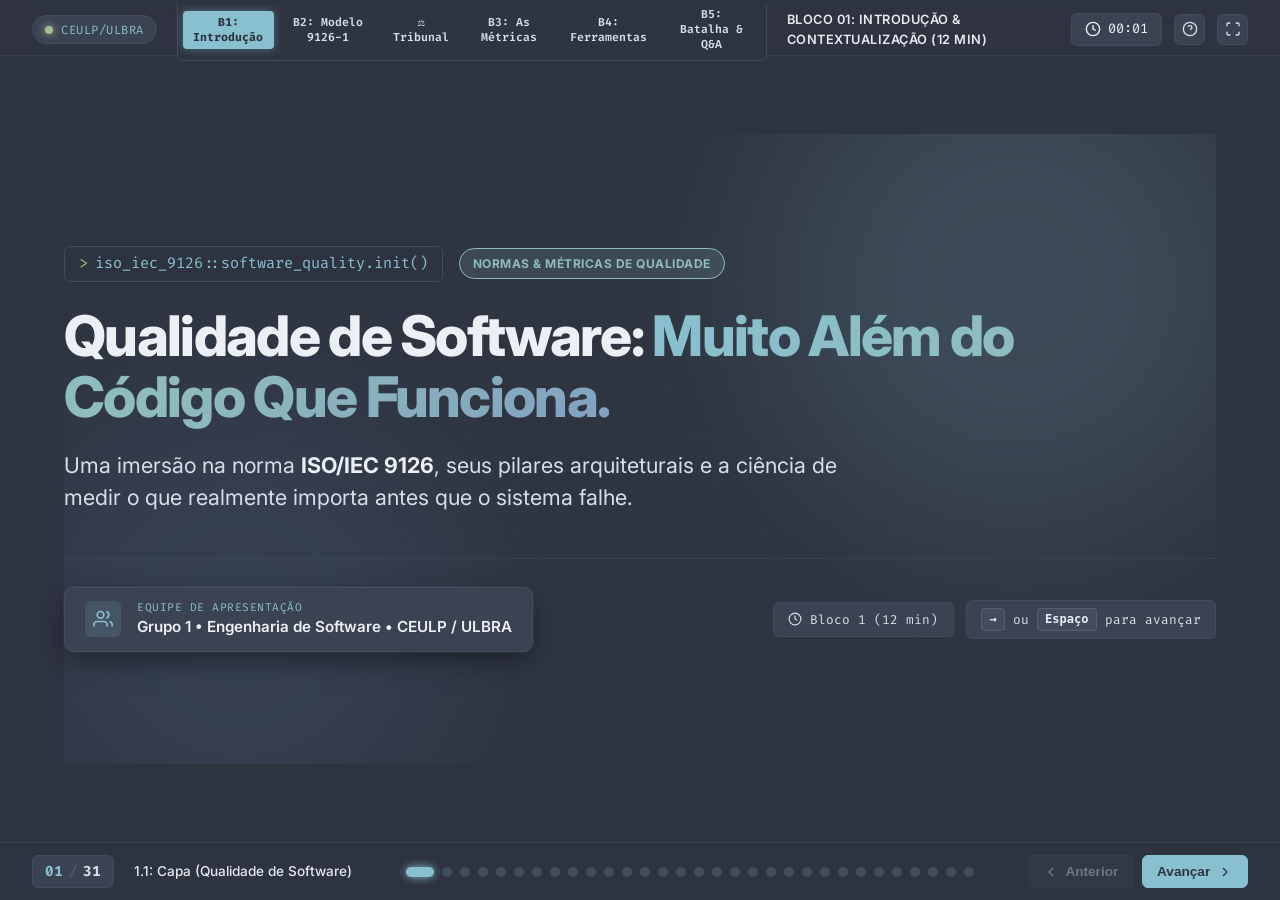
<file: index.html>
<!DOCTYPE html>
<html lang="pt-BR">
<head>
  <meta charset="UTF-8">
  <meta name="viewport" content="width=device-width, initial-scale=1.0">
  <title>ISO/IEC 9126 | Apresentação Interativa Completa (SPA)</title>
  
  <!-- Fontes Google: Inter e Fira Code -->
  <link rel="preconnect" href="https://fonts.googleapis.com">
  <link rel="preconnect" href="https://fonts.gstatic.com" crossorigin>
  <link href="https://fonts.googleapis.com/css2?family=Fira+Code:wght@400;500;600;700&family=Inter:wght@300;400;500;600;700;800&display=swap" rel="stylesheet">
  
  <link rel="stylesheet" href="css/style.css">
</head>
<body class="nord-theme" data-timer-limit="60">

  <!-- Barra de Progresso Superior -->
  <div class="progress-bar-container">
    <div class="progress-bar" id="progressBar"></div>
  </div>

  <!-- Cabeçalho de Status da Apresentação -->
  <header class="presentation-header">
    <div class="header-left">
      <div class="tech-badge">
        <span class="pulse-dot"></span>
        <span class="mono">CEULP/ULBRA</span>
      </div>
      <!-- Seletor Rápido de Blocos da SPA -->
      <nav class="block-nav" id="blockNav">
        <button class="block-nav-btn active" data-target-slide="1" title="Pular para o Bloco 1 (12 min)">B1: Introdução</button>
        <button class="block-nav-btn" data-target-slide="8" title="Pular para o Bloco 2 (15 min)">B2: Modelo 9126-1</button>
        <button class="block-nav-btn" data-target-slide="12" title="Pular para o Minigame: O Tribunal da Qualidade">⚖️ Tribunal</button>
        <button class="block-nav-btn" data-target-slide="19" title="Pular para o Bloco 3 (10 min)">B3: As Métricas</button>
        <button class="block-nav-btn" data-target-slide="23" title="Pular para o Bloco 4 (15 min)">B4: Ferramentas</button>
        <button class="block-nav-btn" data-target-slide="28" title="Pular para o Bloco 5 (10 min)">B5: Batalha &amp; Q&amp;A</button>
      </nav>
      <span class="block-indicator" id="blockIndicator">BLOCO 01: INTRODUÇÃO &amp; CONTEXTUALIZAÇÃO</span>
    </div>
    <div class="header-right">
      <div class="timer-widget" id="timerWidget" title="Clique para reiniciar o cronômetro">
        <svg class="icon" viewBox="0 0 24 24" fill="none" stroke="currentColor" stroke-width="2">
          <circle cx="12" cy="12" r="10"></circle>
          <polyline points="12 6 12 12 16 14"></polyline>
        </svg>
        <span class="mono" id="blockTimer">00:00</span>
      </div>
      <button class="icon-btn" id="btnHelp" title="Atalhos do Teclado (?)">
        <svg class="icon" viewBox="0 0 24 24" fill="none" stroke="currentColor" stroke-width="2">
          <circle cx="12" cy="12" r="10"></circle>
          <path d="M9.09 9a3 3 0 0 1 5.83 1c0 2-3 3-3 3"></path>
          <line x1="12" y1="17" x2="12.01" y2="17"></line>
        </svg>
      </button>
      <button class="icon-btn" id="btnFullscreen" title="Tela Cheia (F)">
        <svg class="icon" viewBox="0 0 24 24" fill="none" stroke="currentColor" stroke-width="2">
          <path d="M8 3H5a2 2 0 0 0-2 2v3m18 0V5a2 2 0 0 0-2-2h-3m0 18h3a2 2 0 0 0 2-2v-3M3 16v3a2 2 0 0 0 2 2h3"></path>
        </svg>
      </button>
    </div>
  </header>

  <!-- Container de Slides da SPA -->
  <main class="presentation-viewport">

    <!-- ========================================== -->
    <!-- SLIDE 1.1: CAPA & PROPÓSITO                -->
    <!-- ========================================== -->
    <section class="slide active" data-slide="1" data-block="1" id="slide-1" data-title="1.1: Capa (Qualidade de Software)">
      <div class="slide-content cover-layout">
        <div class="background-decorations">
          <div class="glow-orb orb-1"></div>
          <div class="glow-orb orb-2"></div>
          <div class="grid-overlay"></div>
        </div>

        <div class="cover-header">
          <span class="terminal-tag mono">
            <span class="prompt-sym">&gt;</span> iso_iec_9126::software_quality.init()
          </span>
          <span class="badge-accent">Normas &amp; Métricas de Qualidade</span>
        </div>

        <h1 class="cover-title">
          Qualidade de Software:
          <span class="gradient-text">Muito Além do Código Que Funciona.</span>
        </h1>

        <p class="cover-subtitle">
          Uma imersão na norma <strong>ISO/IEC 9126</strong>, seus pilares arquiteturais e a ciência de medir o que realmente importa antes que o sistema falhe.
        </p>

        <div class="cover-footer">
          <div class="team-card">
            <div class="team-icon">
              <svg viewBox="0 0 24 24" fill="none" stroke="currentColor" stroke-width="2">
                <path d="M17 21v-2a4 4 0 0 0-4-4H5a4 4 0 0 0-4 4v2"></path>
                <circle cx="9" cy="7" r="4"></circle>
                <path d="M23 21v-2a4 4 0 0 0-3-3.87"></path>
                <path d="M16 3.13a4 4 0 0 1 0 7.75"></path>
              </svg>
            </div>
            <div class="team-info">
              <span class="team-label">EQUIPE DE APRESENTAÇÃO</span>
              <span class="team-names">Grupo 1 • Engenharia de Software • CEULP / ULBRA</span>
            </div>
          </div>

          <div class="slide-meta-pills">
            <span class="meta-pill mono">
              <svg class="icon-inline" viewBox="0 0 24 24" fill="none" stroke="currentColor" stroke-width="2">
                <circle cx="12" cy="12" r="10"></circle>
                <polyline points="12 6 12 12 16 14"></polyline>
              </svg>
              Bloco 1 (12 min)
            </span>
            <span class="meta-pill mono">
              <kbd class="key-hint">→</kbd> ou <kbd class="key-hint">Espaço</kbd> para avançar
            </span>
          </div>
        </div>
      </div>
    </section>
    <!-- ========================================== -->
    <!-- SLIDE 1.2: QUEBRA-GELO INTERATIVO          -->
    <!-- ========================================== -->
    <section class="slide" data-slide="2" data-block="1" id="slide-2" data-title="1.2: Sensibilização (O Portal Acadêmico)">
      <div class="slide-content split-layout">
        <div class="slide-text-side">
          <div class="section-tag mono">
            <span class="accent-dot"></span> 01.2 // QUEBRA-GELO &amp; REALIDADE
          </div>
          <h2 class="slide-heading">
            "Mas professor... <br>
            <span class="gradient-text-warn">na minha máquina funcionava!"</span>
          </h2>
          <p class="slide-lead">
            Pergunta rápida para a turma:
          </p>
          <div class="question-callout">
            <p>
              Quem aqui já tentou enviar um trabalho no portal acadêmico às <strong>23:58 do último dia de prazo</strong> e viu a tela girar infinitamente até cair?
            </p>
          </div>

          <!-- Ponte de Transição para o Caso Ariane 5 -->
          <div class="bridge-callout-card">
            <div class="bc-header">
              <span class="bc-tag mono"><span class="accent-dot"></span> REFLEXÃO // DO INCÔMODO AO DESASTRE</span>
            </div>
            <p class="bc-lead">
              Para nós, a queda de um sistema no dia a dia gera estresse, ansiedade e uma entrega de trabalho atrasada...
            </p>
            <div class="bc-contrast">
              <span class="bc-icon">⚠️</span>
              <p class="bc-question">
                Mas o que acontece quando a falha de software <strong>vai além da nossa frustração</strong> e se transforma em um prejuízo financeiro colossal ou em risco direto a vidas?
              </p>
            </div>
            <div class="bc-next-hint mono">
              <span>➔ A seguir: quando uma conversão de dados destruiu um foguete de US$ 370 milhões em 37 segundos</span>
            </div>
          </div>

          <div class="insight-pill">
            <span class="insight-icon">💡</span>
            <div class="insight-text">
              <strong>O Paradoxo da Engenharia:</strong> O código compila e passa nos testes do desenvolvedor, mas colapsa no ambiente real — provando que "funcionar na minha máquina" é o oposto de ter qualidade de software.
            </div>
          </div>
        </div>

        <div class="slide-visual-side">
          <!-- Mockup de Navegador com Erro de Sistema -->
          <div class="browser-mockup">
            <div class="browser-chrome">
              <div class="browser-dots">
                <span class="dot dot-red"></span>
                <span class="dot dot-yellow"></span>
                <span class="dot dot-green"></span>
              </div>
              <div class="browser-url-bar mono">
                <span class="lock-icon">⚠️</span>
                <span class="url-text">https://portal.universidade.edu.br/aluno/entrega-final</span>
              </div>
              <div class="browser-menu">⋮</div>
            </div>

            <div class="browser-viewport error-screen">
              <div class="error-badge mono">HTTP 504 GATEWAY TIMEOUT</div>
              <div class="error-icon-box">
                <svg viewBox="0 0 24 24" fill="none" stroke="currentColor" stroke-width="1.5" class="server-crash-icon">
                  <rect x="2" y="2" width="20" height="8" rx="2" ry="2"></rect>
                  <rect x="2" y="14" width="20" height="8" rx="2" ry="2"></rect>
                  <line x1="6" y1="6" x2="6.01" y2="6"></line>
                  <line x1="6" y1="18" x2="6.01" y2="18"></line>
                  <line x1="12" y1="10" x2="12" y2="14" stroke-dasharray="2 2"></line>
                  <line x1="10" y1="12" x2="14" y2="12"></line>
                </svg>
              </div>
              <h3 class="error-title">Serviço Temporariamente Indisponível</h3>
              <p class="error-desc mono">
                O servidor da aplicação não respondeu a tempo.<br>
                A conexão com o pool de banco de dados esgotou (MaxConnections=150 excedido).
              </p>

              <div class="terminal-log-box mono">
                <div class="log-line text-dim">[23:58:14.204] POST /api/submissions - 400 requests/sec</div>
                <div class="log-line text-warn">[23:58:15.011] WARN: HikariPool-1 - Connection is not available</div>
                <div class="log-line text-danger">[23:58:17.892] FATAL: Thread pool exhaustion. Latency &gt; 30.000ms</div>
                <div class="log-line text-cursor">&gt; System halted waiting for GC...<span class="blink">_</span></div>
              </div>
            </div>
          </div>
        </div>
      </div>
    </section>
    <!-- ========================================== -->
    <!-- SLIDE 1.3: O CUSTO DA FALHA (ARIANE 5)     -->
    <!-- ========================================== -->
    <section class="slide" data-slide="3" data-block="1" id="slide-3" data-title="1.3: O Custo da Falha (Ariane 5 - US$ 370M)">
      <div class="slide-content">
        <div class="slide-top-header">
          <div class="section-tag mono">
            <span class="accent-dot danger"></span> 01.3 // O IMPACTO REAL DA QUALIDADE
          </div>
          <h2 class="slide-heading slim">
            O Custo da Falha: <span class="gradient-text-danger">37 Segundos e US$ 370 Milhões</span>
          </h2>
          <p class="slide-lead tight">
            O caso histórico do <strong>Voo 501 do foguete Ariane 5</strong> (04/06/1996) — um dos desastres de software mais caros da história da computação.
          </p>
        </div>

        <div class="ariane-integrated-grid">
          <!-- Coluna 1: Imagem da Explosão e Prejuízo -->
          <div class="ariane-media-card">
            <div class="ariane-img-box">
              <img class="zoomable" src="assets/images/Ariane_501_explosion.webp" alt="Explosão do voo 501 do foguete Ariane 5" title="Clique para ampliar">
              <span class="ariane-img-stamp mono">04/06/1996 • VOO 501</span>
            </div>
            <div class="ariane-caption mono">
              Destroços caindo após a autodestruição do voo 501 do Ariane, em 4 de junho de 1996.
            </div>
            <div class="ariane-loss-banner">
              <span class="ariane-loss-label mono">PREJUÍZO DIRETO DE SOFTWARE</span>
              <div class="ariane-loss-val gradient-text-danger">US$ 370M</div>
              <span class="ariane-loss-sub">Destruição completa 37 segundos após a decolagem</span>
            </div>
          </div>

          <!-- Coluna 2: Análise Técnica do Overflow e Timeline -->
          <div class="code-analysis-card">
            <div class="card-bar">
              <span class="mono card-title">
                <svg class="icon-inline" viewBox="0 0 24 24" fill="none" stroke="currentColor" stroke-width="2">
                  <polyline points="16 18 22 12 16 6"></polyline>
                  <polyline points="8 6 2 12 8 18"></polyline>
                </svg>
                ariane5_guidance.ada (Causa Raiz do Bug)
              </span>
              <span class="badge-lang mono">ADA-83</span>
            </div>

            <div class="code-snippet mono">
              <div class="code-line"><span class="line-num">01</span> <span class="c-comment">-- Módulo reutilizado do Ariane 4 (cálculo de velocidade horizontal)</span></div>
              <div class="code-line"><span class="line-num">02</span> <span class="c-type">declare</span></div>
              <div class="code-line"><span class="line-num">03</span>   Horizontal_Bias_64 : <span class="c-type">Float_64</span>;  <span class="c-comment">-- Ariane 5 atingia trajetórias 5x mais rápidas!</span></div>
              <div class="code-line"><span class="line-num">04</span>   Raw_Steering_16    : <span class="c-type">Integer_16</span>; <span class="c-comment">-- Intervalo máximo: -32.768 a +32.767</span></div>
              <div class="code-line"><span class="line-num">05</span> <span class="c-type">begin</span></div>
              <div class="code-line"><span class="line-num">06</span>   Horizontal_Bias_64 := Read_Inertial_Sensors(); <span class="c-comment">-- Valor retornado: 36.182,5</span></div>
              <div class="code-line error-highlight"><span class="line-num">07</span>   Raw_Steering_16    := <span class="c-func">Integer_16</span>(Horizontal_Bias_64); <span class="c-boom">💥 OVERFLOW EXCEPTION!</span></div>
              <div class="code-line"><span class="line-num">08</span>   <span class="c-comment">-- ⚠️ Proteção de overflow foi removida para "economizar CPU" no foguete anterior!</span></div>
            </div>

            <div class="takeaway-box">
              <div class="takeaway-header mono">
                <span class="takeaway-icon">🎯</span> LIÇÃO PARA A ENGENHARIA DE SOFTWARE
              </div>
              <p>
                O código funcionava perfeitamente no Ariane 4, mas falhou catastroficamente em <strong>Portabilidade</strong>, <strong>Confiabilidade</strong> e <strong>Análise de Limites</strong>. Qualidade não é binária ("funciona ou não"): exige métricas rigorosas de limites e tolerância a falhas.
              </p>
            </div>
          </div>
        </div>
      </div>
    </section>
    <!-- ========================================== -->
    <!-- SLIDE 1.4: CONCEITO: MODELO DE QUALIDADE   -->
    <!-- ========================================== -->
    <section class="slide" data-slide="4" data-block="1" id="slide-4" data-title="1.4: O que é um 'Modelo de Qualidade'?">
      <div class="slide-content">
        <div class="slide-top-header">
          <div class="section-tag mono">
            <span class="accent-dot"></span> 01.4 // FUNDAMENTAÇÃO
          </div>
          <h2 class="slide-heading slim">
            O que é um <span class="gradient-text">"Modelo de Qualidade"</span>?
          </h2>
          <p class="slide-lead tight">
            Não basta dizer que o software é "bom". <strong>Afinal, o que é qualidade para cada um?</strong>
          </p>
        </div>

        <div class="model-layout">
          <div class="who-col">
            <div class="who-card">
              <span class="who-ic">👩‍💻</span>
              <div>
                <span class="mono who-role">DESENVOLVEDOR</span>
                <strong>"Código limpo, sem débitos técnicos"</strong>
              </div>
            </div>

            <div class="who-card">
              <span class="who-ic">🧑‍💼</span>
              <div>
                <span class="mono who-role">CLIENTE / USUÁRIO</span>
                <strong>"Interface intuitiva e tela bonita"</strong>
              </div>
            </div>

            <div class="who-card">
              <span class="who-ic">🏢</span>
              <div>
                <span class="mono who-role">EMPRESA / GESTÃO</span>
                <strong>"Não cair e aguentar o Black Friday"</strong>
              </div>
            </div>

            <div class="who-sol mono">
              ➜ A ISO/IEC 9126 atua como um <strong>prisma padronizador</strong>: converte opiniões subjetivas em uma taxonomia objetiva e mensurável.
            </div>
          </div>

          <div class="pyramid">
            <div class="pyr-level pl-1">
              <strong>Qualidade Geral do Software</strong>
              <span class="mono">Conceito abstrato e global</span>
            </div>
            <div class="pyr-level pl-2">
              <strong>6 Características Fundamentais</strong>
              <span class="mono">Funcionalidade • Confiabilidade • Usabilidade • Eficiência • Manutenibilidade • Portabilidade</span>
            </div>
            <div class="pyr-level pl-3">
              <strong>Subcaracterísticas Específicas</strong>
              <span class="mono">Maturidade • Tolerância a Falhas • Inteligibilidade • Recuperabilidade…</span>
            </div>
            <div class="pyr-level pl-4">
              <strong>Métricas Mensuráveis e Objetivas</strong>
              <span class="mono">Tempo de resposta (ms) • Complexidade Ciclomática • MTBF • Cobertura (%)</span>
            </div>
          </div>
        </div>
      </div>
    </section>
    <!-- ========================================== -->
    <!-- SLIDE 1.5: CADEIA DE CAUSA E EFEITO        -->
    <!-- ========================================== -->
    <section class="slide" data-slide="5" data-block="1" id="slide-5" data-title="1.5: A Cadeia de Causa e Efeito da Qualidade">
      <div class="slide-content">
        <div class="slide-top-header">
          <div class="section-tag mono">
            <span class="accent-dot"></span> 01.5 // CADEIA DE QUALIDADE
          </div>
          <h2 class="slide-heading slim">
            Como a Qualidade <span class="gradient-text">Flui</span> na Prática?
          </h2>
          <p class="slide-lead tight">
            A norma estabelece uma relação direta de <strong>causa e efeito</strong> entre o processo de engenharia e o valor percebido pelo cliente.
          </p>
        </div>

        <div class="chain-flow">
          <div class="chain-item">
            <div class="chain-node cn-1">
              <span class="cn-tag mono">01 // ORIGEM</span>
              <span class="cn-ic">🛠️</span>
              <h3>Qualidade do Processo</h3>
              <p>Como a equipe trabalha: metodologias ágeis, revisões por pares, testes automatizados e integração contínua (CI/CD).</p>
            </div>
          </div>

          <div class="chain-arrow">
            <span class="mono">influencia</span>
            <span>➜</span>
          </div>

          <div class="chain-item">
            <div class="chain-node cn-2">
              <span class="cn-tag mono">02 // ISO/IEC 9126-3</span>
              <span class="cn-ic">📄</span>
              <h3>Qualidade Interna</h3>
              <p>Código-fonte limpo, baixo acoplamento, alta coesão e arquitetura modular e analisável.</p>
            </div>
          </div>

          <div class="chain-arrow">
            <span class="mono">gera</span>
            <span>➜</span>
          </div>

          <div class="chain-item">
            <div class="chain-node cn-3">
              <span class="cn-tag mono">03 // ISO/IEC 9126-2</span>
              <span class="cn-ic">⚙️</span>
              <h3>Qualidade Externa</h3>
              <p>Software estável, veloz e sem crashes durante a execução em ambiente de testes e homologação.</p>
            </div>
          </div>

          <div class="chain-arrow">
            <span class="mono">garante</span>
            <span>➜</span>
          </div>

          <div class="chain-item">
            <div class="chain-node cn-4">
              <span class="cn-tag mono">04 // ISO/IEC 9126-4</span>
              <span class="cn-ic">👤</span>
              <h3>Qualidade em Uso</h3>
              <p>Eficácia, segurança operacional e satisfação do usuário ao cumprir seus objetivos reais de negócio.</p>
            </div>
          </div>
        </div>

        <div class="chain-foot mono">
          💡 <strong>Regra de ouro:</strong> Entender essa cadeia é saber <em>onde, como e quando</em> aplicar cada tipo de métrica e teste.
        </div>
      </div>
    </section>
    <!-- ========================================== -->
    <!-- SLIDE 1.6: ESTRUTURA DA NORMA ISO/IEC 9126 -->
    <!-- ========================================== -->
    <section class="slide" data-slide="6" data-block="1" id="slide-6" data-title="1.6: Estrutura da Norma ISO/IEC 9126">
      <div class="slide-content">
        <div class="slide-top-header text-center">
          <div class="section-tag mono">
            <span class="accent-dot"></span> 01.6 // PADRONIZAÇÃO INTERNACIONAL
          </div>
          <h2 class="slide-heading">
            A Estrutura da <span class="gradient-text">ISO/IEC 9126</span>
          </h2>
          <p class="slide-lead max-w-lead">
            Para que engenheiros e clientes falem a mesma língua sobre o que é um "software bom", a norma foi organizada em <strong>4 partes complementares</strong>:
          </p>
        </div>

        <div class="quad-cards-grid">
          <!-- Parte 1 -->
          <div class="quad-card">
            <div class="quad-card-header">
              <span class="part-number mono">PARTE 01</span>
              <span class="quad-badge frost-1">ISO/IEC 9126-1</span>
            </div>
            <h3 class="quad-title">Modelo de Qualidade</h3>
            <p class="quad-desc">
              Define a árvore taxonômica central com <strong>6 características principais</strong> e 27 subcaracterísticas que determinam a qualidade do produto.
            </p>
            <div class="quad-tags">
              <span class="tag-chip">Funcionalidade</span>
              <span class="tag-chip">Confiabilidade</span>
              <span class="tag-chip">Usabilidade</span>
              <span class="tag-chip">Eficiência</span>
              <span class="tag-chip">Manutenibilidade</span>
              <span class="tag-chip">Portabilidade</span>
            </div>
            <div class="quad-footer mono">
              <span>Foco: <strong>Classificação Teórica</strong></span>
            </div>
          </div>

          <!-- Parte 2 -->
          <div class="quad-card">
            <div class="quad-card-header">
              <span class="part-number mono">PARTE 02</span>
              <span class="quad-badge frost-2">ISO/IEC 9126-2</span>
            </div>
            <h3 class="quad-title">Métricas Externas</h3>
            <p class="quad-desc">
              Avaliam o comportamento do software enquanto ele está <strong>em execução</strong> (runtime), interagindo com o ambiente e com os testadores.
            </p>
            <div class="quad-tags">
              <span class="tag-chip">Tempo de Resposta (ms)</span>
              <span class="tag-chip">Vazão (Throughput)</span>
              <span class="tag-chip">Taxa de Falhas (MTBF)</span>
              <span class="tag-chip">Consumo de Memória</span>
            </div>
            <div class="quad-footer mono">
              <span>Foco: <strong>Caixa-Preta (Dinâmica)</strong></span>
            </div>
          </div>

          <!-- Parte 3 -->
          <div class="quad-card">
            <div class="quad-card-header">
              <span class="part-number mono">PARTE 03</span>
              <span class="quad-badge frost-3">ISO/IEC 9126-3</span>
            </div>
            <h3 class="quad-title">Métricas Internas</h3>
            <p class="quad-desc">
              Métricas estáticas aplicadas diretamente nos <strong>artefatos intermediários</strong>: código-fonte, diagramas e documentação de arquitetura.
            </p>
            <div class="quad-tags">
              <span class="tag-chip">Complexidade Ciclomática</span>
              <span class="tag-chip">Linhas de Código (LOC)</span>
              <span class="tag-chip">Acoplamento &amp; Coesão</span>
              <span class="tag-chip">Duplicação de Código</span>
            </div>
            <div class="quad-footer mono">
              <span>Foco: <strong>Caixa-Branca (Estática)</strong></span>
            </div>
          </div>

          <!-- Parte 4 -->
          <div class="quad-card">
            <div class="quad-card-header">
              <span class="part-number mono">PARTE 04</span>
              <span class="quad-badge frost-4">ISO/IEC 9126-4</span>
            </div>
            <h3 class="quad-title">Qualidade em Uso</h3>
            <p class="quad-desc">
              Mede a percepção do <strong>usuário final em seu ambiente real</strong> ao tentar atingir objetivos específicos de trabalho.
            </p>
            <div class="quad-tags">
              <span class="tag-chip">Eficácia (Conclusão)</span>
              <span class="tag-chip">Produtividade no Trabalho</span>
              <span class="tag-chip">Segurança Operacional</span>
              <span class="tag-chip">Satisfação Subjetiva</span>
            </div>
            <div class="quad-footer mono">
              <span>Foco: <strong>Impacto no Negócio/Usuário</strong></span>
            </div>
          </div>
        </div>
      </div>
    </section>
    <!-- ========================================== -->
    <!-- SLIDE 1.7: EVOLUÇÃO (ISO 9126 -> ISO 25010)-->
    <!-- ========================================== -->
    <section class="slide" data-slide="7" data-block="1" id="slide-7" data-title="1.7: Evolução (Da ISO 9126 para ISO 25010)">
      <div class="slide-content">
        <div class="slide-top-header">
          <div class="section-tag mono">
            <span class="accent-dot"></span> 01.7 // LINHA DO TEMPO &amp; EVOLUÇÃO
          </div>
          <h2 class="slide-heading">
            Evolução Histórica: <span class="gradient-text">Da ISO 9126 à ISO/IEC 25010</span>
          </h2>
          <p class="slide-lead">
            A ISO 9126 foi tão bem-sucedida que se transformou na espinha dorsal da moderna família <strong>SQuaRE</strong> (<em>Software Product Quality Requirements and Evaluation</em>).
          </p>
        </div>

        <div class="evolution-container">
          <div class="evolution-timeline">
            <div class="timeline-node">
              <div class="node-year mono">1991</div>
              <div class="node-content">
                <span class="node-badge mono">PRIMEIRA EDIÇÃO</span>
                <h4 class="node-title">ISO/IEC 9126:1991</h4>
                <p>Primeira formalização internacional dos 6 pilares de qualidade de software.</p>
              </div>
            </div>

            <div class="timeline-connector">
              <div class="pulse-line"></div>
            </div>

            <div class="timeline-node current">
              <div class="node-year mono">2001 - 2004</div>
              <div class="node-content">
                <span class="node-badge mono highlight">DIVISÃO EM 4 PARTES</span>
                <h4 class="node-title">ISO/IEC 9126-1, 2, 3, 4</h4>
                <p>Separação clara entre modelo conceitual, métricas internas, externas e em uso.</p>
              </div>
            </div>

            <div class="timeline-connector">
              <div class="pulse-line"></div>
            </div>

            <div class="timeline-node future">
              <div class="node-year mono">2011 - Hoje</div>
              <div class="node-content">
                <span class="node-badge mono">ATUAL SQuARE</span>
                <h4 class="node-title">ISO/IEC 25010</h4>
                <p>Evolução com 8 características, promovendo Segurança e Compatibilidade a pilares de primeiro nível.</p>
              </div>
            </div>
          </div>

          <div class="comparison-card">
            <div class="comparison-header">
              <span class="mono header-tag">// O QUE MUDOU NA TRANSIÇÃO?</span>
            </div>
            <div class="comparison-grid">
              <div class="comp-col">
                <span class="comp-title mono text-dim">ISO/IEC 9126 (6 Características)</span>
                <ul class="comp-list">
                  <li>• Funcionalidade (segurança era apenas subitem)</li>
                  <li>• Confiabilidade</li>
                  <li>• Usabilidade</li>
                  <li>• Eficiência</li>
                  <li>• Manutenibilidade</li>
                  <li>• Portabilidade</li>
                </ul>
              </div>
              <div class="comp-arrow">
                <span>➜</span>
              </div>
              <div class="comp-col highlight-col">
                <span class="comp-title mono text-frost">ISO/IEC 25010 (8 Características)</span>
                <ul class="comp-list">
                  <li>• Adequação Funcional</li>
                  <li>• Confiabilidade &amp; Desempenho</li>
                  <li>• Usabilidade &amp; Manutenibilidade</li>
                  <li>• Portabilidade</li>
                  <li class="new-pill">★ <strong>Segurança</strong> (elevada a pilar autônomo)</li>
                  <li class="new-pill">★ <strong>Compatibilidade / Interoperabilidade</strong></li>
                </ul>
              </div>
            </div>
          </div>
        </div>

        <div class="next-block-teaser">
          <div class="teaser-left">
            <span class="teaser-badge mono">PRÓXIMO BLOCO</span>
            <span class="teaser-title">Bloco 2: Mergulho nas 6 Características da ISO 9126-1</span>
          </div>
          <button class="teaser-btn" onclick="goToSlide(8)">
            <span>Iniciar Bloco 2</span>
            <svg viewBox="0 0 24 24" fill="none" stroke="currentColor" stroke-width="2" class="icon-inline">
              <line x1="5" y1="12" x2="19" y2="12"></line>
              <polyline points="12 5 19 12 12 19"></polyline>
            </svg>
          </button>
        </div>
      </div>
    </section>
    <!-- ========================================== -->
    <!-- SLIDE 2.1: FUNCIONALIDADE & CONFIABILIDADE -->
    <!-- ========================================== -->
    <section class="slide" data-slide="8" data-block="2" id="slide-8" data-title="2.1: Funcionalidade &amp; Confiabilidade">
      <div class="slide-content">
        <div class="slide-top-header">
          <div class="section-tag mono"><span class="accent-dot"></span> 02.1 // FUNCIONALIDADE &amp; CONFIABILIDADE</div>
          <h2 class="slide-heading slim">Faz o que deve… e <span class="gradient-text">continua no ar?</span></h2>
        </div>
        <div class="char-grid">
          <article class="char-card c-frost">
            <div class="char-head">
              <span class="char-icon">🎯</span>
              <div>
                <span class="char-iso mono">CARACTERÍSTICA 01</span>
                <h3 class="char-name">Funcionalidade</h3>
              </div>
            </div>
            <div class="char-question mono">&gt; O sistema faz o que deve?</div>
            <p class="char-def">Capacidade de prover funções que satisfaçam as necessidades <strong>declaradas e implícitas</strong> do usuário.</p>
            <span class="sub-label mono">// SUBCARACTERÍSTICAS</span>
            <ul class="sub-list">
              <li class="sub-item"><span class="sub-name">Adequação</span><span class="sub-desc">Funções apropriadas para a tarefa</span></li>
              <li class="sub-item"><span class="sub-name">Acurácia</span><span class="sub-desc">Precisão dos resultados</span></li>
              <li class="sub-item"><span class="sub-name">Interoperabilidade</span><span class="sub-desc">Capacidade de interagir com outros sistemas</span></li>
              <li class="sub-item"><span class="sub-name">Segurança</span><span class="sub-desc">Proteção de dados e acessos</span></li>
              <li class="sub-item"><span class="sub-name">Conformidade</span><span class="sub-desc">Aderência a normas e leis</span></li>
            </ul>
          </article>
          <article class="char-card c-aurora">
            <div class="char-head">
              <span class="char-icon">🛡️</span>
              <div>
                <span class="char-iso mono">CARACTERÍSTICA 02</span>
                <h3 class="char-name">Confiabilidade</h3>
              </div>
            </div>
            <div class="char-question mono">&gt; Ele se mantém no ar sem falhas?</div>
            <p class="char-def">Capacidade de manter seu <strong>nível de desempenho</strong> sob condições especificadas.</p>
            <span class="sub-label mono">// SUBCARACTERÍSTICAS</span>
            <ul class="sub-list">
              <li class="sub-item"><span class="sub-name">Maturidade</span><span class="sub-desc">Evitar falhas no decorrer do tempo</span></li>
              <li class="sub-item"><span class="sub-name">Tolerância a Falhas</span><span class="sub-desc">Manter o desempenho mesmo na presença de defeitos</span></li>
              <li class="sub-item"><span class="sub-name">Recuperabilidade</span><span class="sub-desc">Restabelecer operação e dados após uma falha</span></li>
              <li class="sub-item"><span class="sub-name">Conformidade</span><span class="sub-desc">Aderência a normas e padrões</span></li>
            </ul>
          </article>
        </div>
      </div>
    </section>
    <!-- ========================================== -->
    <!-- SLIDE 2.2: USABILIDADE & EFICIÊNCIA        -->
    <!-- ========================================== -->
    <section class="slide" data-slide="9" data-block="2" id="slide-9" data-title="2.2: Usabilidade &amp; Eficiência">
      <div class="slide-content">
        <div class="slide-top-header">
          <div class="section-tag mono"><span class="accent-dot"></span> 02.2 // USABILIDADE &amp; EFICIÊNCIA</div>
          <h2 class="slide-heading slim">É fácil de usar… e <span class="gradient-text">rápido de verdade?</span></h2>
        </div>
        <div class="char-grid">
          <article class="char-card c-teal">
            <div class="char-head">
              <span class="char-icon">🧭</span>
              <div>
                <span class="char-iso mono">CARACTERÍSTICA 03</span>
                <h3 class="char-name">Usabilidade</h3>
              </div>
            </div>
            <div class="char-question mono">&gt; É fácil de usar?</div>
            <p class="char-def">Capacidade de ser <strong>compreendido, aprendido, operado</strong> e ser atraente ao usuário.</p>
            <span class="sub-label mono">// SUBCARACTERÍSTICAS</span>
            <ul class="sub-list">
              <li class="sub-item"><span class="sub-name">Inteligibilidade</span><span class="sub-desc">Entender se e como serve à tarefa</span></li>
              <li class="sub-item"><span class="sub-name">Apreensibilidade</span><span class="sub-desc">Facilidade de aprendizado pelo usuário</span></li>
              <li class="sub-item"><span class="sub-name">Operacionalidade</span><span class="sub-desc">Facilidade de controle e operação</span></li>
              <li class="sub-item"><span class="sub-name">Proteção frente a erros</span><span class="sub-desc">Prevenir erros involuntários do usuário</span></li>
              <li class="sub-item"><span class="sub-name">Estética / Atratividade</span><span class="sub-desc">Interface agradável e consistente</span></li>
              <li class="sub-item"><span class="sub-name">Acessibilidade</span><span class="sub-desc">Uso por todos os perfis e necessidades</span></li>
              <li class="sub-item"><span class="sub-name">Conformidade</span><span class="sub-desc">Aderência a normas de usabilidade</span></li>
            </ul>
          </article>
          <article class="char-card c-purple">
            <div class="char-head">
              <span class="char-icon">⚡</span>
              <div>
                <span class="char-iso mono">CARACTERÍSTICA 04</span>
                <h3 class="char-name">Eficiência</h3>
              </div>
            </div>
            <div class="char-question mono">&gt; Consome muita RAM/CPU ou responde rápido?</div>
            <p class="char-def">Relação entre o <strong>nível de desempenho</strong>, o tempo de execução e os recursos consumidos.</p>
            <span class="sub-label mono">// SUBCARACTERÍSTICAS</span>
            <ul class="sub-list">
              <li class="sub-item"><span class="sub-name">Comportamento no Tempo</span><span class="sub-desc">Tempos de resposta, processamento e latência</span></li>
              <li class="sub-item"><span class="sub-name">Utilização de Recursos</span><span class="sub-desc">Memória, processador e rede utilizados</span></li>
              <li class="sub-item"><span class="sub-name">Conformidade</span><span class="sub-desc">Aderência a normas de desempenho</span></li>
            </ul>
          </article>
        </div>
      </div>
    </section>
    <!-- ========================================== -->
    <!-- SLIDE 2.3: MANUTENIBILIDADE & PORTABILIDADE-->
    <!-- ========================================== -->
    <section class="slide" data-slide="10" data-block="2" id="slide-10" data-title="2.3: Manutenibilidade &amp; Portabilidade">
      <div class="slide-content">
        <div class="slide-top-header">
          <div class="section-tag mono"><span class="accent-dot"></span> 02.3 // MANUTENIBILIDADE &amp; PORTABILIDADE</div>
          <h2 class="slide-heading slim">Código limpo… e <span class="gradient-text">roda em qualquer lugar?</span></h2>
        </div>
        <div class="char-grid">
          <article class="char-card c-blue">
            <div class="char-head">
              <span class="char-icon">🛠️</span>
              <div>
                <span class="char-iso mono">CARACTERÍSTICA 05</span>
                <h3 class="char-name">Manutenibilidade</h3>
              </div>
            </div>
            <div class="char-question mono">&gt; O código é limpo para refatoração e testes?</div>
            <p class="char-def">Facilidade com que o software pode ser <strong>modificado</strong>, seja para correção, melhoria ou adaptação.</p>
            <span class="sub-label mono">// SUBCARACTERÍSTICAS</span>
            <ul class="sub-list">
              <li class="sub-item"><span class="sub-name">Analisabilidade</span><span class="sub-desc">Facilidade para diagnosticar causas de falhas</span></li>
              <li class="sub-item"><span class="sub-name">Modificabilidade</span><span class="sub-desc">Facilidade para alterar o código com segurança</span></li>
              <li class="sub-item"><span class="sub-name">Estabilidade</span><span class="sub-desc">Evitar efeitos colaterais indesejados pós-alteração</span></li>
              <li class="sub-item"><span class="sub-name">Testabilidade</span><span class="sub-desc">Facilidade para validar e testar as mudanças</span></li>
              <li class="sub-item"><span class="sub-name">Conformidade</span><span class="sub-desc">Aderência a padrões de codificação</span></li>
            </ul>
          </article>
          <article class="char-card c-green">
            <div class="char-head">
              <span class="char-icon">📦</span>
              <div>
                <span class="char-iso mono">CARACTERÍSTICA 06</span>
                <h3 class="char-name">Portabilidade</h3>
              </div>
            </div>
            <div class="char-question mono">&gt; Roda em qualquer SO ou infraestrutura?</div>
            <p class="char-def">Capacidade do sistema de ser <strong>transferido</strong> entre diferentes ambientes (SO, hardware, banco de dados).</p>
            <span class="sub-label mono">// SUBCARACTERÍSTICAS</span>
            <ul class="sub-list">
              <li class="sub-item"><span class="sub-name">Adaptabilidade</span><span class="sub-desc">Adaptar-se a novos ambientes sem refazer código</span></li>
              <li class="sub-item"><span class="sub-name">Capacidade de Instalação</span><span class="sub-desc">Facilidade de implantação e setup</span></li>
              <li class="sub-item"><span class="sub-name">Coexistência</span><span class="sub-desc">Conviver com outros softwares no mesmo ambiente</span></li>
              <li class="sub-item"><span class="sub-name">Capacidade para Substituir</span><span class="sub-desc">Substituir outro produto mantendo funções</span></li>
              <li class="sub-item"><span class="sub-name">Conformidade</span><span class="sub-desc">Aderência a normas de portabilidade</span></li>
            </ul>
          </article>
        </div>
      </div>
    </section>
    <!-- ========================================== -->
    <!-- SLIDE 2.4: TRADE-OFFS DE QUALIDADE         -->
    <!-- ========================================== -->
    <section class="slide" data-slide="11" data-block="2" id="slide-11" data-title="2.4: Trade-offs de Qualidade (O Dilema da Engenharia)">
      <div class="slide-content">
        <div class="slide-top-header">
          <div class="section-tag mono">
            <span class="accent-dot"></span> 02.4 // O DILEMA DA ENGENHARIA: TRADE-OFFS
          </div>
          <h2 class="slide-heading slim">
            O Dilema da Engenharia: <span class="gradient-text-warn">Trade-offs de Qualidade</span>
          </h2>
          <p class="slide-lead tight">
            Nenhum software consegue nota máxima nas 6 características simultaneamente: <strong>qualidade é a arte de escolher concessões conscientes.</strong>
          </p>
        </div>

        <div class="tradeoff-grid">
          <!-- Conflito 1 -->
          <div class="tradeoff-card">
            <div class="to-head">
              <span class="to-tag mono">CONFLITO 01</span>
              <span class="to-icon">🔐 vs ⚡</span>
            </div>
            <h3>Segurança vs. Eficiência</h3>
            <p class="to-conflito">
              Criptografia pesada (AES-256), hashing e autenticação multifator contínua aumentam a <strong>latência</strong> e o consumo de <strong>processamento (CPU)</strong>.
            </p>
            <div class="to-exemplo mono">
              <strong>Exemplo:</strong> Um banco digital prioriza Segurança; um game multiplayer prioriza latência ultrabaixa.
            </div>
          </div>

          <!-- Conflito 2 -->
          <div class="tradeoff-card">
            <div class="to-head">
              <span class="to-tag mono">CONFLITO 02</span>
              <span class="to-icon">📦 vs ⚡</span>
            </div>
            <h3>Portabilidade vs. Eficiência</h3>
            <p class="to-conflito">
              Camadas de abstração e runtimes multiplataforma (Electron, Java VM, contêineres) elevam drasticamente o consumo de <strong>memória RAM</strong> frente a binários nativos.
            </p>
            <div class="to-exemplo mono">
              <strong>Exemplo:</strong> VS Code (Electron/JS) vs. Vim/Sublime Text (C++ nativo compilado direto na máquina).
            </div>
          </div>

          <!-- Conflito 3 -->
          <div class="tradeoff-card">
            <div class="to-head">
              <span class="to-tag mono">CONFLITO 03</span>
              <span class="to-icon">🛠️ vs 🏎️</span>
            </div>
            <h3>Manutenibilidade vs. Eficiência (Velocidade)</h3>
            <p class="to-conflito">
              Dividir o sistema em classes, módulos e camadas deixa o código fácil de manter, mas adiciona <strong>mais chamadas e tempo de processamento</strong>.
            </p>
            <div class="to-exemplo mono">
              <strong>Exemplo:</strong> Um código direto sem camadas roda mais rápido, mas vira um pesadelo para outro desenvolvedor entender e corrigir no futuro.
            </div>
          </div>

          <!-- Conflito 4 -->
          <div class="tradeoff-card">
            <div class="to-head">
              <span class="to-tag mono">CONFLITO 04</span>
              <span class="to-icon">🧭 vs 🛡️</span>
            </div>
            <h3>Usabilidade vs. Confiabilidade / Segurança</h3>
            <p class="to-conflito">
              Interfaces com fluxos "1 clique" sem confirmações aumentam a agilidade, mas elevam o risco de <strong>ações acidentais irreversíveis</strong> do usuário.
            </p>
            <div class="to-exemplo mono">
              <strong>Exemplo:</strong> Deletar uma base de produção exige atrito intencional (digitar o nome da instância antes de confirmar).
            </div>
          </div>
        </div>

        <div class="tradeoff-summary-banner mono">
          <span>⚖️</span>
          <div>
            <strong>Maturidade de Engenharia:</strong> Não existe "software perfeito em tudo". Projetar com qualidade é estabelecer um <em>Perfil de Requisitos</em> consciente para o propósito do negócio.
          </div>
        </div>
      </div>
    </section>
    <!-- ========================================== -->
    <!-- SLIDE 12: MINIGAME - ABERTURA TRIBUNAL     -->
    <!-- ========================================== -->
    <section class="slide" data-slide="12" data-block="tribunal" id="slide-12" data-title="Minigame: O Tribunal da Qualidade (Abertura)">
      <div class="slide-content tribunal-intro-layout">
        <div class="tribunal-badge-main mono">⚖️ MINIGAME INTERATIVO // BATALHA DOS 5 GRUPOS</div>
        <h1 class="tribunal-title-main">O Tribunal da Qualidade</h1>
        <p class="tribunal-intro-sub">
          Os <strong>5 Grupos da turma (Grupo 2 ao Grupo 6)</strong> atuarão como bancadas de acusação técnica da computação.<br>
          Analisaremos 5 casos reais cometidos contra a engenharia de software. O grupo que diagnosticar a característica violada da ISO 9126 primeiro marca ponto!
        </p>

        <!-- Placar Central Hero: 5 Grupos (Grupo 2 ao 6) -->
        <div class="tribunal-scoreboard-hero-5">
          <div class="bench-card bench-g2">
            <span class="bench-tag mono">BANCADA 01</span>
            <span class="bench-name">🏛️ GRUPO 2</span>
            <span class="bench-score" id="heroScoreG2">0</span>
            <div class="bench-btns">
              <button class="bench-btn" onclick="addTribunalScore(2, 1)">+1 Ponto</button>
              <button class="bench-btn minus" onclick="addTribunalScore(2, -1)">-1</button>
            </div>
          </div>

          <div class="bench-card bench-g3">
            <span class="bench-tag mono">BANCADA 02</span>
            <span class="bench-name">🏛️ GRUPO 3</span>
            <span class="bench-score" id="heroScoreG3">0</span>
            <div class="bench-btns">
              <button class="bench-btn" onclick="addTribunalScore(3, 1)">+1 Ponto</button>
              <button class="bench-btn minus" onclick="addTribunalScore(3, -1)">-1</button>
            </div>
          </div>

          <div class="bench-card bench-g4">
            <span class="bench-tag mono">BANCADA 03</span>
            <span class="bench-name">🏛️ GRUPO 4</span>
            <span class="bench-score" id="heroScoreG4">0</span>
            <div class="bench-btns">
              <button class="bench-btn" onclick="addTribunalScore(4, 1)">+1 Ponto</button>
              <button class="bench-btn minus" onclick="addTribunalScore(4, -1)">-1</button>
            </div>
          </div>

          <div class="bench-card bench-g5">
            <span class="bench-tag mono">BANCADA 04</span>
            <span class="bench-name">🏛️ GRUPO 5</span>
            <span class="bench-score" id="heroScoreG5">0</span>
            <div class="bench-btns">
              <button class="bench-btn" onclick="addTribunalScore(5, 1)">+1 Ponto</button>
              <button class="bench-btn minus" onclick="addTribunalScore(5, -1)">-1</button>
            </div>
          </div>

          <div class="bench-card bench-g6">
            <span class="bench-tag mono">BANCADA 05</span>
            <span class="bench-name">🏛️ GRUPO 6</span>
            <span class="bench-score" id="heroScoreG6">0</span>
            <div class="bench-btns">
              <button class="bench-btn" onclick="addTribunalScore(6, 1)">+1 Ponto</button>
              <button class="bench-btn minus" onclick="addTribunalScore(6, -1)">-1</button>
            </div>
          </div>
        </div>

        <div style="margin-top: 1.8rem;">
          <button class="poll-button" onclick="goToSlide(13)">
            <span>Começar o Julgamento • Rodada 1</span>
            <svg viewBox="0 0 24 24" fill="none" stroke="currentColor" stroke-width="2" class="icon-inline">
              <polyline points="9 18 15 12 9 6"></polyline>
            </svg>
          </button>
        </div>
      </div>
    </section>

    <!-- ========================================== -->
    <!-- SLIDE 13: RODADA 1 - O APAGÃO AZUL         -->
    <!-- ========================================== -->
    <section class="slide" data-slide="13" data-block="tribunal" id="slide-13" data-title="Tribunal: Rodada 1 - O Apagão Azul (CrowdStrike)">
      <div class="slide-content">
        <div class="case-top-bar">
          <div class="section-tag mono"><span class="accent-dot danger"></span> RODADA 01 // JULHO DE 2024</div>
          <div class="case-scoreboard-compact mono">
            <span class="cs-group g2"><span class="cs-g-name">G2:</span> <strong id="cScore_c1_g2">0</strong> <button class="cs-add-btn" onclick="addTribunalScore(2, 1)" title="Ponto para Grupo 2">+1</button></span>
            <span class="cs-sep">|</span>
            <span class="cs-group g3"><span class="cs-g-name">G3:</span> <strong id="cScore_c1_g3">0</strong> <button class="cs-add-btn" onclick="addTribunalScore(3, 1)" title="Ponto para Grupo 3">+1</button></span>
            <span class="cs-sep">|</span>
            <span class="cs-group g4"><span class="cs-g-name">G4:</span> <strong id="cScore_c1_g4">0</strong> <button class="cs-add-btn" onclick="addTribunalScore(4, 1)" title="Ponto para Grupo 4">+1</button></span>
            <span class="cs-sep">|</span>
            <span class="cs-group g5"><span class="cs-g-name">G5:</span> <strong id="cScore_c1_g5">0</strong> <button class="cs-add-btn" onclick="addTribunalScore(5, 1)" title="Ponto para Grupo 5">+1</button></span>
            <span class="cs-sep">|</span>
            <span class="cs-group g6"><span class="cs-g-name">G6:</span> <strong id="cScore_c1_g6">0</strong> <button class="cs-add-btn" onclick="addTribunalScore(6, 1)" title="Ponto para Grupo 6">+1</button></span>
          </div>
        </div>

        <div class="case-layout">
          <!-- Mídia do Caso: Tela Azul CrowdStrike -->
          <div class="case-media-side">
            <div class="case-media-wrap">
              <img class="zoomable" src="assets/images/crowdstrike.webp" alt="Tela Azul BSOD CrowdStrike em aeroporto" title="Clique para ampliar">
              <span class="case-stamp mono">PROVA MATERIAL 01</span>
            </div>
            <div class="case-media-caption mono">
              Aeroportos, bancos e hospitais paralisados mundialmente por Tela Azul da Morte em massa (BSOD).
            </div>
          </div>

          <!-- Conteúdo e Desafio -->
          <div class="case-content-side">
            <div class="case-context-box">
              <strong>O Contexto:</strong> Uma atualização defeituosa de segurança da CrowdStrike derruba sistemas críticos no mundo inteiro. O software recebeu um arquivo de configuração com dados inválidos, não soube tratar o erro interno, entrou em pânico de kernel e derrubou o Windows por completo.
            </div>

            <div class="case-challenge-box">
              <span class="challenge-badge mono">⚖️ O DESAFIO (VALENDO PONTO PARA OS GRUPOS):</span>
              <p class="challenge-question">
                "Se o sistema não soube lidar com um erro interno e parou de funcionar completamente, qual característica da ISO 9126 foi ferida?"
              </p>
            </div>

            <button class="case-reveal-btn" id="btnRevealCase1" onclick="revealVerdict(1)">
              <span>⚖️ Revelar Veredito da ISO 9126</span>
            </button>

            <div class="case-verdict-card" id="verdictCard1">
              <div class="verdict-header">
                <span class="verdict-tag mono">// VEREDITO DO TRIBUNAL</span>
                <span class="verdict-answer">Confiabilidade!</span>
              </div>
              <p class="verdict-text">
                <strong>Exato! Faltou Tolerância a Falhas e Recuperabilidade.</strong> Um bom software deve isolar erros imprevistos e continuar operando em modo degradado ou restabelecer a operação rapidamente, e jamais derrubar o sistema operacional inteiro.
              </p>
            </div>
          </div>
        </div>
      </div>
    </section>

    <!-- ========================================== -->
    <!-- SLIDE 14: RODADA 2 - O PÂNICO NO HAVAÍ     -->
    <!-- ========================================== -->
    <section class="slide" data-slide="14" data-block="tribunal" id="slide-14" data-title="Tribunal: Rodada 2 - O Pânico no Havaí (Alerta de Míssil)">
      <div class="slide-content">
        <div class="case-top-bar">
          <div class="section-tag mono"><span class="accent-dot danger"></span> RODADA 02 // JANEIRO DE 2018</div>
          <div class="case-scoreboard-compact mono">
            <span class="cs-group g2"><span class="cs-g-name">G2:</span> <strong id="cScore_c2_g2">0</strong> <button class="cs-add-btn" onclick="addTribunalScore(2, 1)" title="Ponto para Grupo 2">+1</button></span>
            <span class="cs-sep">|</span>
            <span class="cs-group g3"><span class="cs-g-name">G3:</span> <strong id="cScore_c2_g3">0</strong> <button class="cs-add-btn" onclick="addTribunalScore(3, 1)" title="Ponto para Grupo 3">+1</button></span>
            <span class="cs-sep">|</span>
            <span class="cs-group g4"><span class="cs-g-name">G4:</span> <strong id="cScore_c2_g4">0</strong> <button class="cs-add-btn" onclick="addTribunalScore(4, 1)" title="Ponto para Grupo 4">+1</button></span>
            <span class="cs-sep">|</span>
            <span class="cs-group g5"><span class="cs-g-name">G5:</span> <strong id="cScore_c2_g5">0</strong> <button class="cs-add-btn" onclick="addTribunalScore(5, 1)" title="Ponto para Grupo 5">+1</button></span>
            <span class="cs-sep">|</span>
            <span class="cs-group g6"><span class="cs-g-name">G6:</span> <strong id="cScore_c2_g6">0</strong> <button class="cs-add-btn" onclick="addTribunalScore(6, 1)" title="Ponto para Grupo 6">+1</button></span>
          </div>
        </div>

        <div class="case-layout">
          <!-- Mídia do Caso: SMS Havaí e Interface -->
          <div class="case-media-side">
            <div class="case-media-wrap">
              <img class="zoomable" src="assets/images/fake_missil_havai.webp" alt="Alerta SMS de míssil balístico no Havaí" title="Clique para ampliar">
              <span class="case-stamp mono">PROVA MATERIAL 02</span>
            </div>
            <div class="case-media-caption mono">
              "BALLISTIC MISSILE THREAT INBOUND TO HAWAII. THIS IS NOT A DRILL." Alarme falso disparado para milhares de celulares.
            </div>
          </div>

          <!-- Conteúdo e Desafio -->
          <div class="case-content-side">
            <div class="case-context-box">
              <strong>O Contexto:</strong> O Havaí entra em pânico total após receber um SMS de ameaça de míssil balístico. O motivo? O software governamental não tinha nenhum bug de compilação ou cálculo, mas a interface continha um menu com o botão de "Teste de Rotina" colado exatamente abaixo do botão de "Alerta Real", sem diálogo de confirmação ("Tem certeza?").
            </div>

            <div class="case-challenge-box">
              <span class="challenge-badge mono">⚖️ O DESAFIO (VALENDO PONTO PARA OS GRUPOS):</span>
              <p class="challenge-question">
                "O código funcionou perfeitamente, mas induziu o humano a um erro catastrófico. Que característica a equipe de design ignorou?"
              </p>
            </div>

            <button class="case-reveal-btn" id="btnRevealCase2" onclick="revealVerdict(2)">
              <span>⚖️ Revelar Veredito da ISO 9126</span>
            </button>

            <div class="case-verdict-card" id="verdictCard2">
              <div class="verdict-header">
                <span class="verdict-tag mono">// VEREDITO DO TRIBUNAL</span>
                <span class="verdict-answer">Usabilidade!</span>
              </div>
              <p class="verdict-text">
                <strong>Acertaram! Faltou Proteção frente a erros de usuário e Operacionalidade.</strong> A ISO 9126 deixa claro que interfaces confusas que induzem ao erro humano são falhas de qualidade do próprio software, e não do usuário.
              </p>
            </div>
          </div>
        </div>
      </div>
    </section>

    <!-- ========================================== -->
    <!-- SLIDE 15: RODADA 3 - LOADING DO GTA ONLINE -->
    <!-- ========================================== -->
    <section class="slide" data-slide="15" data-block="tribunal" id="slide-15" data-title="Tribunal: Rodada 3 - O Loading Eterno do GTA Online">
      <div class="slide-content">
        <div class="case-top-bar">
          <div class="section-tag mono"><span class="accent-dot danger"></span> RODADA 03 // O CASO DO JSON INFINITO</div>
          <div class="case-scoreboard-compact mono">
            <span class="cs-group g2"><span class="cs-g-name">G2:</span> <strong id="cScore_c3_g2">0</strong> <button class="cs-add-btn" onclick="addTribunalScore(2, 1)" title="Ponto para Grupo 2">+1</button></span>
            <span class="cs-sep">|</span>
            <span class="cs-group g3"><span class="cs-g-name">G3:</span> <strong id="cScore_c3_g3">0</strong> <button class="cs-add-btn" onclick="addTribunalScore(3, 1)" title="Ponto para Grupo 3">+1</button></span>
            <span class="cs-sep">|</span>
            <span class="cs-group g4"><span class="cs-g-name">G4:</span> <strong id="cScore_c3_g4">0</strong> <button class="cs-add-btn" onclick="addTribunalScore(4, 1)" title="Ponto para Grupo 4">+1</button></span>
            <span class="cs-sep">|</span>
            <span class="cs-group g5"><span class="cs-g-name">G5:</span> <strong id="cScore_c3_g5">0</strong> <button class="cs-add-btn" onclick="addTribunalScore(5, 1)" title="Ponto para Grupo 5">+1</button></span>
            <span class="cs-sep">|</span>
            <span class="cs-group g6"><span class="cs-g-name">G6:</span> <strong id="cScore_c3_g6">0</strong> <button class="cs-add-btn" onclick="addTribunalScore(6, 1)" title="Ponto para Grupo 6">+1</button></span>
          </div>
        </div>

        <div class="case-layout">
          <!-- Mídia do Caso: Vídeo MP4 em Loop -->
          <div class="case-media-side">
            <div class="case-media-wrap">
              <video src="assets/videos/gta_loading_meme.mp4" autoplay loop muted playsinline></video>
              <span class="case-stamp mono">PROVA MATERIAL 03 • VÍDEO</span>
            </div>
            <div class="case-media-caption mono">
              Jogadores esperavam até 15 minutos na tela de carregamento do GTA Online no PC.
            </div>
          </div>

          <!-- Conteúdo e Desafio -->
          <div class="case-content-side">
            <div class="case-context-box">
              <strong>O Contexto:</strong> Por anos, a comunidade esperou entre 10 e 15 minutos para entrar no jogo. Até que um desenvolvedor fez engenharia reversa no binário e descobriu que o parser lia o mesmo arquivo JSON de 10 MB exatamente 1.984.531 vezes em um único núcleo de CPU, num laço quadrático $O(n^2)$.
            </div>

            <div class="case-challenge-box">
              <span class="challenge-badge mono">⚖️ O DESAFIO (VALENDO PONTO PARA OS GRUPOS):</span>
              <p class="challenge-question">
                "O jogo não caiu e não deu tela azul. Mas o código desperdiçou tempo e processador à toa. Qual característica foi ferida?"
              </p>
            </div>

            <button class="case-reveal-btn" id="btnRevealCase3" onclick="revealVerdict(3)">
              <span>⚖️ Revelar Veredito da ISO 9126</span>
            </button>

            <div class="case-verdict-card" id="verdictCard3">
              <div class="verdict-header">
                <span class="verdict-tag mono">// VEREDITO DO TRIBUNAL</span>
                <span class="verdict-answer">Eficiência!</span>
              </div>
              <p class="verdict-text">
                <strong>Isso mesmo! Faltou Comportamento em Relação ao Tempo e Utilização de Recursos.</strong> O fã corrigiu o código com 1 linha de hash table e reduziu o carregamento de 15 minutos para 1 minuto e meio (70% mais rápido).
              </p>
            </div>
          </div>
        </div>
      </div>
    </section>

    <!-- ========================================== -->
    <!-- SLIDE 16: RODADA 4 - O GPS ASSASSINO       -->
    <!-- ========================================== -->
    <section class="slide" data-slide="16" data-block="tribunal" id="slide-16" data-title="Tribunal: Rodada 4 - O GPS do Michael Scott (The Office)">
      <div class="slide-content">
        <div class="case-top-bar">
          <div class="section-tag mono"><span class="accent-dot danger"></span> RODADA 04 // O LAGO DO MICHAEL SCOTT</div>
          <div class="case-scoreboard-compact mono">
            <span class="cs-group g2"><span class="cs-g-name">G2:</span> <strong id="cScore_c4_g2">0</strong> <button class="cs-add-btn" onclick="addTribunalScore(2, 1)" title="Ponto para Grupo 2">+1</button></span>
            <span class="cs-sep">|</span>
            <span class="cs-group g3"><span class="cs-g-name">G3:</span> <strong id="cScore_c4_g3">0</strong> <button class="cs-add-btn" onclick="addTribunalScore(3, 1)" title="Ponto para Grupo 3">+1</button></span>
            <span class="cs-sep">|</span>
            <span class="cs-group g4"><span class="cs-g-name">G4:</span> <strong id="cScore_c4_g4">0</strong> <button class="cs-add-btn" onclick="addTribunalScore(4, 1)" title="Ponto para Grupo 4">+1</button></span>
            <span class="cs-sep">|</span>
            <span class="cs-group g5"><span class="cs-g-name">G5:</span> <strong id="cScore_c4_g5">0</strong> <button class="cs-add-btn" onclick="addTribunalScore(5, 1)" title="Ponto para Grupo 5">+1</button></span>
            <span class="cs-sep">|</span>
            <span class="cs-group g6"><span class="cs-g-name">G6:</span> <strong id="cScore_c4_g6">0</strong> <button class="cs-add-btn" onclick="addTribunalScore(6, 1)" title="Ponto para Grupo 6">+1</button></span>
          </div>
        </div>

        <div class="case-layout">
          <!-- Mídia do Caso: GIF do The Office -->
          <div class="case-media-side">
            <div class="case-media-wrap">
              <img class="zoomable" src="assets/images/the-office-gps.gif" alt="Michael Scott dirigindo para dentro do lago seguindo o GPS" title="Clique para ampliar">
              <span class="case-stamp mono">PROVA MATERIAL 04 • GIF</span>
            </div>
            <div class="case-media-caption mono">
              "The machine knows where it's going! Drive into the lake!" — Michael Scott confiando cegamente no GPS.
            </div>
          </div>

          <!-- Conteúdo e Desafio -->
          <div class="case-content-side">
            <div class="case-context-box">
              <strong>O Contexto:</strong> O Michael Scott digita o endereço, o GPS calcula uma rota matematicamente impecável. Porém, os dados cartográficos ignoraram que havia um lago no caminho. O sistema ordenou com convicção: *"Vire à direita agora!"*, e o carro afundou direto na água.
            </div>

            <div class="case-challenge-box">
              <span class="challenge-badge mono">⚖️ O DESAFIO (VALENDO PONTO):</span>
              <p class="challenge-question">
                "O sistema calculou certo, mas entregou um resultado completamente inadequado para o mundo real. Qual característica afundou aqui?"
              </p>
            </div>

            <button class="case-reveal-btn" id="btnRevealCase4" onclick="revealVerdict(4)">
              <span>⚖️ Revelar Veredito da ISO 9126</span>
            </button>

            <div class="case-verdict-card" id="verdictCard4">
              <div class="verdict-header">
                <span class="verdict-tag mono">// VEREDITO DO TRIBUNAL</span>
                <span class="verdict-answer">Funcionalidade!</span>
              </div>
              <p class="verdict-text">
                <strong>Fechou! Faltaram Acurácia e Adequação.</strong> A funcionalidade de um software só é atendida quando as funções cumprem a necessidade real do usuário de forma precisa, correta e válida para o mundo real.
              </p>
            </div>
          </div>
        </div>
      </div>
    </section>

    <!-- ========================================== -->
    <!-- SLIDE 17: TRIBUNAL - RODADA 5 (INDEPENDENCE DAY) -->
    <!-- ========================================== -->
    <section class="slide" data-slide="17" data-block="tribunal" id="slide-17" data-title="Tribunal: Rodada 5 - O Vírus do Independence Day">
      <div class="slide-content">
        <div class="case-top-bar">
          <div class="section-tag mono"><span class="accent-dot danger"></span> RODADA 05 // O VÍRUS DO INDEPENDENCE DAY</div>
          <div class="case-scoreboard-compact mono">
            <span class="cs-group g2"><span class="cs-g-name">G2:</span> <strong id="cScore_c5_g2">0</strong> <button class="cs-add-btn" onclick="addTribunalScore(2, 1)" title="Ponto para Grupo 2">+1</button></span>
            <span class="cs-sep">|</span>
            <span class="cs-group g3"><span class="cs-g-name">G3:</span> <strong id="cScore_c5_g3">0</strong> <button class="cs-add-btn" onclick="addTribunalScore(3, 1)" title="Ponto para Grupo 3">+1</button></span>
            <span class="cs-sep">|</span>
            <span class="cs-group g4"><span class="cs-g-name">G4:</span> <strong id="cScore_c5_g4">0</strong> <button class="cs-add-btn" onclick="addTribunalScore(4, 1)" title="Ponto para Grupo 4">+1</button></span>
            <span class="cs-sep">|</span>
            <span class="cs-group g5"><span class="cs-g-name">G5:</span> <strong id="cScore_c5_g5">0</strong> <button class="cs-add-btn" onclick="addTribunalScore(5, 1)" title="Ponto para Grupo 5">+1</button></span>
            <span class="cs-sep">|</span>
            <span class="cs-group g6"><span class="cs-g-name">G6:</span> <strong id="cScore_c5_g6">0</strong> <button class="cs-add-btn" onclick="addTribunalScore(6, 1)" title="Ponto para Grupo 6">+1</button></span>
          </div>
        </div>

        <div class="case-layout">
          <div class="case-media-side">
            <div class="case-media-wrap">
              <img class="zoomable" src="assets/images/independence_day_virus.jpeg" alt="David Levinson conectando o PowerBook na Nave Mãe alienígena em Independence Day" title="Clique para ampliar">
              <span class="case-stamp mono">PROVA MATERIAL 05 • IMAGEM</span>
            </div>
            <div class="case-media-caption mono">
              Independence Day (1996) — David Levinson conecta o PowerBook 5300 (Mac OS) à Nave Mãe e faz upload do vírus.
            </div>
          </div>

          <div class="case-content-side">
            <div class="case-context-box">
              <strong>O Contexto:</strong> Para salvar a Terra, o protagonista conecta o notebook Apple dele num painel da Nave Mãe alienígena. E por um milagre de Hollywood, o sistema operacional dos ETs reconhece o Mac OS, aceita o cabo e roda o vírus terráqueo perfeitamente, sem precisar instalar nenhum driver!
            </div>

            <div class="case-challenge-box">
              <span class="challenge-badge mono">⚖️ O DESAFIO (VALENDO O ÚLTIMO PONTO):</span>
              <p class="challenge-question">
                "Se um código feito num Mac de 1996 roda nativamente num servidor alienígena construído do outro lado da galáxia... Os ETs têm nota 10 em qual característica?"
              </p>
            </div>

            <button class="case-reveal-btn" id="btnRevealCase5" onclick="revealVerdict(5)">
              <span>⚖️ Revelar Veredito da ISO 9126</span>
            </button>

            <div class="case-verdict-card" id="verdictCard5">
              <div class="verdict-header">
                <span class="verdict-tag mono">// VEREDITO DO TRIBUNAL</span>
                <span class="verdict-answer">Portabilidade!</span>
              </div>
              <p class="verdict-text">
                <strong>Isso! Interoperabilidade, Adaptabilidade e Capacidade de Instalação nota 10.</strong> A Portabilidade mede a facilidade de transferir o software para outro ambiente. Aqui, um vírus feito na Terra roda direto num sistema alienígena, sem adaptação nem instalação de drivers: portabilidade absoluta (e puro cinema!).
              </p>
            </div>
          </div>
        </div>
      </div>
    </section>

    <!-- ========================================== -->
    <!-- SLIDE 18: TRIBUNAL - VEREDITO DAS BANCADAS -->
    <!-- ========================================== -->
    <section class="slide" data-slide="18" data-block="tribunal" id="slide-18" data-title="Tribunal: Veredito Final das Bancadas">
      <div class="slide-content">
        <div class="slide-top-header text-center">
          <div class="section-tag mono"><span class="accent-dot"></span> ENCERRAMENTO DO JULGAMENTO</div>
          <h2 class="slide-heading">Veredito Final: <span class="gradient-text">O Grupo Campeão</span></h2>
          <p class="slide-lead max-w-lead">
            Parabéns aos engenheiros de software dos 5 grupos! O julgamento dos 5 casos consolida o domínio prático dos pilares da ISO/IEC 9126.
          </p>
        </div>

        <div class="tribunal-final-grid">
          <!-- Card do Campeão Calculado e Leaderboard dos 5 Grupos -->
          <div class="winner-bench-card" id="tribunalWinnerCard">
            <div class="wb-icon" id="wbIcon">🏆</div>
            <div class="wb-title" id="wbTitle">Grupo Campeão!</div>
            <div class="wb-sub-lead" id="wbSubLead" style="font-size: 0.92rem; color: var(--nord4); margin-bottom: 0.8rem;">
              Classificação geral dos 5 grupos (Grupo 2 ao 6) nas 5 rodadas:
            </div>

            <div class="tribunal-leaderboard mono" id="tribunalLeaderboard">
              <!-- Renderizado dinamicamente via JavaScript -->
            </div>

            <button class="poll-button-reset" onclick="resetTribunalScore()" style="padding: 0.45rem 1rem; margin-top: 0.4rem;">↺ Zerar Placar do Tribunal</button>
          </div>

          <!-- Transição para o Bloco 3 -->
          <div class="next-block-teaser" style="flex-direction: column; align-items: flex-start; gap: 1rem; padding: 2rem;">
            <span class="teaser-badge mono">PRÓXIMO PASSO DA APRESENTAÇÃO</span>
            <h3 style="font-size: 1.4rem; color: var(--nord6); margin: 0;">
              Mas afinal... como a engenharia <em>mede</em> tudo isso com métricas quantitativas?
            </h3>
            <p style="font-size: 0.95rem; color: var(--nord4); margin: 0; line-height: 1.45;">
              Entramos agora no <strong>Bloco 3</strong>: análise estática no código-fonte (Parte 3), testes dinâmicos de carga (Parte 2) e métricas de satisfação (Parte 4).
            </p>
            <button class="teaser-btn" onclick="goToSlide(19)" style="margin-top: 0.5rem; padding: 0.65rem 1.4rem; font-size: 0.95rem;">
              <span>Iniciar Bloco 3: As Métricas</span>
              <svg viewBox="0 0 24 24" fill="none" stroke="currentColor" stroke-width="2" class="icon-inline">
                <polyline points="9 18 15 12 9 6"></polyline>
              </svg>
            </button>
          </div>
        </div>
      </div>
    </section>
    <!-- ========================================== -->
    <!-- SLIDE 3.1: PROCESSO & VISÃO GERAL MÉTRICAS -->
    <!-- ========================================== -->
    <section class="slide" data-slide="19" data-block="3" id="slide-19" data-title="3.1: O Processo de Avaliação &amp; Visão Geral das Métricas">
      <div class="slide-content eval-integrated-layout">
        <div class="slide-top-header">
          <div class="section-tag mono"><span class="accent-dot"></span> 03.1 // AVALIAÇÃO &amp; MÉTRICAS</div>
          <h2 class="slide-heading slim">O Processo em <span class="gradient-text">3 Estágios</span> &amp; As <span class="gradient-text">3 Visões da Norma</span></h2>
          <p class="slide-lead tight">Antes de detalhar as fórmulas, a ISO/IEC 9126 estabelece a lógica de como requisitos se transformam em decisões:</p>
        </div>

        <!-- 3 Estágios -->
        <div class="stage-pills-row">
          <div class="stage-pill-card st-1">
            <span class="st-tag mono">ESTÁGIO 01 // PLANEJAMENTO</span>
            <div class="st-title">1. Definir Requisitos</div>
            <div class="st-desc">Prioriza quais características (Segurança, Desempenho) são vitais para o projeto.</div>
          </div>
          <div class="stage-arrow-sep">➜</div>
          <div class="stage-pill-card st-2">
            <span class="st-tag mono">ESTÁGIO 02 // SELEÇÃO</span>
            <div class="st-title">2. Selecionar Métricas &amp; Metas</div>
            <div class="st-desc">Escolhe métricas adequadas e define faixas de aceite (excelente, tolerável, reprovado).</div>
          </div>
          <div class="stage-arrow-sep">➜</div>
          <div class="stage-pill-card st-3">
            <span class="st-tag mono">ESTÁGIO 03 // EXECUÇÃO</span>
            <div class="st-title">3. Medir &amp; Decidir</div>
            <div class="st-desc">Executa medições práticas nas 3 visões para decidir se o produto é liberado ou rejeitado.</div>
          </div>
        </div>

        <!-- 3 Visões da Norma -->
        <div class="metric-trio-row">
          <div class="metric-trio-card mt-1">
            <div class="mt-head"><span class="mt-iso mono">PARTE 3 • ISO/IEC 9126-3</span><span class="mt-icon">📄</span></div>
            <h3>Métricas Internas</h3>
            <p>Aferidas <strong>estaticamente</strong> no código-fonte, arquitetura e documentação sem executar o software.</p>
            <span class="mt-when mono">Fase: Desenvolvimento</span>
          </div>

          <div class="metric-trio-card mt-2">
            <div class="mt-head"><span class="mt-iso mono">PARTE 2 • ISO/IEC 9126-2</span><span class="mt-icon">⚙️</span></div>
            <h3>Métricas Externas</h3>
            <p>Aferidas com o <strong>software em execução</strong> em ambiente de teste, carga ou simulação.</p>
            <span class="mt-when mono">Fase: Testes &amp; Validação</span>
          </div>

          <div class="metric-trio-card mt-3">
            <div class="mt-head"><span class="mt-iso mono">PARTE 4 • ISO/IEC 9126-4</span><span class="mt-icon">👤</span></div>
            <h3>Qualidade em Uso</h3>
            <p>Aferidas no <strong>ambiente de trabalho real</strong> sob a ótica e produtividade do usuário final.</p>
            <span class="mt-when mono">Fase: Produção &amp; Operação</span>
          </div>
        </div>
      </div>
    </section>
    <!-- ========================================== -->
    <!-- SLIDE 3.2: MÉTRICAS INTERNAS (PARTE 3)     -->
    <!-- ========================================== -->
    <section class="slide" data-slide="20" data-block="3" id="slide-20" data-title="3.2: Métricas Internas (Parte 3)">
      <div class="slide-content">
        <div class="split-layout">
          <div class="slide-text-side">
            <div class="section-tag mono"><span class="accent-dot"></span> 03.2 // MÉTRICAS INTERNAS • ISO/IEC 9126-3</div>
            <h2 class="slide-heading slim">Análise <span class="gradient-text">estática</span>:<br>medir sem executar</h2>
            <ul class="bullet-list">
              <li>Aplicadas na <strong>fase de desenvolvimento</strong>.</li>
              <li>Incidem sobre <strong>código-fonte, arquitetura e documentação</strong>.</li>
              <li>Foco: avaliar o produto <strong>sem precisar executá-lo</strong>.</li>
            </ul>
            <span class="sub-label mono">// ATRIBUTOS AVALIADOS</span>
            <div class="quad-tags big-tags">
              <span class="tag-chip">Modularidade</span><span class="tag-chip">Complexidade do código</span>
              <span class="tag-chip">Facilidade de análise</span><span class="tag-chip">Conformidade com padrões</span>
            </div>
          </div>
          <div class="slide-visual-side">
            <div class="code-analysis-card">
              <div class="card-bar"><span class="mono card-title">pedido_service.py</span><span class="badge-lang mono">ANÁLISE ESTÁTICA</span></div>
              <div class="code-snippet mono">
                <div class="code-line"><span class="line-num">01</span> <span class="c-type">def</span> <span class="c-func">calcular_total</span>(pedido):</div>
                <div class="code-line"><span class="line-num">02</span>   <span class="c-type">if</span> pedido.cliente.vip:</div>
                <div class="code-line"><span class="line-num">03</span>     <span class="c-type">if</span> pedido.valor &gt; 1000:</div>
                <div class="code-line"><span class="line-num">04</span>       <span class="c-type">for</span> item <span class="c-type">in</span> pedido.itens:</div>
                <div class="code-line"><span class="line-num">05</span>         <span class="c-type">if</span> item.promo <span class="c-type">and</span> item.qtd &gt; 3: ...</div>
                <div class="code-line"><span class="line-num">06</span>         <span class="c-type">elif</span> item.frete == <span class="c-comment">"expresso"</span>: ...</div>
                <div class="code-line"><span class="line-num">07</span>   <span class="c-comment"># ... mais 40 linhas de ifs aninhados</span></div>
              </div>
              <div class="metric-panel mono">
                <div class="mp-row"><span>Complexidade ciclomática (McCabe)</span><span class="mp-val bad" data-count="18">0</span></div>
                <div class="mp-row"><span>Linhas de código por método</span><span class="mp-val warn" data-count="47">0</span></div>
                <div class="mp-row"><span>Profundidade de aninhamento</span><span class="mp-val bad" data-count="4">0</span></div>
                <div class="mp-row"><span>Alvo recomendado</span><span class="mp-val ok">≤ 10</span></div>
              </div>
            </div>
          </div>
        </div>
      </div>
    </section>
    <!-- ========================================== -->
    <!-- SLIDE 3.3: MÉTRICAS EXTERNAS (PARTE 2)     -->
    <!-- ========================================== -->
    <section class="slide" data-slide="21" data-block="3" id="slide-21" data-title="3.3: Métricas Externas (Parte 2)">
      <div class="slide-content">
        <div class="split-layout">
          <div class="slide-text-side">
            <div class="section-tag mono"><span class="accent-dot"></span> 03.3 // MÉTRICAS EXTERNAS • ISO/IEC 9126-2</div>
            <h2 class="slide-heading slim">Análise <span class="gradient-text">dinâmica</span>:<br>o sistema em ação</h2>
            <ul class="bullet-list">
              <li>Aplicadas com o sistema <strong>em execução</strong>: teste, homologação ou validação.</li>
              <li>Foco: comportamento do software <strong>sob condições especificadas</strong>.</li>
              <li>Medem <strong>tempo de resposta, consumo de CPU/RAM, contagem de falhas</strong> e comportamento sob carga.</li>
            </ul>
          </div>
          <div class="slide-visual-side">
            <div class="dash-card">
              <div class="card-bar"><span class="mono card-title">🔴 teste_de_carga • 500 usuários simultâneos</span><span class="badge-lang mono">TELEMETRIA AO VIVO</span></div>
              <div class="dash-body">
                <div class="bar-row"><div class="bar-label mono"><span>Tempo de resposta</span><span>820 ms</span></div><div class="bar-track"><div class="bar-fill warn" data-w="82"></div></div></div>
                <div class="bar-row"><div class="bar-label mono"><span>Uso de CPU</span><span>64 %</span></div><div class="bar-track"><div class="bar-fill" data-w="64"></div></div></div>
                <div class="bar-row"><div class="bar-label mono"><span>Uso de RAM</span><span>1,8 GB</span></div><div class="bar-track"><div class="bar-fill warn" data-w="72"></div></div></div>
                <div class="bar-row"><div class="bar-label mono"><span>Taxa de erro por requisição</span><span>12 / 1000</span></div><div class="bar-track"><div class="bar-fill bad" data-w="12"></div></div></div>
              </div>
            </div>
          </div>
        </div>
      </div>
    </section>
    <!-- ========================================== -->
    <!-- SLIDE 3.4: QUALIDADE EM USO (PARTE 4)      -->
    <!-- ========================================== -->
    <section class="slide" data-slide="22" data-block="3" id="slide-22" data-title="3.4: Qualidade em Uso (Parte 4)">
      <div class="slide-content">
        <div class="slide-top-header">
          <div class="section-tag mono"><span class="accent-dot"></span> 03.4 // QUALIDADE EM USO • ISO/IEC 9126-4</div>
          <h2 class="slide-heading slim">A qualidade <span class="gradient-text">na visão do usuário</span></h2>
          <p class="slide-lead">Avalia a qualidade percebida ao realizar <strong>tarefas reais</strong>: o efeito combinado das seis características no ambiente real do cliente.</p>
        </div>
        <div class="uso-grid">
          <article class="char-card c-frost uso-card">
            <div class="uso-num mono">01</div>
            <div class="char-icon">🎯</div>
            <h3 class="char-name">Eficácia</h3>
            <p class="char-def">Mede se os usuários conseguem atingir suas metas com <strong>precisão e completitude</strong>.</p>
          </article>
          <article class="char-card c-teal uso-card">
            <div class="uso-num mono">02</div>
            <div class="char-icon">⏱️</div>
            <h3 class="char-name">Produtividade</h3>
            <p class="char-def">Avalia os recursos empregados (como <strong>tempo e esforço</strong>) em relação à eficácia obtida.</p>
          </article>
          <article class="char-card c-aurora uso-card">
            <div class="uso-num mono">03</div>
            <div class="char-icon">🦺</div>
            <h3 class="char-name">Segurança</h3>
            <p class="char-def">Garante níveis aceitáveis de <strong>mitigação de riscos</strong> a pessoas, dados ou negócios no contexto de uso.</p>
          </article>
          <article class="char-card c-green uso-card">
            <div class="uso-num mono">04</div>
            <div class="char-icon">😊</div>
            <h3 class="char-name">Satisfação</h3>
            <p class="char-def">Mede o grau de <strong>satisfação, conforto e aceitação</strong> dos usuários ao interagir com o produto.</p>
          </article>
        </div>
      </div>
    </section>
    <!-- ========================================== -->
    <!-- SLIDE 4.1: O QUE É O SONARQUBE?            -->
    <!-- ========================================== -->
    <section class="slide" data-slide="23" data-block="4" id="slide-23" data-title="4.1: O que é o SonarQube?">
      <div class="slide-content">
        <div class="slide-top-header">
          <div class="section-tag mono"><span class="accent-dot"></span> 04.1 // O QUE É O SONARQUBE?</div>
          <h2 class="slide-heading slim">SonarQube: <span class="gradient-text">inspeção contínua da qualidade do código</span></h2>
          <p class="slide-lead tight">Plataforma líder da <strong>SonarSource</strong> (com edição Community open-source) que realiza <strong>análise estática</strong> do código-fonte, sem executá-lo, interceptando problemas antes que alcancem produção.</p>
        </div>

        <!-- Pipeline do SonarQube -->
        <div class="tool-pipeline">
          <div class="tp-node">
            <span class="tp-ic">💻</span>
            <strong>Código-Fonte</strong>
            <span class="mono">30+ linguagens (Java, JS, Python, C#)</span>
          </div>
          <div class="metric-arrow">➜</div>
          <div class="tp-node">
            <span class="tp-ic">🔎</span>
            <strong>SonarScanner</strong>
            <span class="mono">analisa a cada commit / pipeline CI</span>
          </div>
          <div class="metric-arrow">➜</div>
          <div class="tp-node">
            <span class="tp-ic">🗄️</span>
            <strong>Servidor SonarQube</strong>
            <span class="mono">computa métricas e histórico</span>
          </div>
          <div class="metric-arrow">➜</div>
          <div class="tp-node">
            <span class="tp-ic">🚦</span>
            <strong>Quality Gate</strong>
            <span class="mono">Aprovado (Pass) / Reprovado (Fail)</span>
          </div>
        </div>

        <!-- 4 Pilares avaliados -->
        <div class="tool-cards">
          <div class="tool-card c-aurora">
            <span class="tc-ic">🐞</span>
            <h4>Bugs</h4>
            <p>Erros lógicos no código com potencial direto de derrubar a aplicação.</p>
            <span class="tc-iso mono">→ Confiabilidade</span>
          </div>
          <div class="tool-card c-frost">
            <span class="tc-ic">🔓</span>
            <h4>Vulnerabilidades</h4>
            <p>Brechas de segurança exploráveis (ex.: SQL Injection, XSS, credenciais expostas).</p>
            <span class="tc-iso mono">→ Segurança</span>
          </div>
          <div class="tool-card c-purple">
            <span class="tc-ic">👃</span>
            <h4>Code Smells</h4>
            <p>Código confuso, duplicado ou mal projetado que gera <strong>dívida técnica</strong>.</p>
            <span class="tc-iso mono">→ Manutenibilidade</span>
          </div>
          <div class="tool-card c-teal">
            <span class="tc-ic">📋</span>
            <h4>Cobertura &amp; Duplicações</h4>
            <p>Percentual do código coberto por testes automatizados e blocos clonados.</p>
            <span class="tc-iso mono">→ Testabilidade</span>
          </div>
        </div>
      </div>
    </section>
    <!-- ========================================== -->
    <!-- SLIDE 4.2: SONARQUBE                       -->
    <!-- ========================================== -->
    <section class="slide" data-slide="24" data-block="4" id="slide-24" data-title="4.2: SonarQube (Relatório Executivo &amp; Análise Estática)">
      <div class="slide-content tool-layout">
        <div class="tool-shot shot-portrait">
          <div class="tool-window">
            <div class="card-bar"><span class="mono card-title">🔍 SonarQube • Executive Report</span><span class="badge-lang mono">WEBGOAT</span></div>
            <img class="zoomable" src="assets/images/sonarcube_report.png" alt="Relatório executivo do SonarQube para o projeto WebGoat" title="Clique para ampliar">
          </div>
          <span class="shot-hint mono">🔎 clique na imagem para ampliar • relatório de 12.009 LOC</span>
        </div>
        <div class="tool-info">
          <div class="section-tag mono"><span class="accent-dot"></span> 04.2 // SONARQUBE • MÉTRICAS INTERNAS</div>
          <h2 class="slide-heading slim">Radiografia do código: <span class="gradient-text">Code Smells &amp; Dívida Técnica</span></h2>
          <p class="slide-lead tight">Inspeção contínua e análise estática do código-fonte, mapeando diretamente a <strong>Manutenibilidade</strong> da ISO 9126.</p>
          <div class="kpi-grid">
            <div class="kpi"><span class="kpi-num mono warn" data-count="595">0</span><span class="kpi-label">Code Smells</span></div>
            <div class="kpi"><span class="kpi-num mono ok">0,8%</span><span class="kpi-label">Dívida Técnica (Debt Ratio)</span></div>
            <div class="kpi"><span class="kpi-num mono bad" data-count="23">0</span><span class="kpi-label">Bugs (Confiabilidade E)</span></div>
            <div class="kpi"><span class="kpi-num mono bad" data-count="42">0</span><span class="kpi-label">Vulnerabilidades (Segurança E)</span></div>
          </div>
          <div class="gate-row">
            <span class="gate-badge mono">QUALITY GATE: FAILED</span>
            <span class="gate-text">Manutenibilidade <strong class="ok">A</strong>, mas Confiabilidade e Segurança <strong class="bad">E</strong>: <em>uma nota boa não compensa falhas críticas.</em></span>
          </div>
        </div>
      </div>
    </section>
    <!-- ========================================== -->
    <!-- SLIDE 4.2: PRÁTICA: SONARQUBE AO VIVO      -->
    <!-- ========================================== -->
    <section class="slide" data-slide="25" data-block="4" id="slide-25" data-title="4.3: PRÁTICA: SonarQube ao vivo">
      <div class="slide-content practice-layout">
        <div class="practice-glow"></div>
        <span class="practice-tag mono"><span class="prompt-sym">&gt;</span> sonar-scanner --live-demo<span class="blink">_</span></span>
        <h1 class="practice-title">PRÁTICA</h1>
        <p class="slide-lead tight" style="margin-top: 1.5rem; text-align: center; color: var(--nord4); max-width: 680px;">
          Demonstração ao vivo no terminal e navegador: inspecionando uma aplicação real, identificando <strong>Code Smells</strong>, <strong>Bugs</strong> e avaliando o <strong>Quality Gate</strong> na prática.
        </p>
      </div>
    </section>
    <!-- ========================================== -->
    <!-- SLIDE 4.3: TESTLINK                        -->
    <!-- ========================================== -->
    <section class="slide" data-slide="26" data-block="4" id="slide-26" data-title="4.4: TestLink (Gestão e Execução de Testes)">
      <div class="slide-content tool-layout wide">
        <div class="tool-info">
          <div class="section-tag mono"><span class="accent-dot"></span> 04.4 // TESTLINK • MÉTRICAS EXTERNAS</div>
          <h2 class="slide-heading slim">Gestão de testes: <span class="gradient-text">sucessos e falhas</span> em execução</h2>
          <p class="slide-lead tight">Planeja casos de teste, gerencia builds e audita execuções — alinhado às métricas de <strong>Confiabilidade</strong>.</p>
          <div class="test-tree mono">
            <div class="tt-title">📁 Portal Acadêmico <span class="tt-sum">6 casos • 4 ✔ • 2 ✘ (exemplo)</span></div>
            <div class="tt-item pass">├─ ✔ TC-01 Login com credenciais válidas</div>
            <div class="tt-item pass">├─ ✔ TC-02 Consulta de notas e faltas</div>
            <div class="tt-item fail">├─ ✘ TC-03 Envio de trabalho às 23:58 (timeout)</div>
            <div class="tt-item pass">├─ ✔ TC-04 Recuperação de senha por e-mail</div>
            <div class="tt-item pass">├─ ✔ TC-05 Download de histórico em PDF</div>
            <div class="tt-item fail">└─ ✘ TC-06 Carga simultânea de 500 alunos</div>
            <div class="tt-bar"><div class="tt-pass" style="width:66%"></div><div class="tt-fail" style="width:34%"></div></div>
          </div>
        </div>
        <div class="tool-shot">
          <div class="tool-window">
            <div class="card-bar"><span class="mono card-title">🧪 TestLink 1.9.4 • Test Execution</span><span class="badge-lang mono">DASHBOARD</span></div>
            <img class="zoomable" src="assets/images/testlink.jpeg" alt="Tela inicial do TestLink 1.9.4" title="Clique para ampliar">
          </div>
          <div class="legacy-card" style="margin-top:0.6rem; padding: 0.8rem 1rem;">
            <span class="legacy-badge mono">⚠️ FERRAMENTA LEGADA</span>
            <p style="font-size:0.82rem; margin:0;">
              Software antigo e <strong>sem novas atualizações</strong>. Ideal para fixar conceitos acadêmicos de planos e suítes, mas superado no mercado por soluções como <strong>Xray, TestRail e Zephyr</strong>.
            </p>
          </div>
        </div>
      </div>
    </section>
    <!-- ========================================== -->
    <!-- SLIDE 4.3: CHECKLIST INTERATIVO            -->
    <!-- ========================================== -->
    <section class="slide" data-slide="27" data-block="4" id="slide-27" data-title="4.5: Checklist Interativo de Qualidade em Uso">
      <div class="slide-content">
        <div class="slide-top-header">
          <div class="section-tag mono"><span class="accent-dot"></span> 04.5 // CHECKLIST • QUALIDADE EM USO • INTERATIVO</div>
          <h2 class="slide-heading slim">Avaliando <span class="gradient-text">ao vivo</span> com a turma</h2>
          <p class="slide-lead tight">Sistema avaliado: <input id="chkSystem" class="chk-input mono" value="Portal Acadêmico" aria-label="Nome do sistema avaliado"> Respondam <strong>Sim</strong> ou <strong>Não</strong> a cada critério de Usabilidade da ISO 9126:</p>
        </div>
        <div class="chk-layout">
          <div class="chk-list" id="chkList">
            <div class="chk-item" data-answer="">
              <div class="chk-text"><span class="chk-sub mono">01 • Inteligibilidade</span><span class="chk-q">É fácil entender para que serve o sistema logo na primeira tela?</span></div>
              <div class="chk-actions"><button class="chk-btn yes" data-val="yes">Sim</button><button class="chk-btn no" data-val="no">Não</button></div>
            </div>
            <div class="chk-item" data-answer="">
              <div class="chk-text"><span class="chk-sub mono">02 • Apreensibilidade</span><span class="chk-q">Um usuário novo aprende a usar sem precisar de treinamento ou manual?</span></div>
              <div class="chk-actions"><button class="chk-btn yes" data-val="yes">Sim</button><button class="chk-btn no" data-val="no">Não</button></div>
            </div>
            <div class="chk-item" data-answer="">
              <div class="chk-text"><span class="chk-sub mono">03 • Operacionalidade</span><span class="chk-q">As tarefas principais são concluídas com poucos cliques e navegação fluida?</span></div>
              <div class="chk-actions"><button class="chk-btn yes" data-val="yes">Sim</button><button class="chk-btn no" data-val="no">Não</button></div>
            </div>
            <div class="chk-item" data-answer="">
              <div class="chk-text"><span class="chk-sub mono">04 • Proteção frente a erros</span><span class="chk-q">O sistema previne erros e pede confirmação antes de ações destrutivas?</span></div>
              <div class="chk-actions"><button class="chk-btn yes" data-val="yes">Sim</button><button class="chk-btn no" data-val="no">Não</button></div>
            </div>
            <div class="chk-item" data-answer="">
              <div class="chk-text"><span class="chk-sub mono">05 • Estética / Atratividade</span><span class="chk-q">A interface é visualmente agradável, limpa e consistente?</span></div>
              <div class="chk-actions"><button class="chk-btn yes" data-val="yes">Sim</button><button class="chk-btn no" data-val="no">Não</button></div>
            </div>
            <div class="chk-item" data-answer="">
              <div class="chk-text"><span class="chk-sub mono">06 • Acessibilidade</span><span class="chk-q">É possível usar totalmente com teclado e possui bom contraste de leitura?</span></div>
              <div class="chk-actions"><button class="chk-btn yes" data-val="yes">Sim</button><button class="chk-btn no" data-val="no">Não</button></div>
            </div>
          </div>
          <aside class="chk-score">
            <span class="sub-label mono">// RESULTADO AO VIVO</span>
            <div class="chk-ring" id="chkRing"><span class="chk-pct mono" id="chkPct">0%</span></div>
            <div class="chk-count mono"><span id="chkYes">0</span> sim • <span id="chkNo">0</span> não • <span id="chkLeft">6</span> pendentes</div>
            <p class="chk-verdict" id="chkVerdict">Aguardando respostas…</p>
            <button class="poll-button-reset chk-reset" id="chkReset">↺ Reiniciar checklist</button>
          </aside>
        </div>
      </div>
    </section>
    <!-- ========================================== -->
    <!-- SLIDE 5.1: A BATALHA (CHROME VS FIREFOX)   -->
    <!-- ========================================== -->
    <section class="slide" data-slide="28" data-block="5" id="slide-28" data-title="5.1: A Batalha (Chrome vs. Firefox)">
      <div class="slide-content">
        <div class="slide-top-header">
          <div class="section-tag mono"><span class="accent-dot danger"></span> 05.1 // A BATALHA DOS NAVEGADORES</div>
          <h2 class="slide-heading slim">Chrome <span class="vs-badge mono">VS</span> Firefox: <span class="gradient-text">quem tem mais qualidade?</span></h2>
        </div>
        <div class="battle-wrap">
          <table class="battle-table">
            <thead>
              <tr><th>Característica ISO 9126</th>
                <th><span class="br-logo chrome-logo"></span> Google Chrome</th>
                <th><span class="br-logo">🦊</span> Mozilla Firefox</th></tr>
            </thead>
            <tbody>
              <tr class="step"><td class="bt-crit"><strong>Funcionalidade</strong><span class="mono">Adequação • Acurácia • Segurança</span></td><td>Ecossistema enorme de extensões, DevTools e integração com ecossistema Google.</td><td>Extensões completas, DevTools avançado e contêineres nativos de privacidade.</td></tr>
              <tr class="step"><td class="bt-crit"><strong>Confiabilidade</strong><span class="mono">Maturidade • Tolerância a falhas</span></td><td>Isolamento rígido de processos por aba; se uma falha, as outras permanecem vivas.</td><td>Arquitetura multiprocesso estável com excelente recuperação pós-crash.</td></tr>
              <tr class="step"><td class="bt-crit"><strong>Usabilidade</strong><span class="mono">Operacionalidade • Estética</span></td><td>Interface limpa, minimalista e sincronização instantânea em múltiplos dispositivos.</td><td>Interface amplamente personalizável, modo leitura nativo e forte apelo ao usuário.</td></tr>
              <tr class="step"><td class="bt-crit"><strong>Eficiência</strong><span class="mono">Tempo de resposta • Recursos</span></td><td>Motor V8 ultra veloz para JavaScript, mas consumo de memória RAM tradicionalmente alto.</td><td>Motor SpiderMonkey moderno, eficiente sob abas pesadas; <em>meça, não presuma!</em></td></tr>
              <tr class="step"><td class="bt-crit"><strong>Manutenibilidade</strong><span class="mono">Analisabilidade • Modificabilidade</span></td><td>Base de código aberto (Chromium) mantida pelo Google com ciclos rápidos de release.</td><td>Código aberto (MPL) mantido pela comunidade Mozilla e padrões estritos de governança.</td></tr>
              <tr class="step"><td class="bt-crit"><strong>Portabilidade</strong><span class="mono">Adaptabilidade • Instalação</span></td><td>Disponível em Windows, macOS, Linux, Android e iOS com paridade de recursos.</td><td>Altamente portável em todas as plataformas desktop e mobile.</td></tr>
            </tbody>
          </table>
          <div class="step-hint mono" id="stepHint">▸ Pressione <kbd class="key-hint">→</kbd> para revelar cada critério (pontos de partida para o debate)</div>
        </div>
      </div>
    </section>
    <!-- ========================================== -->
    <!-- SLIDE 5.2: VOTAÇÃO INTERATIVA (MENTIMETER) -->
    <!-- ========================================== -->
    <section class="slide" data-slide="29" data-block="5" id="slide-29" data-title="5.2: Votação Interativa da Turma">
      <div class="slide-content">
        <div class="split-layout vote-split">
          <div class="slide-text-side">
            <div class="section-tag mono"><span class="accent-dot"></span> 05.2 // AVALIAÇÃO INTERATIVA • MENTIMETER</div>
            <h2 class="slide-heading slim">Agora é com <span class="gradient-text">vocês!</span></h2>
            <p class="slide-lead tight">Escaneiem o QR Code e atribuam notas de <strong>0 a 10</strong> para cada navegador nos critérios da norma.</p>
            <div class="qr-box">
              <div class="qr-img-wrapper" title="Clique para ampliar o QR Code">
                <img src="assets/images/mentimeter_qr_code.png" alt="QR Code Mentimeter - Código 3561 5228" class="qr-image zoomable">
              </div>
              <div class="qr-info">
                <span class="mono qr-label">ACESSO RÁPIDO</span>
                <a href="https://www.menti.com" target="_blank" rel="noopener" class="qr-url mono">menti.com</a>
                <span class="mono qr-label">CÓDIGO DA SALA</span>
                <div class="qr-code-badge mono" title="Código da sala no Mentimeter">3561 5228</div>
                <span class="qr-note mono">Aponte a câmera do celular ou acesse pelo navegador</span>
              </div>
            </div>
          </div>
          <div class="vote-panel">
            <div class="card-bar"><span class="mono card-title">📊 Notas da turma (média, 0–10)</span>
              <span><button class="tag-chip vt-sim" id="voteSim">🎲 Simular votos</button> <button class="tag-chip vt-sim" id="voteReset">↺ Zerar</button></span></div>
            <div class="vote-body">
              <div class="vote-row" data-crit="efi">
                <div class="vr-title"><span class="vr-icon">⚡</span><div><strong>Eficiência</strong><span class="mono">Velocidade e consumo de RAM</span></div></div>
                <div class="vr-side chrome"><span class="vr-name mono">Chrome</span>
                  <button class="vt-btn" data-br="0" data-d="-0.5">−</button><span class="vr-val mono" id="v-efi-0">0.0</span><button class="vt-btn" data-br="0" data-d="0.5">+</button>
                  <div class="vr-bar"><div class="vr-fill" id="b-efi-0"></div></div></div>
                <div class="vr-side firefox"><span class="vr-name mono">Firefox</span>
                  <button class="vt-btn" data-br="1" data-d="-0.5">−</button><span class="vr-val mono" id="v-efi-1">0.0</span><button class="vt-btn" data-br="1" data-d="0.5">+</button>
                  <div class="vr-bar"><div class="vr-fill" id="b-efi-1"></div></div></div>
              </div>
              <div class="vote-row" data-crit="fun">
                <div class="vr-title"><span class="vr-icon">🎯</span><div><strong>Funcionalidade</strong><span class="mono">Recursos, extensões e segurança</span></div></div>
                <div class="vr-side chrome"><span class="vr-name mono">Chrome</span>
                  <button class="vt-btn" data-br="0" data-d="-0.5">−</button><span class="vr-val mono" id="v-fun-0">0.0</span><button class="vt-btn" data-br="0" data-d="0.5">+</button>
                  <div class="vr-bar"><div class="vr-fill" id="b-fun-0"></div></div></div>
                <div class="vr-side firefox"><span class="vr-name mono">Firefox</span>
                  <button class="vt-btn" data-br="1" data-d="-0.5">−</button><span class="vr-val mono" id="v-fun-1">0.0</span><button class="vt-btn" data-br="1" data-d="0.5">+</button>
                  <div class="vr-bar"><div class="vr-fill" id="b-fun-1"></div></div></div>
              </div>
              <div class="vote-row" data-crit="usa">
                <div class="vr-title"><span class="vr-icon">🧭</span><div><strong>Usabilidade</strong><span class="mono">Facilidade de uso e conforto</span></div></div>
                <div class="vr-side chrome"><span class="vr-name mono">Chrome</span>
                  <button class="vt-btn" data-br="0" data-d="-0.5">−</button><span class="vr-val mono" id="v-usa-0">0.0</span><button class="vt-btn" data-br="0" data-d="0.5">+</button>
                  <div class="vr-bar"><div class="vr-fill" id="b-usa-0"></div></div></div>
                <div class="vr-side firefox"><span class="vr-name mono">Firefox</span>
                  <button class="vt-btn" data-br="1" data-d="-0.5">−</button><span class="vr-val mono" id="v-usa-1">0.0</span><button class="vt-btn" data-br="1" data-d="0.5">+</button>
                  <div class="vr-bar"><div class="vr-fill" id="b-usa-1"></div></div></div>
              </div>
            </div>
            <div class="vote-foot mono">Use − / + para lançar as médias coletadas pelo Mentimeter ao vivo.</div>
          </div>
        </div>
      </div>
    </section>
    <!-- ========================================== -->
    <!-- SLIDE 5.3: CONCLUSÃO & VEREDITO FINAL      -->
    <!-- ========================================== -->
    <section class="slide" data-slide="30" data-block="5" id="slide-30" data-title="5.3: Conclusão e Veredito Final">
      <div class="slide-content">
        <div class="slide-top-header">
          <div class="section-tag mono"><span class="accent-dot"></span> 05.3 // CONCLUSÃO &amp; ENCERRAMENTO</div>
          <h2 class="slide-heading slim">O Veredito segundo a <span class="gradient-text">ISO/IEC 9126</span></h2>
        </div>
        <div class="concl-grid">
          <div class="winner-card" id="winnerCard">
            <span class="mono sub-label">// RESULTADO FINAL DA TURMA</span>
            <div class="winner-name" id="winnerName">Aguardando votação…</div>
            <div class="winner-score mono" id="winnerScore">Lance as notas no slide 5.2</div>
            <div class="score-rows" id="scoreRows"></div>
          </div>
          <div class="take-grid">
            <div class="take-card"><span class="take-ic">🧩</span><h4>Não há vencedor absoluto</h4><p>A melhor escolha técnica depende estritamente do <strong>contexto de uso</strong> e dos trade-offs aceitáveis.</p></div>
            <div class="take-card"><span class="take-ic">📏</span><h4>Meça, não presuma</h4><p>Qualidade é fundamentada nas <strong>3 visões</strong>: estática no código, dinâmica no runtime e perceptiva no usuário.</p></div>
            <div class="take-card"><span class="take-ic">🗣️</span><h4>Linguagem unificada</h4><p>A norma fornece o <strong>vocabulário formal</strong> para engenheiros, líderes e clientes alinharem expectativas.</p></div>
            <div class="take-card"><span class="take-ic">🚀</span><h4>Evolução contínua</h4><p>O legado da ISO 9126 vive na <strong>ISO/IEC 25010</strong>: qualidade é disciplina diária de engenharia.</p></div>
          </div>
        </div>
        <div class="next-block-teaser">
          <div class="teaser-left"><span class="teaser-badge mono">ETAPA FINAL</span><span class="teaser-title">Sessão aberta de dúvidas e debate com a sala</span></div>
          <button class="teaser-btn" onclick="goToSlide(31)"><span>Abrir Perguntas (Q&amp;A)</span><svg viewBox="0 0 24 24" fill="none" stroke="currentColor" stroke-width="2" class="icon-inline"><line x1="5" y1="12" x2="19" y2="12"></line><polyline points="12 5 19 12 12 19"></polyline></svg></button>
        </div>
      </div>
    </section>
    <!-- ========================================== -->
    <!-- SLIDE 5.4: DÚVIDAS & PERGUNTAS (Q&A)       -->
    <!-- ========================================== -->
    <section class="slide" data-slide="31" data-block="5" id="slide-31" data-title="5.4: Dúvidas e Perguntas (Q&amp;A)">
      <div class="slide-content">
        <div class="qa-top">
          <div>
            <div class="section-tag mono"><span class="accent-dot"></span> 05.4 // DÚVIDAS &amp; DEBATE</div>
            <h2 class="slide-heading slim">Perguntas da Turma? <span class="gradient-text">Mandem ver!</span></h2>
          </div>
          <button class="poll-button qa-random" id="qaRandom">🎲 Sortear pergunta</button>
        </div>
        <div class="qa-tabs">
          <button class="qa-tab active" data-cat="0">Conceitos</button>
          <button class="qa-tab" data-cat="1">Modelo 9126-1</button>
          <button class="qa-tab" data-cat="2">Métricas</button>
          <button class="qa-tab" data-cat="3">Ferramentas</button>
        </div>
        <div class="qa-panels">
          <div class="qa-panel active" data-cat="0">
            <div class="qa-card"><button class="qa-q"><span class="qa-n mono">Q1</span><span>Qual a diferença entre qualidade de processo e qualidade de produto?</span><span class="qa-chev">▾</span></button><div class="qa-a">Processo é <em>como</em> desenvolvemos (ex.: CMMI, MPS.BR, ISO 12207). Produto é <em>o que</em> entregamos ao final, que é o foco da ISO 9126.</div></div>
            <div class="qa-card"><button class="qa-q"><span class="qa-n mono">Q2</span><span>Por que o Ariane 5 falhou, sob a ótica da ISO 9126?</span><span class="qa-chev">▾</span></button><div class="qa-a">Reaproveitamento de software do Ariane 4 sem revalidação em novas condições (falha de Portabilidade) e exceção de overflow não tratada (falha de Confiabilidade / Tolerância a falhas).</div></div>
            <div class="qa-card"><button class="qa-q"><span class="qa-n mono">Q3</span><span>A ISO 9126 ainda é válida se foi substituída pela 25010?</span><span class="qa-chev">▾</span></button><div class="qa-a">Sim. A ISO/IEC 25010 (SQuaRE) é sua sucessora direta e manteve praticamente intacta a base conceitual dos 6 pilares, elevando Segurança e Compatibilidade a características de primeiro nível.</div></div>
            <div class="qa-card"><button class="qa-q"><span class="qa-n mono">Q4</span><span>Qualidade de software se resume a não ter bugs?</span><span class="qa-chev">▾</span></button><div class="qa-a">Não! Um sistema sem bugs aparentes pode ser incrivelmente lento (baixa Eficiência), impossível de navegar (baixa Usabilidade) ou um pesadelo para refatorar (baixa Manutenibilidade).</div></div>
          </div>
          <div class="qa-panel" data-cat="1">
            <div class="qa-card"><button class="qa-q"><span class="qa-n mono">Q1</span><span>Qual a diferença prática entre Funcionalidade e Usabilidade?</span><span class="qa-chev">▾</span></button><div class="qa-a">Funcionalidade responde se o sistema <em>faz</em> o que deve. Usabilidade avalia se o usuário <em>consegue</em> operar e concluir tarefas com facilidade, clareza e conforto.</div></div>
            <div class="qa-card"><button class="qa-q"><span class="qa-n mono">Q2</span><span>Onde fica a Segurança na norma ISO 9126?</span><span class="qa-chev">▾</span></button><div class="qa-a">Na ISO 9126-1 ela foi classificada como subcaracterística de Funcionalidade. Com a evolução das ameaças cibernéticas, a ISO 25010 a promoveu a característica principal independente.</div></div>
            <div class="qa-card"><button class="qa-q"><span class="qa-n mono">Q3</span><span>O que significa a subcaracterística "Conformidade"?</span><span class="qa-chev">▾</span></button><div class="qa-a">Representa a aderência do software a leis, normas do setor, regulamentações (ex: LGPD/GDPR) e padrões de projeto aplicáveis àquela característica específica.</div></div>
            <div class="qa-card"><button class="qa-q"><span class="qa-n mono">Q4</span><span>É possível maximizar todas as 6 características simultaneamente?</span><span class="qa-chev">▾</span></button><div class="qa-a">Raramente. Na engenharia de software existem trade-offs clássicos: otimizar Eficiência extrema (ex: micro-otimizações em assembly) costuma degradar Manutenibilidade e Portabilidade.</div></div>
          </div>
          <div class="qa-panel" data-cat="2">
            <div class="qa-card"><button class="qa-q"><span class="qa-n mono">Q1</span><span>Quando aplicar métricas internas e quando aplicar externas?</span><span class="qa-chev">▾</span></button><div class="qa-a">Métricas internas durante a codificação (análise estática sem rodar). Métricas externas na fase de testes integrados e homologação (análise dinâmica com o sistema executando).</div></div>
            <div class="qa-card"><button class="qa-q"><span class="qa-n mono">Q2</span><span>Complexidade Ciclomática de 18 é considerada alta?</span><span class="qa-chev">▾</span></button><div class="qa-a">Sim. A literatura técnica (McCabe) recomenda valores até 10 como saudáveis. Um valor de 18 indica código com muitos caminhos condicionais e difícil de testar e manter.</div></div>
            <div class="qa-card"><button class="qa-q"><span class="qa-n mono">Q3</span><span>Métrica interna boa garante que o software será aprovado pelo usuário?</span><span class="qa-chev">▾</span></button><div class="qa-a">Não necessariamente. O código pode ser perfeito, mas o sistema ter uma interface confusa ou não atender à real necessidade de negócio. Daí a importância da Parte 4 (Qualidade em Uso).</div></div>
            <div class="qa-card"><button class="qa-q"><span class="qa-n mono">Q4</span><span>Como quantificar a Satisfação do usuário de forma confiável?</span><span class="qa-chev">▾</span></button><div class="qa-a">Utilizando instrumentos validados pela engenharia e pela ergonomia, como o questionário SUS (System Usability Scale), métricas de NPS e taxas de conclusão em testes de usabilidade.</div></div>
          </div>
          <div class="qa-panel" data-cat="3">
            <div class="qa-card"><button class="qa-q"><span class="qa-n mono">Q1</span><span>O SonarQube substitui os testes automatizados?</span><span class="qa-chev">▾</span></button><div class="qa-a">Não! O SonarQube faz análise estática. Inclusive, o indicador de Cobertura (Coverage) de 0% alerta que não existem testes exercitando o código. Ele audita, mas não cria testes.</div></div>
            <div class="qa-card"><button class="qa-q"><span class="qa-n mono">Q2</span><span>Por que o Quality Gate reprovou com Manutenibilidade A?</span><span class="qa-chev">▾</span></button><div class="qa-a">Porque o Quality Gate avalia condições críticas mínimas: ter 42 vulnerabilidades e 23 bugs reprova a liberação, pois uma nota boa em manutenção não protege contra falhas graves.</div></div>
            <div class="qa-card"><button class="qa-q"><span class="qa-n mono">Q3</span><span>O TestLink roda os testes de forma automática?</span><span class="qa-chev">▾</span></button><div class="qa-a">Originalmente o TestLink foi projetado para gestão manual de casos de teste, suítes e planos. Automações modernas exigem integrações com frameworks como Selenium, Cypress ou JUnit.</div></div>
            <div class="qa-card"><button class="qa-q"><span class="qa-n mono">Q4</span><span>Qual o risco de uma base de código com 0% de cobertura de testes?</span><span class="qa-chev">▾</span></button><div class="qa-a">Qualquer refatoração ou correção de bug se torna uma aposta de alto risco de regressão: sem testes automatizados, é impossível garantir que o sistema não quebrará.</div></div>
          </div>
        </div>
        <div class="qa-foot mono">Clique em qualquer pergunta para ver a resposta detalhada.</div>
      </div>
    </section>


  </main>

  <!-- Barra de Controle Inferior -->
  <footer class="presentation-footer">
    <div class="footer-left">
      <div class="slide-counter mono">
        <span class="current-slide" id="currentSlideNum">01</span>
        <span class="separator">/</span>
        <span class="total-slides" id="totalSlidesNum">30</span>
      </div>
      <div class="slide-title-preview" id="slideTitlePreview">
        1.1: Capa (Qualidade de Software)
      </div>
    </div>

                    <!-- Navegação de Slides em Miniatura (Dots) -->
    <div class="slide-dots" id="slideDots">
      <button class="dot-btn active" data-goto="1" title="Slide 1"></button>
      <button class="dot-btn" data-goto="2" title="Slide 2"></button>
      <button class="dot-btn" data-goto="3" title="Slide 3"></button>
      <button class="dot-btn" data-goto="4" title="Slide 4"></button>
      <button class="dot-btn" data-goto="5" title="Slide 5"></button>
      <button class="dot-btn" data-goto="6" title="Slide 6"></button>
      <button class="dot-btn" data-goto="7" title="Slide 7"></button>
      <button class="dot-btn" data-goto="8" title="Slide 8"></button>
      <button class="dot-btn" data-goto="9" title="Slide 9"></button>
      <button class="dot-btn" data-goto="10" title="Slide 10"></button>
      <button class="dot-btn" data-goto="11" title="Slide 11"></button>
      <button class="dot-btn" data-goto="12" title="Slide 12"></button>
      <button class="dot-btn" data-goto="13" title="Slide 13"></button>
      <button class="dot-btn" data-goto="14" title="Slide 14"></button>
      <button class="dot-btn" data-goto="15" title="Slide 15"></button>
      <button class="dot-btn" data-goto="16" title="Slide 16"></button>
      <button class="dot-btn" data-goto="17" title="Slide 17"></button>
      <button class="dot-btn" data-goto="18" title="Slide 18"></button>
      <button class="dot-btn" data-goto="19" title="Slide 19"></button>
      <button class="dot-btn" data-goto="20" title="Slide 20"></button>
      <button class="dot-btn" data-goto="21" title="Slide 21"></button>
      <button class="dot-btn" data-goto="22" title="Slide 22"></button>
      <button class="dot-btn" data-goto="23" title="Slide 23"></button>
      <button class="dot-btn" data-goto="24" title="Slide 24"></button>
      <button class="dot-btn" data-goto="25" title="Slide 25"></button>
      <button class="dot-btn" data-goto="26" title="Slide 26"></button>
      <button class="dot-btn" data-goto="27" title="Slide 27"></button>
      <button class="dot-btn" data-goto="28" title="Slide 28"></button>
      <button class="dot-btn" data-goto="29" title="Slide 29"></button>
      <button class="dot-btn" data-goto="30" title="Slide 30"></button>
      <button class="dot-btn" data-goto="31" title="Slide 31"></button>
    </div>

    <div class="footer-right">
      <div class="nav-controls">
        <button class="nav-btn" id="btnPrev" title="Slide Anterior (Seta Esquerda)">
          <svg class="icon" viewBox="0 0 24 24" fill="none" stroke="currentColor" stroke-width="2">
            <polyline points="15 18 9 12 15 6"></polyline>
          </svg>
          <span class="btn-text">Anterior</span>
        </button>
        <button class="nav-btn primary" id="btnNext" title="Próximo Slide (Seta Direita / Espaço)">
          <span class="btn-text">Avançar</span>
          <svg class="icon" viewBox="0 0 24 24" fill="none" stroke="currentColor" stroke-width="2">
            <polyline points="9 18 15 12 9 6"></polyline>
          </svg>
        </button>
      </div>
    </div>
  </footer>

  <!-- Modal de Ajuda / Atalhos -->
  <div class="modal-overlay" id="helpModal">
    <div class="modal-card">
      <div class="modal-header">
        <h3 class="modal-title mono">// ATALHOS DE TECLADO</h3>
        <button class="modal-close" id="btnCloseHelp">&times;</button>
      </div>
      <div class="modal-body">
        <div class="shortcut-row">
          <span class="keys"><kbd>→</kbd> ou <kbd>Espaço</kbd> ou <kbd>PageDown</kbd></span>
          <span class="action">Próximo Slide / Próximo Passo</span>
        </div>
        <div class="shortcut-row">
          <span class="keys"><kbd>←</kbd> ou <kbd>Backspace</kbd> ou <kbd>PageUp</kbd></span>
          <span class="action">Slide Anterior</span>
        </div>
        <div class="shortcut-row">
          <span class="keys"><kbd>F</kbd></span>
          <span class="action">Alternar Modo Tela Cheia</span>
        </div>
        <div class="shortcut-row">
          <span class="keys"><kbd>Home</kbd> / <kbd>End</kbd></span>
          <span class="action">Primeiro / Último Slide</span>
        </div>
        <div class="shortcut-row">
          <span class="keys"><kbd>T</kbd></span>
          <span class="action">Zerar / Reiniciar Cronômetro</span>
        </div>
        <div class="shortcut-row">
          <span class="keys"><kbd>1</kbd>–<kbd>6</kbd></span>
          <span class="action">Ir para Bloco (1: B1, 2: B2, 3: Tribunal, 4: B3, 5: B4, 6: B5)</span>
        </div>
        <div class="shortcut-row">
          <span class="keys"><kbd>?</kbd></span>
          <span class="action">Abrir este painel de ajuda</span>
        </div>
      </div>
    </div>
  </div>

  <!-- Lightbox para Imagens (SonarQube e TestLink) -->
  <div class="img-lightbox" id="lightbox">
    <img id="lightboxImg" alt="Imagem ampliada">
  </div>

  <!-- Modal Spot para Sorteio de Perguntas -->
  <div class="spot-overlay" id="spot">
    <div class="spot-card">
      <span class="mono sub-label" id="spotCat"></span>
      <h3 class="spot-q" id="spotQ"></h3>
      <div class="spot-a" id="spotA"></div>
      <div class="spot-actions">
        <button class="poll-button" id="spotShow">Mostrar resposta</button>
        <button class="poll-button-reset" id="spotNext">🎲 Outra</button>
        <button class="poll-button-reset" id="spotClose">Fechar</button>
      </div>
    </div>
  </div>

  <script src="js/presentation.js"></script>
</body>
</html>
</file>
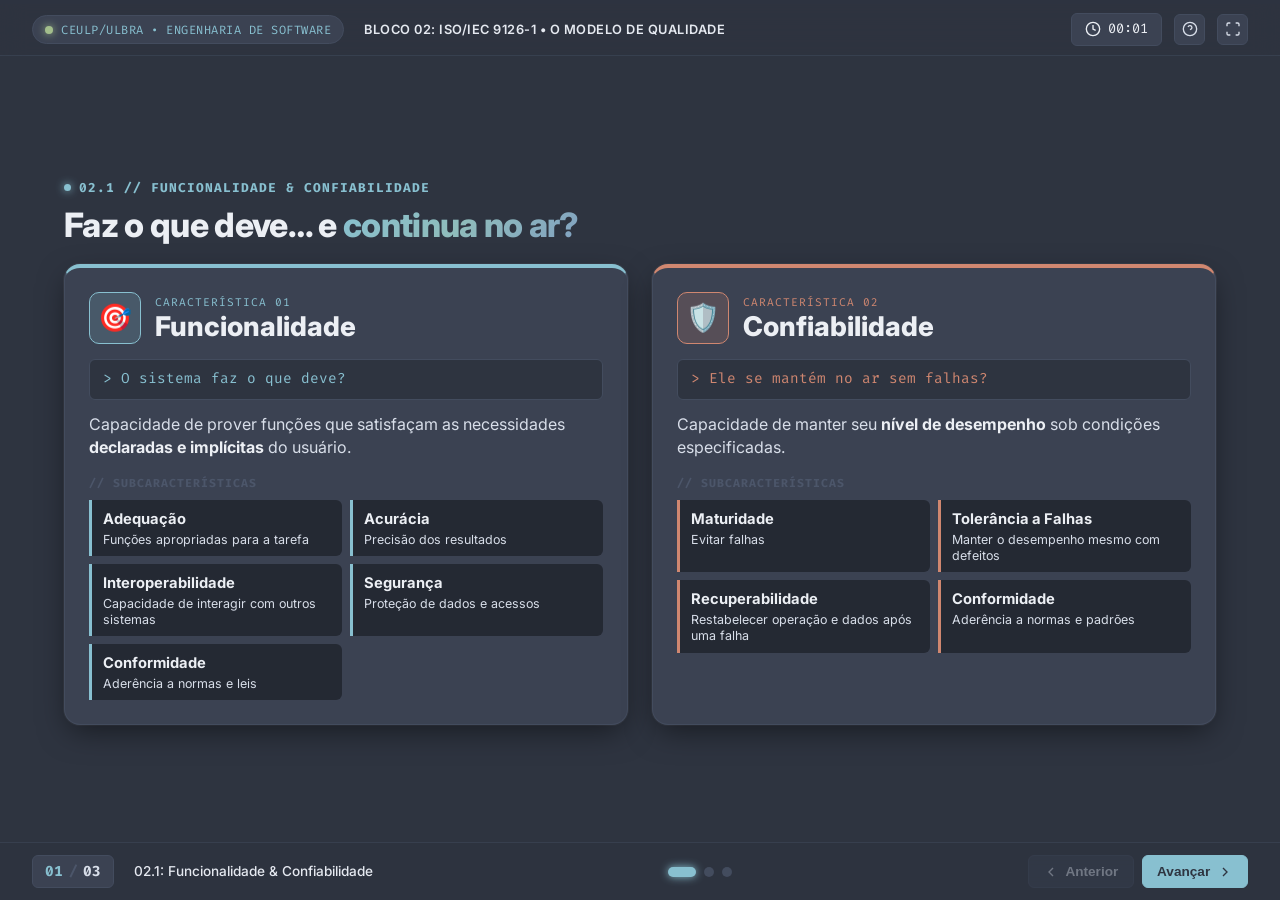
<file: bloco2.html>
<!DOCTYPE html>
<html lang="pt-BR">
<head>
  <meta charset="UTF-8">
  <meta name="viewport" content="width=device-width, initial-scale=1.0">
  <title>ISO/IEC 9126 | Bloco 2 - O Modelo de Qualidade</title>
  
  <!-- Fontes Google: Inter para textos limpos e Fira Code / JetBrains Mono para o estilo developer -->
  <link rel="preconnect" href="https://fonts.googleapis.com">
  <link rel="preconnect" href="https://fonts.gstatic.com" crossorigin>
  <link href="https://fonts.googleapis.com/css2?family=Fira+Code:wght@400;500;600;700&family=Inter:wght@300;400;500;600;700;800&display=swap" rel="stylesheet">
  
  <link rel="stylesheet" href="css/style.css">
</head>
<body class="nord-theme" data-prev-href="index.html" data-timer-limit="15" data-next-label="Ir para o Bloco 3" data-next-href="bloco3.html">

  <!-- Barra de Progresso Superior -->
  <div class="progress-bar-container">
    <div class="progress-bar" id="progressBar"></div>
  </div>

  <!-- Cabeçalho de Status da Apresentação -->
  <header class="presentation-header">
    <div class="header-left">
      <div class="tech-badge">
        <span class="pulse-dot"></span>
        <span class="mono">CEULP/ULBRA • ENGENHARIA DE SOFTWARE</span>
      </div>
      <span class="block-indicator">BLOCO 02: ISO/IEC 9126-1 • O MODELO DE QUALIDADE</span>
    </div>
    <div class="header-right">
      <div class="timer-widget" id="timerWidget" title="Clique para zerar o cronômetro">
        <svg class="icon" viewBox="0 0 24 24" fill="none" stroke="currentColor" stroke-width="2">
          <circle cx="12" cy="12" r="10"></circle>
          <polyline points="12 6 12 12 16 14"></polyline>
        </svg>
        <span class="mono" id="blockTimer">00:00</span>
      </div>
      <button class="icon-btn" id="btnHelp" title="Atalhos do Teclado (?)">
        <svg class="icon" viewBox="0 0 24 24" fill="none" stroke="currentColor" stroke-width="2">
          <circle cx="12" cy="12" r="10"></circle>
          <path d="M9.09 9a3 3 0 0 1 5.83 1c0 2-3 3-3 3"></path>
          <line x1="12" y1="17" x2="12.01" y2="17"></line>
        </svg>
      </button>
      <button class="icon-btn" id="btnFullscreen" title="Tela Cheia (F)">
        <svg class="icon" viewBox="0 0 24 24" fill="none" stroke="currentColor" stroke-width="2">
          <path d="M8 3H5a2 2 0 0 0-2 2v3m18 0V5a2 2 0 0 0-2-2h-3m0 18h3a2 2 0 0 0 2-2v-3M3 16v3a2 2 0 0 0 2 2h3"></path>
        </svg>
      </button>
    </div>
  </header>

  <!-- Container de Slides -->
  <main class="presentation-viewport">

    <section class="slide active" data-slide="1" id="slide-1" data-title="02.1: Funcionalidade &amp; Confiabilidade">
      <div class="slide-content">
        <div class="slide-top-header">
          <div class="section-tag mono"><span class="accent-dot"></span> 02.1 // FUNCIONALIDADE &amp; CONFIABILIDADE</div>
          <h2 class="slide-heading slim">Faz o que deve… e <span class="gradient-text">continua no ar?</span></h2>
        </div>
        <div class="char-grid">
        <article class="char-card c-frost">
          <div class="char-head">
            <span class="char-icon">🎯</span>
            <div>
              <span class="char-iso mono">CARACTERÍSTICA 01</span>
              <h3 class="char-name">Funcionalidade</h3>
            </div>
          </div>
          <div class="char-question mono">&gt; O sistema faz o que deve?</div>
          <p class="char-def">Capacidade de prover funções que satisfaçam as necessidades <strong>declaradas e implícitas</strong> do usuário.</p>
          <span class="sub-label mono">// SUBCARACTERÍSTICAS</span>
          <ul class="sub-list">
            <li class="sub-item"><span class="sub-name">Adequação</span><span class="sub-desc">Funções apropriadas para a tarefa</span></li>
            <li class="sub-item"><span class="sub-name">Acurácia</span><span class="sub-desc">Precisão dos resultados</span></li>
            <li class="sub-item"><span class="sub-name">Interoperabilidade</span><span class="sub-desc">Capacidade de interagir com outros sistemas</span></li>
            <li class="sub-item"><span class="sub-name">Segurança</span><span class="sub-desc">Proteção de dados e acessos</span></li>
            <li class="sub-item"><span class="sub-name">Conformidade</span><span class="sub-desc">Aderência a normas e leis</span></li>
          </ul>
        </article>
        <article class="char-card c-aurora">
          <div class="char-head">
            <span class="char-icon">🛡️</span>
            <div>
              <span class="char-iso mono">CARACTERÍSTICA 02</span>
              <h3 class="char-name">Confiabilidade</h3>
            </div>
          </div>
          <div class="char-question mono">&gt; Ele se mantém no ar sem falhas?</div>
          <p class="char-def">Capacidade de manter seu <strong>nível de desempenho</strong> sob condições especificadas.</p>
          <span class="sub-label mono">// SUBCARACTERÍSTICAS</span>
          <ul class="sub-list">
            <li class="sub-item"><span class="sub-name">Maturidade</span><span class="sub-desc">Evitar falhas</span></li>
            <li class="sub-item"><span class="sub-name">Tolerância a Falhas</span><span class="sub-desc">Manter o desempenho mesmo com defeitos</span></li>
            <li class="sub-item"><span class="sub-name">Recuperabilidade</span><span class="sub-desc">Restabelecer operação e dados após uma falha</span></li>
            <li class="sub-item"><span class="sub-name">Conformidade</span><span class="sub-desc">Aderência a normas e padrões</span></li>
          </ul>
        </article>
        </div>
      </div>
    </section>

    <section class="slide" data-slide="2" id="slide-2" data-title="02.2: Usabilidade &amp; Eficiência">
      <div class="slide-content">
        <div class="slide-top-header">
          <div class="section-tag mono"><span class="accent-dot"></span> 02.2 // USABILIDADE &amp; EFICIÊNCIA</div>
          <h2 class="slide-heading slim">É fácil de usar… e <span class="gradient-text">rápido de verdade?</span></h2>
        </div>
        <div class="char-grid">
        <article class="char-card c-teal">
          <div class="char-head">
            <span class="char-icon">🧭</span>
            <div>
              <span class="char-iso mono">CARACTERÍSTICA 03</span>
              <h3 class="char-name">Usabilidade</h3>
            </div>
          </div>
          <div class="char-question mono">&gt; É fácil de usar?</div>
          <p class="char-def">Capacidade de ser <strong>compreendido, aprendido, operado</strong> e atraente ao usuário.</p>
          <span class="sub-label mono">// SUBCARACTERÍSTICAS</span>
          <ul class="sub-list">
            <li class="sub-item"><span class="sub-name">Inteligibilidade</span><span class="sub-desc">Entender se e como serve à tarefa</span></li>
            <li class="sub-item"><span class="sub-name">Apreensibilidade</span><span class="sub-desc">Facilidade de aprendizado</span></li>
            <li class="sub-item"><span class="sub-name">Operacionalidade</span><span class="sub-desc">Facilidade de controle e operação</span></li>
            <li class="sub-item"><span class="sub-name">Proteção frente a erros</span><span class="sub-desc">Evita erros do usuário</span></li>
            <li class="sub-item"><span class="sub-name">Estética / Atratividade</span><span class="sub-desc">Interface agradável</span></li>
            <li class="sub-item"><span class="sub-name">Acessibilidade</span><span class="sub-desc">Uso por todos os perfis</span></li>
            <li class="sub-item"><span class="sub-name">Conformidade</span><span class="sub-desc">Aderência a normas</span></li>
          </ul>
        </article>
        <article class="char-card c-purple">
          <div class="char-head">
            <span class="char-icon">⚡</span>
            <div>
              <span class="char-iso mono">CARACTERÍSTICA 04</span>
              <h3 class="char-name">Eficiência</h3>
            </div>
          </div>
          <div class="char-question mono">&gt; Consome muita RAM/CPU ou responde rápido?</div>
          <p class="char-def">Relação entre o <strong>nível de desempenho</strong>, o tempo de execução e os recursos consumidos.</p>
          <span class="sub-label mono">// SUBCARACTERÍSTICAS</span>
          <ul class="sub-list">
            <li class="sub-item"><span class="sub-name">Comportamento no Tempo</span><span class="sub-desc">Tempos de resposta e processamento</span></li>
            <li class="sub-item"><span class="sub-name">Utilização de Recursos</span><span class="sub-desc">Memória, processador e demais recursos</span></li>
            <li class="sub-item"><span class="sub-name">Conformidade</span><span class="sub-desc">Aderência a normas</span></li>
          </ul>
        </article>
        </div>
      </div>
    </section>

    <section class="slide" data-slide="3" id="slide-3" data-title="02.3: Manutenibilidade &amp; Portabilidade">
      <div class="slide-content">
        <div class="slide-top-header">
          <div class="section-tag mono"><span class="accent-dot"></span> 02.3 // MANUTENIBILIDADE &amp; PORTABILIDADE</div>
          <h2 class="slide-heading slim">Código limpo… e <span class="gradient-text">roda em qualquer lugar?</span></h2>
        </div>
        <div class="char-grid">
        <article class="char-card c-blue">
          <div class="char-head">
            <span class="char-icon">🛠️</span>
            <div>
              <span class="char-iso mono">CARACTERÍSTICA 05</span>
              <h3 class="char-name">Manutenibilidade</h3>
            </div>
          </div>
          <div class="char-question mono">&gt; O código é limpo para refatoração e testes?</div>
          <p class="char-def">Facilidade de <strong>modificar</strong> o software: correções, melhorias ou alterações.</p>
          <span class="sub-label mono">// SUBCARACTERÍSTICAS</span>
          <ul class="sub-list">
            <li class="sub-item"><span class="sub-name">Analisabilidade</span><span class="sub-desc">Diagnosticar causas de falhas</span></li>
            <li class="sub-item"><span class="sub-name">Modificabilidade</span><span class="sub-desc">Facilidade de alterar o código</span></li>
            <li class="sub-item"><span class="sub-name">Estabilidade</span><span class="sub-desc">Evitar efeitos colaterais pós-alteração</span></li>
            <li class="sub-item"><span class="sub-name">Testabilidade</span><span class="sub-desc">Facilidade de testar as mudanças</span></li>
            <li class="sub-item"><span class="sub-name">Conformidade</span><span class="sub-desc">Aderência a normas</span></li>
          </ul>
        </article>
        <article class="char-card c-green">
          <div class="char-head">
            <span class="char-icon">📦</span>
            <div>
              <span class="char-iso mono">CARACTERÍSTICA 06</span>
              <h3 class="char-name">Portabilidade</h3>
            </div>
          </div>
          <div class="char-question mono">&gt; Roda em qualquer SO ou infraestrutura?</div>
          <p class="char-def">Capacidade de ser <strong>transferido</strong> entre ambientes: sistema operacional, hardware, banco de dados.</p>
          <span class="sub-label mono">// SUBCARACTERÍSTICAS</span>
          <ul class="sub-list">
            <li class="sub-item"><span class="sub-name">Adaptabilidade</span><span class="sub-desc">Adaptar-se a ambientes sem configurações extras</span></li>
            <li class="sub-item"><span class="sub-name">Capacidade de Instalação</span><span class="sub-desc">Facilidade de instalar</span></li>
            <li class="sub-item"><span class="sub-name">Coexistência</span><span class="sub-desc">Conviver com outros softwares no ambiente</span></li>
            <li class="sub-item"><span class="sub-name">Capacidade de Substituir</span><span class="sub-desc">Substituir outro produto</span></li>
            <li class="sub-item"><span class="sub-name">Conformidade</span><span class="sub-desc">Aderência a normas</span></li>
          </ul>
        </article>
        </div>
      </div>
    </section>

  </main>

  <!-- Barra de Controle Inferior -->
  <footer class="presentation-footer">
    <div class="footer-left">
      <div class="slide-counter mono">
        <span class="current-slide" id="currentSlideNum">01</span>
        <span class="separator">/</span>
        <span class="total-slides" id="totalSlidesNum">03</span>
      </div>
      <div class="slide-title-preview" id="slideTitlePreview">
        2.1: Funcionalidade &amp; Confiabilidade
      </div>
    </div>

    <!-- Navegação de Slides em Miniatura (Dots) -->
    <div class="slide-dots" id="slideDots">
      <button class="dot-btn active" data-goto="1" title="2.1 Funcionalidade &amp; Confiabilidade"></button>
      <button class="dot-btn" data-goto="2" title="2.2 Usabilidade &amp; Eficiência"></button>
      <button class="dot-btn" data-goto="3" title="2.3 Manutenibilidade &amp; Portabilidade"></button>
    </div>

    <div class="footer-right">
      <div class="nav-controls">
        <button class="nav-btn" id="btnPrev" title="Slide Anterior (Seta Esquerda)">
          <svg class="icon" viewBox="0 0 24 24" fill="none" stroke="currentColor" stroke-width="2">
            <polyline points="15 18 9 12 15 6"></polyline>
          </svg>
          <span class="btn-text">Anterior</span>
        </button>
        <button class="nav-btn primary" id="btnNext" title="Próximo Slide (Seta Direita / Espaço)">
          <span class="btn-text">Avançar</span>
          <svg class="icon" viewBox="0 0 24 24" fill="none" stroke="currentColor" stroke-width="2">
            <polyline points="9 18 15 12 9 6"></polyline>
          </svg>
        </button>
      </div>
    </div>
  </footer>

  <!-- Modal de Ajuda / Atalhos -->
  <div class="modal-overlay" id="helpModal">
    <div class="modal-card">
      <div class="modal-header">
        <h3 class="modal-title mono">// ATALHOS DE TECLADO</h3>
        <button class="modal-close" id="btnCloseHelp">&times;</button>
      </div>
      <div class="modal-body">
        <div class="shortcut-row">
          <span class="keys"><kbd>→</kbd> ou <kbd>Espaço</kbd> ou <kbd>PageDown</kbd></span>
          <span class="action">Próximo Slide</span>
        </div>
        <div class="shortcut-row">
          <span class="keys"><kbd>←</kbd> ou <kbd>Backspace</kbd> ou <kbd>PageUp</kbd></span>
          <span class="action">Slide Anterior</span>
        </div>
        <div class="shortcut-row">
          <span class="keys"><kbd>F</kbd></span>
          <span class="action">Alternar Modo Tela Cheia</span>
        </div>
        <div class="shortcut-row">
          <span class="keys"><kbd>Home</kbd> / <kbd>End</kbd></span>
          <span class="action">Primeiro / Último Slide</span>
        </div>
        <div class="shortcut-row">
          <span class="keys"><kbd>T</kbd></span>
          <span class="action">Zerar / Reiniciar Cronômetro</span>
        </div>
        <div class="shortcut-row">
          <span class="keys"><kbd>?</kbd></span>
          <span class="action">Abrir este painel de ajuda</span>
        </div>
      </div>
    </div>
  </div>

  <script src="js/presentation.js"></script>
</body>
</html>
</file>
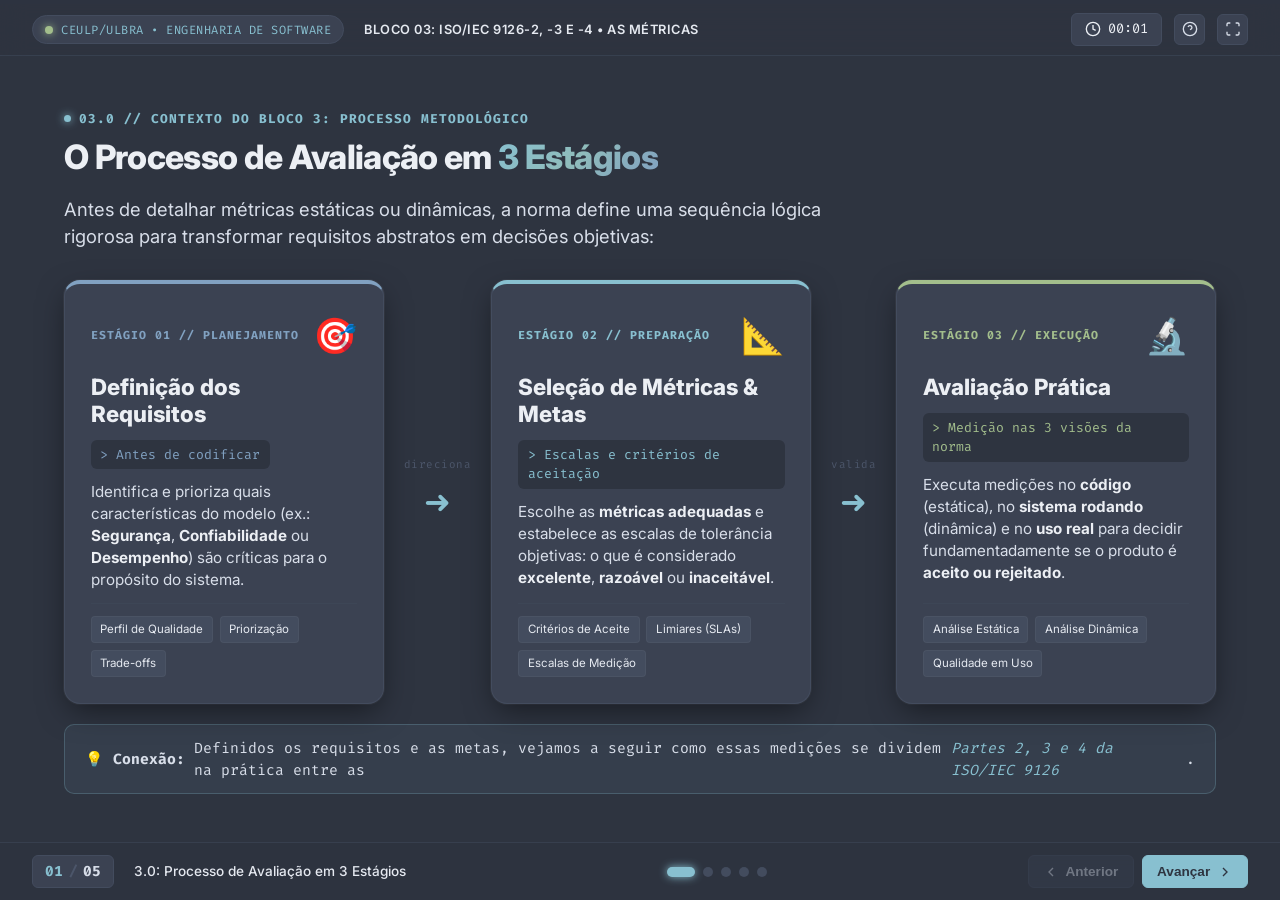
<file: bloco3.html>
<!DOCTYPE html>
<html lang="pt-BR">
<head>
  <meta charset="UTF-8">
  <meta name="viewport" content="width=device-width, initial-scale=1.0">
  <title>ISO/IEC 9126 | Bloco 3 - As Métricas</title>
  
  <!-- Fontes Google: Inter para textos limpos e Fira Code / JetBrains Mono para o estilo developer -->
  <link rel="preconnect" href="https://fonts.googleapis.com">
  <link rel="preconnect" href="https://fonts.gstatic.com" crossorigin>
  <link href="https://fonts.googleapis.com/css2?family=Fira+Code:wght@400;500;600;700&family=Inter:wght@300;400;500;600;700;800&display=swap" rel="stylesheet">
  
  <link rel="stylesheet" href="css/style.css">
</head>
<body class="nord-theme" data-prev-href="bloco2.html" data-timer-limit="10" data-next-label="Ir para o Bloco 4" data-next-href="bloco4.html">

  <!-- Barra de Progresso Superior -->
  <div class="progress-bar-container">
    <div class="progress-bar" id="progressBar"></div>
  </div>

  <!-- Cabeçalho de Status da Apresentação -->
  <header class="presentation-header">
    <div class="header-left">
      <div class="tech-badge">
        <span class="pulse-dot"></span>
        <span class="mono">CEULP/ULBRA • ENGENHARIA DE SOFTWARE</span>
      </div>
      <span class="block-indicator">BLOCO 03: ISO/IEC 9126-2, -3 E -4 • AS MÉTRICAS</span>
    </div>
    <div class="header-right">
      <div class="timer-widget" id="timerWidget" title="Clique para zerar o cronômetro">
        <svg class="icon" viewBox="0 0 24 24" fill="none" stroke="currentColor" stroke-width="2">
          <circle cx="12" cy="12" r="10"></circle>
          <polyline points="12 6 12 12 16 14"></polyline>
        </svg>
        <span class="mono" id="blockTimer">00:00</span>
      </div>
      <button class="icon-btn" id="btnHelp" title="Atalhos do Teclado (?)">
        <svg class="icon" viewBox="0 0 24 24" fill="none" stroke="currentColor" stroke-width="2">
          <circle cx="12" cy="12" r="10"></circle>
          <path d="M9.09 9a3 3 0 0 1 5.83 1c0 2-3 3-3 3"></path>
          <line x1="12" y1="17" x2="12.01" y2="17"></line>
        </svg>
      </button>
      <button class="icon-btn" id="btnFullscreen" title="Tela Cheia (F)">
        <svg class="icon" viewBox="0 0 24 24" fill="none" stroke="currentColor" stroke-width="2">
          <path d="M8 3H5a2 2 0 0 0-2 2v3m18 0V5a2 2 0 0 0-2-2h-3m0 18h3a2 2 0 0 0 2-2v-3M3 16v3a2 2 0 0 0 2 2h3"></path>
        </svg>
      </button>
    </div>
  </header>

  <!-- Container de Slides -->
  <main class="presentation-viewport">

    <!-- ========================================== -->
    <!-- SLIDE 3.0: PROCESSO DE AVALIAÇÃO EM 3 ESTÁGIOS -->
    <!-- ========================================== -->
    <section class="slide active" data-slide="1" id="slide-1" data-title="3.0: Processo de Avaliação em 3 Estágios">
      <div class="slide-content">
        <div class="slide-top-header">
          <div class="section-tag mono">
            <span class="accent-dot"></span> 03.0 // CONTEXTO DO BLOCO 3: PROCESSO METODOLÓGICO
          </div>
          <h2 class="slide-heading slim">
            O Processo de Avaliação em <span class="gradient-text">3 Estágios</span>
          </h2>
          <p class="slide-lead">
            Antes de detalhar métricas estáticas ou dinâmicas, a norma define uma sequência lógica rigorosa para transformar requisitos abstratos em decisões objetivas:
          </p>
        </div>

        <div class="process-eval-grid">
          <!-- Estágio 1 -->
          <div class="process-card pc-1">
            <div class="process-card-head">
              <span class="pc-stage mono">ESTÁGIO 01 // PLANEJAMENTO</span>
              <div class="pc-icon">🎯</div>
            </div>
            <h3>Definição dos Requisitos</h3>
            <span class="pc-subhead mono">&gt; Antes de codificar</span>
            <p>
              Identifica e prioriza quais características do modelo (ex.: <strong>Segurança</strong>, <strong>Confiabilidade</strong> ou <strong>Desempenho</strong>) são críticas para o propósito do sistema.
            </p>
            <div class="pc-tags">
              <span class="tag-chip">Perfil de Qualidade</span>
              <span class="tag-chip">Priorização</span>
              <span class="tag-chip">Trade-offs</span>
            </div>
          </div>

          <!-- Conector 1 -->
          <div class="process-arrow">
            <span class="mono">direciona</span>
            <span>➜</span>
          </div>

          <!-- Estágio 2 -->
          <div class="process-card pc-2">
            <div class="process-card-head">
              <span class="pc-stage mono">ESTÁGIO 02 // PREPARAÇÃO</span>
              <div class="pc-icon">📐</div>
            </div>
            <h3>Seleção de Métricas &amp; Metas</h3>
            <span class="pc-subhead mono">&gt; Escalas e critérios de aceitação</span>
            <p>
              Escolhe as <strong>métricas adequadas</strong> e estabelece as escalas de tolerância objetivas: o que é considerado <strong>excelente</strong>, <strong>razoável</strong> ou <strong>inaceitável</strong>.
            </p>
            <div class="pc-tags">
              <span class="tag-chip">Critérios de Aceite</span>
              <span class="tag-chip">Limiares (SLAs)</span>
              <span class="tag-chip">Escalas de Medição</span>
            </div>
          </div>

          <!-- Conector 2 -->
          <div class="process-arrow">
            <span class="mono">valida</span>
            <span>➜</span>
          </div>

          <!-- Estágio 3 -->
          <div class="process-card pc-3">
            <div class="process-card-head">
              <span class="pc-stage mono">ESTÁGIO 03 // EXECUÇÃO</span>
              <div class="pc-icon">🔬</div>
            </div>
            <h3>Avaliação Prática</h3>
            <span class="pc-subhead mono">&gt; Medição nas 3 visões da norma</span>
            <p>
              Executa medições no <strong>código</strong> (estática), no <strong>sistema rodando</strong> (dinâmica) e no <strong>uso real</strong> para decidir fundamentadamente se o produto é <strong>aceito ou rejeitado</strong>.
            </p>
            <div class="pc-tags">
              <span class="tag-chip">Análise Estática</span>
              <span class="tag-chip">Análise Dinâmica</span>
              <span class="tag-chip">Qualidade em Uso</span>
            </div>
          </div>
        </div>

        <div class="process-footer-callout mono">
          <span>💡</span> <strong>Conexão:</strong> Definidos os requisitos e as metas, vejamos a seguir como essas medições se dividem na prática entre as <em>Partes 2, 3 e 4 da ISO/IEC 9126</em>.
        </div>
      </div>
    </section>

    <section class="slide" data-slide="2" id="slide-2" data-title="3.1: Visão Geral das Métricas">
      <div class="slide-content">
        <div class="slide-top-header">
          <div class="section-tag mono"><span class="accent-dot"></span> 03.1 // VISÃO GERAL DAS MÉTRICAS</div>
          <h2 class="slide-heading slim">Medir o <span class="gradient-text">código</span>, o <span class="gradient-text">software rodando</span> ou a <span class="gradient-text">satisfação</span>?</h2>
          <p class="slide-lead">A norma divide a mensuração segundo o <strong>estágio do produto</strong> e <strong>quem o avalia</strong>.</p>
        </div>
        <div class="metric-flow">
          <div class="metric-step ms-1">
            <span class="ms-part mono">ISO/IEC 9126-3</span>
            <div class="ms-icon">📄</div>
            <h3>Métricas Internas</h3>
            <p>Aferidas <strong>estaticamente</strong> nos artefatos de desenvolvimento e no código-fonte.</p>
            <span class="ms-when mono">QUANDO: durante o desenvolvimento</span>
          </div>
          <div class="metric-arrow">➜</div>
          <div class="metric-step ms-2">
            <span class="ms-part mono">ISO/IEC 9126-2</span>
            <div class="ms-icon">⚙️</div>
            <h3>Métricas Externas</h3>
            <p>Aferidas com o <strong>software em execução</strong>, em ambiente de teste ou simulação.</p>
            <span class="ms-when mono">QUANDO: testes e homologação</span>
          </div>
          <div class="metric-arrow">➜</div>
          <div class="metric-step ms-3">
            <span class="ms-part mono">ISO/IEC 9126-4</span>
            <div class="ms-icon">👤</div>
            <h3>Qualidade em Uso</h3>
            <p>Aferidas no <strong>ambiente real de trabalho</strong> do usuário final.</p>
            <span class="ms-when mono">QUANDO: uso real em produção</span>
          </div>
        </div>
      </div>
    </section>

    <section class="slide" data-slide="3" id="slide-3" data-title="3.2: Métricas Internas (Parte 3)">
      <div class="slide-content">
        <div class="split-layout">
          <div class="slide-text-side">
            <div class="section-tag mono"><span class="accent-dot"></span> 03.2 // MÉTRICAS INTERNAS • ISO/IEC 9126-3</div>
            <h2 class="slide-heading slim">Análise <span class="gradient-text">estática</span>:<br>medir sem executar</h2>
            <ul class="bullet-list">
              <li>Aplicadas na <strong>fase de desenvolvimento</strong>.</li>
              <li>Incidem sobre <strong>código-fonte, arquitetura e documentação</strong>.</li>
              <li>Foco: avaliar o produto <strong>sem precisar executá-lo</strong>.</li>
            </ul>
            <span class="sub-label mono">// ATRIBUTOS AVALIADOS</span>
            <div class="quad-tags big-tags">
              <span class="tag-chip">Modularidade</span><span class="tag-chip">Complexidade do código</span>
              <span class="tag-chip">Facilidade de análise</span><span class="tag-chip">Conformidade com padrões</span>
            </div>
          </div>
          <div class="slide-visual-side">
            <div class="code-analysis-card">
              <div class="card-bar"><span class="mono card-title">pedido_service.py</span><span class="badge-lang mono">ANÁLISE ESTÁTICA</span></div>
              <div class="code-snippet mono">
                <div class="code-line"><span class="line-num">01</span> <span class="c-type">def</span> <span class="c-func">calcular_total</span>(pedido):</div>
                <div class="code-line"><span class="line-num">02</span>   <span class="c-type">if</span> pedido.cliente.vip:</div>
                <div class="code-line"><span class="line-num">03</span>     <span class="c-type">if</span> pedido.valor &gt; 1000:</div>
                <div class="code-line"><span class="line-num">04</span>       <span class="c-type">for</span> item <span class="c-type">in</span> pedido.itens:</div>
                <div class="code-line"><span class="line-num">05</span>         <span class="c-type">if</span> item.promo <span class="c-type">and</span> item.qtd &gt; 3: ...</div>
                <div class="code-line"><span class="line-num">06</span>         <span class="c-type">elif</span> item.frete == <span class="c-comment">"expresso"</span>: ...</div>
                <div class="code-line"><span class="line-num">07</span>   <span class="c-comment"># ... mais 40 linhas de ifs aninhados</span></div>
              </div>
              <div class="metric-panel mono">
                <div class="mp-row"><span>Complexidade ciclomática</span><span class="mp-val bad" data-count="18">0</span></div>
                <div class="mp-row"><span>Linhas de código</span><span class="mp-val warn" data-count="47">0</span></div>
                <div class="mp-row"><span>Profundidade de aninhamento</span><span class="mp-val bad" data-count="4">0</span></div>
                <div class="mp-row"><span>Alvo recomendado</span><span class="mp-val ok">≤ 10</span></div>
              </div>
            </div>
          </div>
        </div>
      </div>
    </section>

    <section class="slide" data-slide="4" id="slide-4" data-title="3.3: Métricas Externas (Parte 2)">
      <div class="slide-content">
        <div class="split-layout">
          <div class="slide-text-side">
            <div class="section-tag mono"><span class="accent-dot"></span> 03.3 // MÉTRICAS EXTERNAS • ISO/IEC 9126-2</div>
            <h2 class="slide-heading slim">Análise <span class="gradient-text">dinâmica</span>:<br>o sistema em ação</h2>
            <ul class="bullet-list">
              <li>Aplicadas com o sistema <strong>em execução</strong>: teste, homologação ou validação.</li>
              <li>Foco: comportamento do software <strong>sob condições especificadas</strong>.</li>
              <li>Medem <strong>tempo de resposta, consumo de CPU/RAM, contagem de falhas</strong> e comportamento sob carga.</li>
            </ul>
          </div>
          <div class="slide-visual-side">
            <div class="dash-card">
              <div class="card-bar"><span class="mono card-title">🔴 teste_de_carga • 500 usuários simultâneos</span><span class="badge-lang mono">LIVE</span></div>
              <div class="dash-body"><div class="bar-row"><div class="bar-label mono"><span>Tempo de resposta</span><span>820 ms</span></div><div class="bar-track"><div class="bar-fill warn" data-w="82"></div></div></div><div class="bar-row"><div class="bar-label mono"><span>Uso de CPU</span><span>64 %</span></div><div class="bar-track"><div class="bar-fill " data-w="64"></div></div></div><div class="bar-row"><div class="bar-label mono"><span>Uso de RAM</span><span>1,8 GB</span></div><div class="bar-track"><div class="bar-fill warn" data-w="72"></div></div></div><div class="bar-row"><div class="bar-label mono"><span>Falhas sob carga</span><span>12 / 1000</span></div><div class="bar-track"><div class="bar-fill bad" data-w="12"></div></div></div></div>
            </div>
          </div>
        </div>
      </div>
    </section>

    <section class="slide" data-slide="5" id="slide-5" data-title="3.4: Qualidade em Uso (Parte 4)">
      <div class="slide-content">
        <div class="slide-top-header">
          <div class="section-tag mono"><span class="accent-dot"></span> 03.4 // QUALIDADE EM USO • ISO/IEC 9126-4</div>
          <h2 class="slide-heading slim">A qualidade <span class="gradient-text">na visão do usuário</span></h2>
          <p class="slide-lead">Avalia a qualidade percebida ao realizar <strong>tarefas reais</strong>: o efeito combinado das <strong>seis características</strong> no ambiente real do cliente.</p>
        </div>
        <div class="uso-grid">
          <article class="char-card c-frost uso-card"><div class="uso-num mono">01</div><div class="char-icon">🎯</div><h3 class="char-name">Eficácia</h3><p class="char-def">Os usuários atingem suas metas com <strong>precisão e completitude</strong>?</p></article>
          <article class="char-card c-teal uso-card"><div class="uso-num mono">02</div><div class="char-icon">⏱️</div><h3 class="char-name">Produtividade</h3><p class="char-def">Recursos empregados (<strong>tempo e esforço</strong>) em relação à eficácia obtida.</p></article>
          <article class="char-card c-aurora uso-card"><div class="uso-num mono">03</div><div class="char-icon">🦺</div><h3 class="char-name">Segurança</h3><p class="char-def">Níveis aceitáveis de <strong>risco de danos</strong> a pessoas, dados ou negócios.</p></article>
          <article class="char-card c-green uso-card"><div class="uso-num mono">04</div><div class="char-icon">😊</div><h3 class="char-name">Satisfação</h3><p class="char-def">Grau de <strong>satisfação e conforto</strong> ao interagir com o produto.</p></article>
        </div>
      </div>
    </section>

  </main>

  <!-- Barra de Controle Inferior -->
  <footer class="presentation-footer">
    <div class="footer-left">
      <div class="slide-counter mono">
        <span class="current-slide" id="currentSlideNum">01</span>
        <span class="separator">/</span>
        <span class="total-slides" id="totalSlidesNum">05</span>
      </div>
      <div class="slide-title-preview" id="slideTitlePreview">
        3.0: Processo de Avaliação em 3 Estágios
      </div>
    </div>

    <!-- Navegação de Slides em Miniatura (Dots) -->
    <div class="slide-dots" id="slideDots">
      <button class="dot-btn active" data-goto="1" title="3.0 Processo em 3 Estágios"></button>
      <button class="dot-btn" data-goto="2" title="3.1 Visão Geral"></button>
      <button class="dot-btn" data-goto="3" title="3.2 Métricas Internas"></button>
      <button class="dot-btn" data-goto="4" title="3.3 Métricas Externas"></button>
      <button class="dot-btn" data-goto="5" title="3.4 Qualidade em Uso"></button>
    </div>

    <div class="footer-right">
      <div class="nav-controls">
        <button class="nav-btn" id="btnPrev" title="Slide Anterior (Seta Esquerda)">
          <svg class="icon" viewBox="0 0 24 24" fill="none" stroke="currentColor" stroke-width="2">
            <polyline points="15 18 9 12 15 6"></polyline>
          </svg>
          <span class="btn-text">Anterior</span>
        </button>
        <button class="nav-btn primary" id="btnNext" title="Próximo Slide (Seta Direita / Espaço)">
          <span class="btn-text">Avançar</span>
          <svg class="icon" viewBox="0 0 24 24" fill="none" stroke="currentColor" stroke-width="2">
            <polyline points="9 18 15 12 9 6"></polyline>
          </svg>
        </button>
      </div>
    </div>
  </footer>

  <!-- Modal de Ajuda / Atalhos -->
  <div class="modal-overlay" id="helpModal">
    <div class="modal-card">
      <div class="modal-header">
        <h3 class="modal-title mono">// ATALHOS DE TECLADO</h3>
        <button class="modal-close" id="btnCloseHelp">&times;</button>
      </div>
      <div class="modal-body">
        <div class="shortcut-row">
          <span class="keys"><kbd>→</kbd> ou <kbd>Espaço</kbd> ou <kbd>PageDown</kbd></span>
          <span class="action">Próximo Slide</span>
        </div>
        <div class="shortcut-row">
          <span class="keys"><kbd>←</kbd> ou <kbd>Backspace</kbd> ou <kbd>PageUp</kbd></span>
          <span class="action">Slide Anterior</span>
        </div>
        <div class="shortcut-row">
          <span class="keys"><kbd>F</kbd></span>
          <span class="action">Alternar Modo Tela Cheia</span>
        </div>
        <div class="shortcut-row">
          <span class="keys"><kbd>Home</kbd> / <kbd>End</kbd></span>
          <span class="action">Primeiro / Último Slide</span>
        </div>
        <div class="shortcut-row">
          <span class="keys"><kbd>T</kbd></span>
          <span class="action">Zerar / Reiniciar Cronômetro</span>
        </div>
        <div class="shortcut-row">
          <span class="keys"><kbd>?</kbd></span>
          <span class="action">Abrir este painel de ajuda</span>
        </div>
      </div>
    </div>
  </div>

  <script src="js/presentation.js"></script>
</body>
</html>
</file>
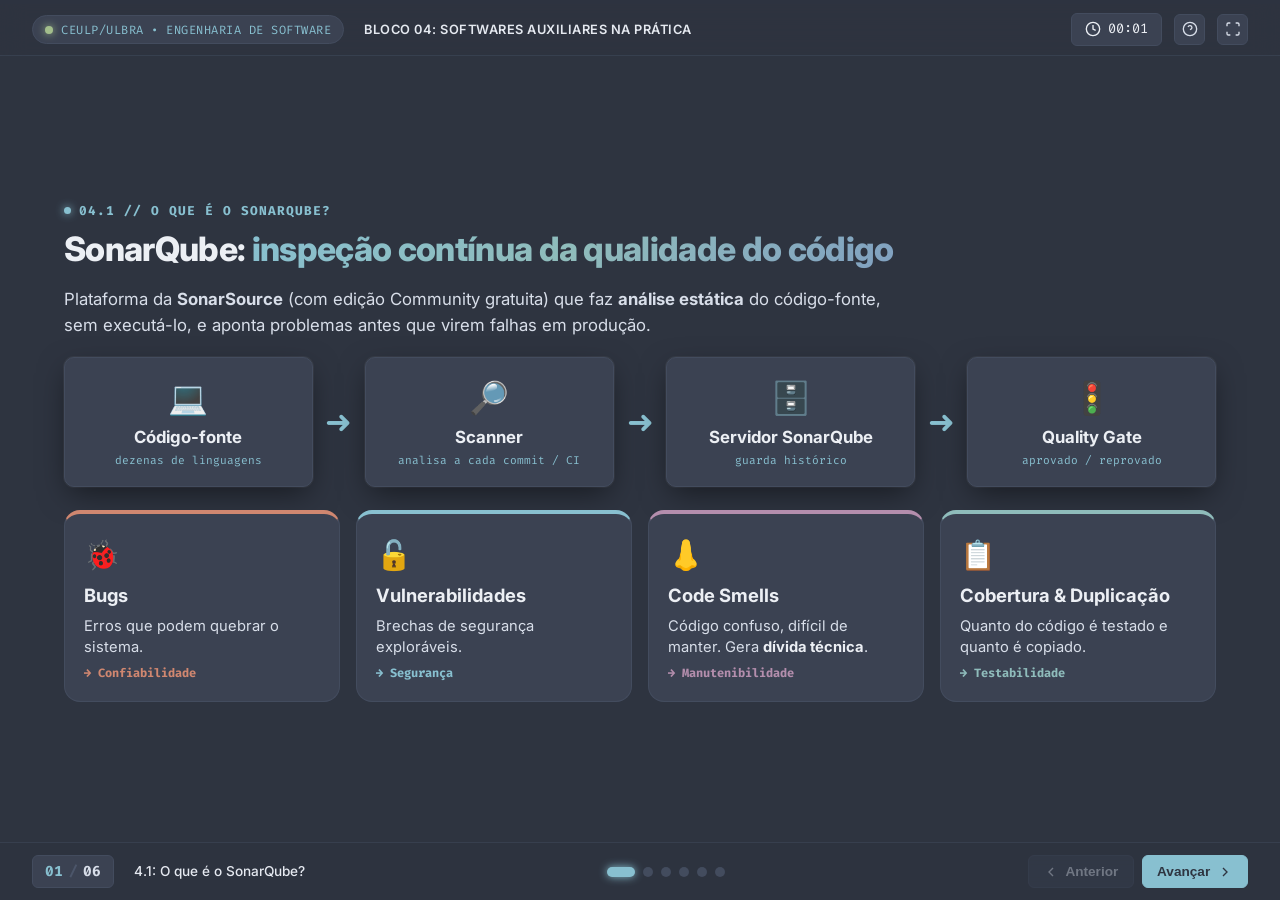
<file: bloco4.html>
<!DOCTYPE html>
<html lang="pt-BR">
<head>
  <meta charset="UTF-8">
  <meta name="viewport" content="width=device-width, initial-scale=1.0">
  <title>ISO/IEC 9126 | Bloco 4 - Softwares Auxiliares</title>
  
  <!-- Fontes Google: Inter para textos limpos e Fira Code / JetBrains Mono para o estilo developer -->
  <link rel="preconnect" href="https://fonts.googleapis.com">
  <link rel="preconnect" href="https://fonts.gstatic.com" crossorigin>
  <link href="https://fonts.googleapis.com/css2?family=Fira+Code:wght@400;500;600;700&family=Inter:wght@300;400;500;600;700;800&display=swap" rel="stylesheet">
  
  <link rel="stylesheet" href="css/style.css">
</head>
<body class="nord-theme" data-prev-href="bloco3.html" data-timer-limit="15" data-next-label="Ir para o Bloco 5" data-next-href="bloco5.html">

  <!-- Barra de Progresso Superior -->
  <div class="progress-bar-container">
    <div class="progress-bar" id="progressBar"></div>
  </div>

  <!-- Cabeçalho de Status da Apresentação -->
  <header class="presentation-header">
    <div class="header-left">
      <div class="tech-badge">
        <span class="pulse-dot"></span>
        <span class="mono">CEULP/ULBRA • ENGENHARIA DE SOFTWARE</span>
      </div>
      <span class="block-indicator">BLOCO 04: SOFTWARES AUXILIARES NA PRÁTICA</span>
    </div>
    <div class="header-right">
      <div class="timer-widget" id="timerWidget" title="Clique para zerar o cronômetro">
        <svg class="icon" viewBox="0 0 24 24" fill="none" stroke="currentColor" stroke-width="2">
          <circle cx="12" cy="12" r="10"></circle>
          <polyline points="12 6 12 12 16 14"></polyline>
        </svg>
        <span class="mono" id="blockTimer">00:00</span>
      </div>
      <button class="icon-btn" id="btnHelp" title="Atalhos do Teclado (?)">
        <svg class="icon" viewBox="0 0 24 24" fill="none" stroke="currentColor" stroke-width="2">
          <circle cx="12" cy="12" r="10"></circle>
          <path d="M9.09 9a3 3 0 0 1 5.83 1c0 2-3 3-3 3"></path>
          <line x1="12" y1="17" x2="12.01" y2="17"></line>
        </svg>
      </button>
      <button class="icon-btn" id="btnFullscreen" title="Tela Cheia (F)">
        <svg class="icon" viewBox="0 0 24 24" fill="none" stroke="currentColor" stroke-width="2">
          <path d="M8 3H5a2 2 0 0 0-2 2v3m18 0V5a2 2 0 0 0-2-2h-3m0 18h3a2 2 0 0 0 2-2v-3M3 16v3a2 2 0 0 0 2 2h3"></path>
        </svg>
      </button>
    </div>
  </header>

  <!-- Container de Slides -->
  <main class="presentation-viewport">

    <section class="slide active" data-slide="1" id="slide-1" data-title="4.1: O que é o SonarQube?">
      <div class="slide-content">
        <div class="slide-top-header">
          <div class="section-tag mono"><span class="accent-dot"></span> 04.1 // O QUE É O SONARQUBE?</div>
          <h2 class="slide-heading slim">SonarQube: <span class="gradient-text">inspeção contínua da qualidade do código</span></h2>
          <p class="slide-lead tight">Plataforma da <strong>SonarSource</strong> (com edição Community gratuita) que faz <strong>análise estática</strong> do código-fonte, sem executá-lo, e aponta problemas antes que virem falhas em produção.</p>
        </div>
        <div class="tool-pipeline">
          <div class="tp-node"><span class="tp-ic">💻</span><strong>Código-fonte</strong><span class="mono">dezenas de linguagens</span></div>
          <div class="metric-arrow">➜</div>
          <div class="tp-node"><span class="tp-ic">🔎</span><strong>Scanner</strong><span class="mono">analisa a cada commit / CI</span></div>
          <div class="metric-arrow">➜</div>
          <div class="tp-node"><span class="tp-ic">🗄️</span><strong>Servidor SonarQube</strong><span class="mono">guarda histórico</span></div>
          <div class="metric-arrow">➜</div>
          <div class="tp-node"><span class="tp-ic">🚦</span><strong>Quality Gate</strong><span class="mono">aprovado / reprovado</span></div>
        </div>
        <div class="tool-cards">
          <div class="tool-card c-aurora"><span class="tc-ic">🐞</span><h4>Bugs</h4><p>Erros que podem quebrar o sistema.</p><span class="tc-iso mono">→ Confiabilidade</span></div>
          <div class="tool-card c-frost"><span class="tc-ic">🔓</span><h4>Vulnerabilidades</h4><p>Brechas de segurança exploráveis.</p><span class="tc-iso mono">→ Segurança</span></div>
          <div class="tool-card c-purple"><span class="tc-ic">👃</span><h4>Code Smells</h4><p>Código confuso, difícil de manter. Gera <strong>dívida técnica</strong>.</p><span class="tc-iso mono">→ Manutenibilidade</span></div>
          <div class="tool-card c-teal"><span class="tc-ic">📋</span><h4>Cobertura &amp; Duplicação</h4><p>Quanto do código é testado e quanto é copiado.</p><span class="tc-iso mono">→ Testabilidade</span></div>
        </div>
      </div>
    </section>

    <section class="slide" data-slide="2" id="slide-2" data-title="4.2: SonarQube (Métricas Internas &amp; Manutenibilidade)">
      <div class="slide-content tool-layout">
        <div class="tool-shot shot-portrait">
          <div class="tool-window">
            <div class="card-bar"><span class="mono card-title">🔍 sonarqube • Executive Report</span><span class="badge-lang mono">WEBGOAT</span></div>
            <img class="zoomable" src="assets/images/sonarcube_report.png" alt="Relatório executivo do SonarQube para o projeto WebGoat" title="Clique para ampliar">
          </div>
          <span class="shot-hint mono">🔎 clique para ampliar • imagem de exemplo da internet, usada só para explicar as métricas</span>
        </div>
        <div class="tool-info">
          <div class="section-tag mono"><span class="accent-dot"></span> 04.2 // SONARQUBE • MÉTRICAS INTERNAS</div>
          <h2 class="slide-heading slim">Radiografia do código: <span class="gradient-text">Code Smells &amp; Dívida Técnica</span></h2>
          <p class="slide-lead tight">Análise estática de <strong>12.009 linhas</strong> do projeto WebGoat, ligada à <strong>Manutenibilidade</strong> da ISO 9126.</p>
          <div class="kpi-grid">
            <div class="kpi"><span class="kpi-num mono warn" data-count="595">0</span><span class="kpi-label">Code Smells</span></div>
            <div class="kpi"><span class="kpi-num mono ok">0,8%</span><span class="kpi-label">Dívida técnica (debt ratio)</span></div>
            <div class="kpi"><span class="kpi-num mono bad" data-count="23">0</span><span class="kpi-label">Bugs (Confiabilidade E)</span></div>
            <div class="kpi"><span class="kpi-num mono bad" data-count="42">0</span><span class="kpi-label">Vulnerabilidades (Segurança E)</span></div>
          </div>
          <div class="gate-row">
            <span class="gate-badge mono">QUALITY GATE: FAILED</span>
            <span class="gate-text">Manutenibilidade <strong class="ok">A</strong>, mas Confiabilidade e Segurança <strong class="bad">E</strong>: <em>uma nota boa não esconde as ruins.</em></span>
          </div>
        </div>
      </div>
    </section>

    <section class="slide" data-slide="3" id="slide-3" data-title="4.3: PRÁTICA: SonarQube ao vivo">
      <div class="slide-content practice-layout">
        <div class="practice-glow"></div>
        <span class="practice-tag mono"><span class="prompt-sym">&gt;</span> sonar-scanner --live-demo<span class="blink">_</span></span>
        <h1 class="practice-title">PRÁTICA</h1>
      </div>
    </section>

    <section class="slide" data-slide="4" id="slide-4" data-title="4.4: O que é o TestLink? (ferramenta legada)">
      <div class="slide-content">
        <div class="slide-top-header">
          <div class="section-tag mono"><span class="accent-dot"></span> 04.4 // O QUE É O TESTLINK?</div>
          <h2 class="slide-heading slim">TestLink: <span class="gradient-text">gestão de testes de software</span></h2>
          <p class="slide-lead tight">Sistema web <strong>open source</strong> para organizar o trabalho de teste: planeja, executa e registra resultados, base das <strong>métricas externas</strong>.</p>
        </div>
        <div class="tl-grid">
          <div class="tool-cards tl-feats">
            <div class="tool-card c-blue"><span class="tc-ic">📁</span><h4>Casos &amp; Suítes</h4><p>Especificação organizada em árvore de testes.</p></div>
            <div class="tool-card c-teal"><span class="tc-ic">🗓️</span><h4>Planos &amp; Builds</h4><p>Define o que testar em cada versão.</p></div>
            <div class="tool-card c-green"><span class="tc-ic">▶️</span><h4>Execução</h4><p>Registra sucesso, falha ou bloqueio de cada caso.</p></div>
            <div class="tool-card c-frost"><span class="tc-ic">📈</span><h4>Relatórios</h4><p>Métricas de cobertura e taxa de falhas, com rastreio de requisitos.</p></div>
          </div>
          <div class="legacy-card">
            <span class="legacy-badge mono">⚠️ FERRAMENTA LEGADA</span>
            <h3>Antiga e <span class="gradient-text-danger">sem novas atualizações</span></h3>
            <p>O projeto <strong>não recebe mais atualizações</strong>: a interface é datada e não há novos recursos nem correções recentes.</p>
            <ul class="legacy-list">
              <li>✔ Ainda útil para <strong>entender os conceitos</strong> de gestão de testes.</li>
              <li>✘ Pouco indicada para projetos novos em produção.</li>
              <li>➜ Alternativas modernas: <strong>Xray, Zephyr, TestRail, Kiwi TCMS</strong>.</li>
            </ul>
          </div>
        </div>
      </div>
    </section>

    <section class="slide" data-slide="5" id="slide-5" data-title="4.5: TestLink (Métricas Externas &amp; Confiabilidade)">
      <div class="slide-content tool-layout wide">
        <div class="tool-info">
          <div class="section-tag mono"><span class="accent-dot"></span> 04.5 // TESTLINK • MÉTRICAS EXTERNAS</div>
          <h2 class="slide-heading slim">Gestão de testes: <span class="gradient-text">sucessos e falhas</span> em execução</h2>
          <p class="slide-lead tight">Planeja casos de teste, registra execuções e gera relatórios, base das métricas de <strong>Confiabilidade</strong>.</p>
          <div class="test-tree mono">
            <div class="tt-title">📁 Portal Acadêmico <span class="tt-sum">6 casos • 4 ✔ • 2 ✘ <em>(exemplo)</em></span></div>
            <div class="tt-item pass">├─ ✔ TC-01 Login com credenciais válidas</div>
            <div class="tt-item pass">├─ ✔ TC-02 Consulta de boletim</div>
            <div class="tt-item fail">├─ ✘ TC-03 Envio de trabalho (timeout)</div>
            <div class="tt-item pass">├─ ✔ TC-04 Recuperação de senha</div>
            <div class="tt-item pass">├─ ✔ TC-05 Download de histórico</div>
            <div class="tt-item fail">└─ ✘ TC-06 Carga de 500 usuários</div>
            <div class="tt-bar"><div class="tt-pass" style="width:66%"></div><div class="tt-fail" style="width:34%"></div></div>
          </div>
        </div>
        <div class="tool-shot">
          <div class="tool-window">
            <div class="card-bar"><span class="mono card-title">🧪 TestLink 1.9.4 • Test Execution</span><span class="badge-lang mono">DASHBOARD</span></div>
            <img class="zoomable" src="assets/images/testlink.jpeg" alt="Tela inicial do TestLink 1.9.4" title="Clique para ampliar">
          </div>
          <div class="shot-tags">
            <span class="tag-chip">Execute Tests</span><span class="tag-chip">Test Reports and Metrics</span><span class="tag-chip">Metrics Dashboard</span>
          </div>
        </div>
      </div>
    </section>

    <section class="slide" data-slide="6" id="slide-6" data-title="4.6: Checklist de Usabilidade (Interativo)">
      <div class="slide-content">
        <div class="slide-top-header">
          <div class="section-tag mono"><span class="accent-dot"></span> 04.6 // CHECKLIST • QUALIDADE EM USO • INTERATIVO</div>
          <h2 class="slide-heading slim">Avaliando <span class="gradient-text">ao vivo</span> com a turma</h2>
          <p class="slide-lead tight">Sistema avaliado: <input id="chkSystem" class="chk-input mono" value="Portal Acadêmico" aria-label="Nome do sistema avaliado"> Respondam <strong>Sim</strong> ou <strong>Não</strong> a cada critério de Usabilidade.</p>
        </div>
        <div class="chk-layout">
          <div class="chk-list" id="chkList">
            <div class="chk-item" data-answer="">
              <div class="chk-text"><span class="chk-sub mono">01 • Inteligibilidade</span><span class="chk-q">É fácil entender para que serve o sistema logo na primeira tela?</span></div>
              <div class="chk-actions"><button class="chk-btn yes" data-val="yes">Sim</button><button class="chk-btn no" data-val="no">Não</button></div>
            </div>
            <div class="chk-item" data-answer="">
              <div class="chk-text"><span class="chk-sub mono">02 • Apreensibilidade</span><span class="chk-q">Um usuário novo aprende a usar sem precisar de treinamento?</span></div>
              <div class="chk-actions"><button class="chk-btn yes" data-val="yes">Sim</button><button class="chk-btn no" data-val="no">Não</button></div>
            </div>
            <div class="chk-item" data-answer="">
              <div class="chk-text"><span class="chk-sub mono">03 • Operacionalidade</span><span class="chk-q">As tarefas principais são concluídas em poucos cliques?</span></div>
              <div class="chk-actions"><button class="chk-btn yes" data-val="yes">Sim</button><button class="chk-btn no" data-val="no">Não</button></div>
            </div>
            <div class="chk-item" data-answer="">
              <div class="chk-text"><span class="chk-sub mono">04 • Proteção frente a erros</span><span class="chk-q">O sistema pede confirmação antes de ações destrutivas?</span></div>
              <div class="chk-actions"><button class="chk-btn yes" data-val="yes">Sim</button><button class="chk-btn no" data-val="no">Não</button></div>
            </div>
            <div class="chk-item" data-answer="">
              <div class="chk-text"><span class="chk-sub mono">05 • Estética / Atratividade</span><span class="chk-q">A interface é visualmente agradável e consistente?</span></div>
              <div class="chk-actions"><button class="chk-btn yes" data-val="yes">Sim</button><button class="chk-btn no" data-val="no">Não</button></div>
            </div>
            <div class="chk-item" data-answer="">
              <div class="chk-text"><span class="chk-sub mono">06 • Acessibilidade</span><span class="chk-q">É possível usar com teclado e com bom contraste?</span></div>
              <div class="chk-actions"><button class="chk-btn yes" data-val="yes">Sim</button><button class="chk-btn no" data-val="no">Não</button></div>
            </div>
          </div>
          <aside class="chk-score">
            <span class="sub-label mono">// RESULTADO AO VIVO</span>
            <div class="chk-ring" id="chkRing"><span class="chk-pct mono" id="chkPct">0%</span></div>
            <div class="chk-count mono"><span id="chkYes">0</span> sim • <span id="chkNo">0</span> não • <span id="chkLeft">6</span> pendentes</div>
            <p class="chk-verdict" id="chkVerdict">Aguardando respostas…</p>
            <button class="poll-button-reset chk-reset" id="chkReset">↺ Reiniciar checklist</button>
          </aside>
        </div>
      </div>
    </section>

  </main>

  <!-- Barra de Controle Inferior -->
  <footer class="presentation-footer">
    <div class="footer-left">
      <div class="slide-counter mono">
        <span class="current-slide" id="currentSlideNum">01</span>
        <span class="separator">/</span>
        <span class="total-slides" id="totalSlidesNum">06</span>
      </div>
      <div class="slide-title-preview" id="slideTitlePreview">
        4.1: SonarQube
      </div>
    </div>

    <!-- Navegação de Slides em Miniatura (Dots) -->
    <div class="slide-dots" id="slideDots">
      <button class="dot-btn active" data-goto="1" title="4.1 O que é o SonarQube"></button>
      <button class="dot-btn" data-goto="2" title="4.2 Relatório SonarQube"></button>
      <button class="dot-btn" data-goto="3" title="4.3 PRÁTICA"></button>
      <button class="dot-btn" data-goto="4" title="4.4 O que é o TestLink"></button>
      <button class="dot-btn" data-goto="5" title="4.5 TestLink"></button>
      <button class="dot-btn" data-goto="6" title="4.6 Checklist"></button>
    </div>

    <div class="footer-right">
      <div class="nav-controls">
        <button class="nav-btn" id="btnPrev" title="Slide Anterior (Seta Esquerda)">
          <svg class="icon" viewBox="0 0 24 24" fill="none" stroke="currentColor" stroke-width="2">
            <polyline points="15 18 9 12 15 6"></polyline>
          </svg>
          <span class="btn-text">Anterior</span>
        </button>
        <button class="nav-btn primary" id="btnNext" title="Próximo Slide (Seta Direita / Espaço)">
          <span class="btn-text">Avançar</span>
          <svg class="icon" viewBox="0 0 24 24" fill="none" stroke="currentColor" stroke-width="2">
            <polyline points="9 18 15 12 9 6"></polyline>
          </svg>
        </button>
      </div>
    </div>
  </footer>

  <!-- Modal de Ajuda / Atalhos -->
  <div class="modal-overlay" id="helpModal">
    <div class="modal-card">
      <div class="modal-header">
        <h3 class="modal-title mono">// ATALHOS DE TECLADO</h3>
        <button class="modal-close" id="btnCloseHelp">&times;</button>
      </div>
      <div class="modal-body">
        <div class="shortcut-row">
          <span class="keys"><kbd>→</kbd> ou <kbd>Espaço</kbd> ou <kbd>PageDown</kbd></span>
          <span class="action">Próximo Slide</span>
        </div>
        <div class="shortcut-row">
          <span class="keys"><kbd>←</kbd> ou <kbd>Backspace</kbd> ou <kbd>PageUp</kbd></span>
          <span class="action">Slide Anterior</span>
        </div>
        <div class="shortcut-row">
          <span class="keys"><kbd>F</kbd></span>
          <span class="action">Alternar Modo Tela Cheia</span>
        </div>
        <div class="shortcut-row">
          <span class="keys"><kbd>Home</kbd> / <kbd>End</kbd></span>
          <span class="action">Primeiro / Último Slide</span>
        </div>
        <div class="shortcut-row">
          <span class="keys"><kbd>T</kbd></span>
          <span class="action">Zerar / Reiniciar Cronômetro</span>
        </div>
        <div class="shortcut-row">
          <span class="keys"><kbd>?</kbd></span>
          <span class="action">Abrir este painel de ajuda</span>
        </div>
      </div>
    </div>
  </div>

  <div class="img-lightbox" id="lightbox"><img id="lightboxImg" alt=""></div>

  <script src="js/presentation.js"></script>
</body>
</html>
</file>
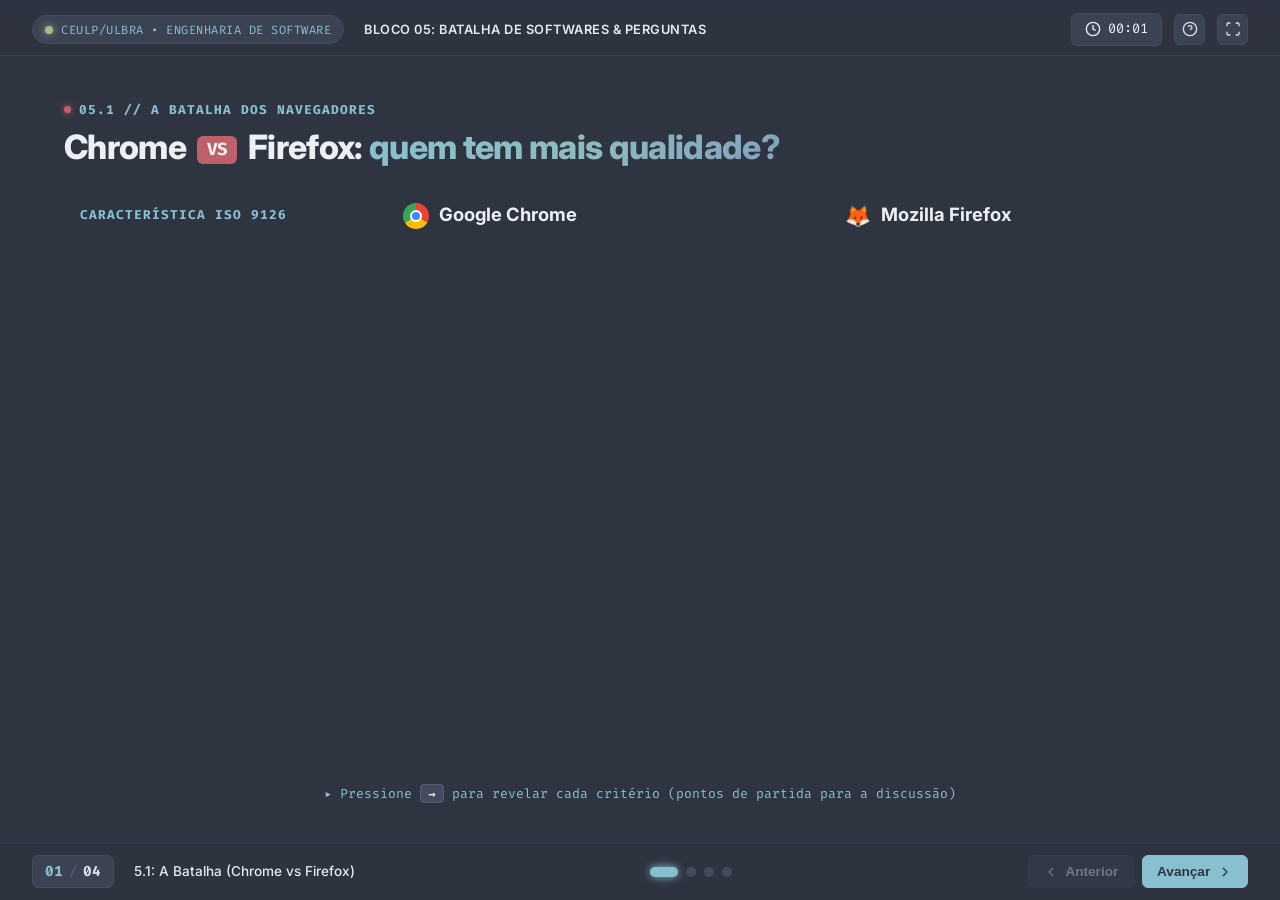
<file: bloco5.html>
<!DOCTYPE html>
<html lang="pt-BR">
<head>
  <meta charset="UTF-8">
  <meta name="viewport" content="width=device-width, initial-scale=1.0">
  <title>ISO/IEC 9126 | Bloco 5 - Batalha de Softwares</title>
  
  <!-- Fontes Google: Inter para textos limpos e Fira Code / JetBrains Mono para o estilo developer -->
  <link rel="preconnect" href="https://fonts.googleapis.com">
  <link rel="preconnect" href="https://fonts.gstatic.com" crossorigin>
  <link href="https://fonts.googleapis.com/css2?family=Fira+Code:wght@400;500;600;700&family=Inter:wght@300;400;500;600;700;800&display=swap" rel="stylesheet">
  
  <link rel="stylesheet" href="css/style.css">
</head>
<body class="nord-theme" data-prev-href="bloco4.html" data-timer-limit="10" data-next-label="Fim • Obrigado!">

  <!-- Barra de Progresso Superior -->
  <div class="progress-bar-container">
    <div class="progress-bar" id="progressBar"></div>
  </div>

  <!-- Cabeçalho de Status da Apresentação -->
  <header class="presentation-header">
    <div class="header-left">
      <div class="tech-badge">
        <span class="pulse-dot"></span>
        <span class="mono">CEULP/ULBRA • ENGENHARIA DE SOFTWARE</span>
      </div>
      <span class="block-indicator">BLOCO 05: BATALHA DE SOFTWARES &amp; PERGUNTAS</span>
    </div>
    <div class="header-right">
      <div class="timer-widget" id="timerWidget" title="Clique para zerar o cronômetro">
        <svg class="icon" viewBox="0 0 24 24" fill="none" stroke="currentColor" stroke-width="2">
          <circle cx="12" cy="12" r="10"></circle>
          <polyline points="12 6 12 12 16 14"></polyline>
        </svg>
        <span class="mono" id="blockTimer">00:00</span>
      </div>
      <button class="icon-btn" id="btnHelp" title="Atalhos do Teclado (?)">
        <svg class="icon" viewBox="0 0 24 24" fill="none" stroke="currentColor" stroke-width="2">
          <circle cx="12" cy="12" r="10"></circle>
          <path d="M9.09 9a3 3 0 0 1 5.83 1c0 2-3 3-3 3"></path>
          <line x1="12" y1="17" x2="12.01" y2="17"></line>
        </svg>
      </button>
      <button class="icon-btn" id="btnFullscreen" title="Tela Cheia (F)">
        <svg class="icon" viewBox="0 0 24 24" fill="none" stroke="currentColor" stroke-width="2">
          <path d="M8 3H5a2 2 0 0 0-2 2v3m18 0V5a2 2 0 0 0-2-2h-3m0 18h3a2 2 0 0 0 2-2v-3M3 16v3a2 2 0 0 0 2 2h3"></path>
        </svg>
      </button>
    </div>
  </header>

  <!-- Container de Slides -->
  <main class="presentation-viewport">

    <section class="slide active" data-slide="1" id="slide-1" data-title="5.1: A Batalha (Chrome vs Firefox)">
      <div class="slide-content">
        <div class="slide-top-header">
          <div class="section-tag mono"><span class="accent-dot danger"></span> 05.1 // A BATALHA DOS NAVEGADORES</div>
          <h2 class="slide-heading slim">Chrome <span class="vs-badge mono">VS</span> Firefox: <span class="gradient-text">quem tem mais qualidade?</span></h2>
        </div>
        <div class="battle-wrap">
          <table class="battle-table">
            <thead>
              <tr><th>Característica ISO 9126</th>
                <th><span class="br-logo chrome-logo"></span> Google Chrome</th>
                <th><span class="br-logo">🦊</span> Mozilla Firefox</th></tr>
            </thead>
            <tbody>
            <tr class="step"><td class="bt-crit"><strong>Funcionalidade</strong><span class="mono">Adequação • Acurácia • Segurança</span></td><td>Ecossistema enorme de extensões e DevTools</td><td>Extensões, DevTools e containers de privacidade</td></tr>
            <tr class="step"><td class="bt-crit"><strong>Confiabilidade</strong><span class="mono">Maturidade • Tolerância a falhas</span></td><td>Isolamento de processos por aba/site</td><td>Multiprocesso e recuperação de sessão</td></tr>
            <tr class="step"><td class="bt-crit"><strong>Usabilidade</strong><span class="mono">Operacionalidade • Estética</span></td><td>Interface minimalista e sincronização com a conta Google</td><td>Interface personalizável e modo leitura</td></tr>
            <tr class="step"><td class="bt-crit"><strong>Eficiência</strong><span class="mono">Tempo de resposta • Recursos</span></td><td>Motor V8 • fama de consumir bastante RAM</td><td>Motor SpiderMonkey • <em>meça, não presuma!</em></td></tr>
            <tr class="step"><td class="bt-crit"><strong>Manutenibilidade</strong><span class="mono">Analisabilidade • Modificabilidade</span></td><td>Código aberto via Chromium; atualizações rápidas</td><td>Código aberto (MPL), mantido pela Mozilla</td></tr>
            <tr class="step"><td class="bt-crit"><strong>Portabilidade</strong><span class="mono">Adaptabilidade • Instalação</span></td><td>Windows, macOS, Linux, Android e iOS</td><td>Windows, macOS, Linux, Android e iOS</td></tr>
            </tbody>
          </table>
          <div class="step-hint mono" id="stepHint">▸ Pressione <kbd class="key-hint">→</kbd> para revelar cada critério (pontos de partida para a discussão)</div>
        </div>
      </div>
    </section>

    <section class="slide" data-slide="2" id="slide-2" data-title="5.2: Avaliação Interativa (Mentimeter)">
      <div class="slide-content">
        <div class="split-layout vote-split">
          <div class="slide-text-side">
            <div class="section-tag mono"><span class="accent-dot"></span> 05.2 // AVALIAÇÃO INTERATIVA • MENTIMETER</div>
            <h2 class="slide-heading slim">Agora é com <span class="gradient-text">vocês!</span></h2>
            <p class="slide-lead tight">Escaneiem o QR Code e deem uma <strong>nota de 0 a 10</strong> para cada navegador.</p>
            <div class="qr-box">
              <div class="qr-grid" id="qrGrid" aria-label="QR Code ilustrativo"></div>
              <div class="qr-info">
                <span class="mono qr-label">ENTRE EM</span>
                <span class="qr-url mono">menti.com</span>
                <span class="mono qr-label">COM O CÓDIGO</span>
                <input class="chk-input mono qr-code" value="0000 0000" aria-label="Código do Mentimeter">
                <span class="qr-note mono">QR ilustrativo: troque pelo real do Mentimeter</span>
              </div>
            </div>
          </div>
          <div class="vote-panel">
            <div class="card-bar"><span class="mono card-title">📊 Notas da turma (média, 0–10)</span>
              <span><button class="tag-chip vt-sim" id="voteSim">🎲 Simular votos</button> <button class="tag-chip vt-sim" id="voteReset">↺ Zerar</button></span></div>
            <div class="vote-body">
            <div class="vote-row" data-crit="efi">
              <div class="vr-title"><span class="vr-icon">⚡</span><div><strong>Eficiência</strong><span class="mono">Tempo de resposta e uso de recursos</span></div></div>
              <div class="vr-side chrome"><span class="vr-name mono">Chrome</span>
                <button class="vt-btn" data-br="0" data-d="-0.5">−</button><span class="vr-val mono" id="v-efi-0">0.0</span><button class="vt-btn" data-br="0" data-d="0.5">+</button>
                <div class="vr-bar"><div class="vr-fill" id="b-efi-0"></div></div></div>
              <div class="vr-side firefox"><span class="vr-name mono">Firefox</span>
                <button class="vt-btn" data-br="1" data-d="-0.5">−</button><span class="vr-val mono" id="v-efi-1">0.0</span><button class="vt-btn" data-br="1" data-d="0.5">+</button>
                <div class="vr-bar"><div class="vr-fill" id="b-efi-1"></div></div></div>
            </div>
            <div class="vote-row" data-crit="fun">
              <div class="vr-title"><span class="vr-icon">🎯</span><div><strong>Funcionalidade</strong><span class="mono">Faz o que precisa?</span></div></div>
              <div class="vr-side chrome"><span class="vr-name mono">Chrome</span>
                <button class="vt-btn" data-br="0" data-d="-0.5">−</button><span class="vr-val mono" id="v-fun-0">0.0</span><button class="vt-btn" data-br="0" data-d="0.5">+</button>
                <div class="vr-bar"><div class="vr-fill" id="b-fun-0"></div></div></div>
              <div class="vr-side firefox"><span class="vr-name mono">Firefox</span>
                <button class="vt-btn" data-br="1" data-d="-0.5">−</button><span class="vr-val mono" id="v-fun-1">0.0</span><button class="vt-btn" data-br="1" data-d="0.5">+</button>
                <div class="vr-bar"><div class="vr-fill" id="b-fun-1"></div></div></div>
            </div>
            <div class="vote-row" data-crit="usa">
              <div class="vr-title"><span class="vr-icon">🧭</span><div><strong>Usabilidade</strong><span class="mono">É fácil e agradável de usar?</span></div></div>
              <div class="vr-side chrome"><span class="vr-name mono">Chrome</span>
                <button class="vt-btn" data-br="0" data-d="-0.5">−</button><span class="vr-val mono" id="v-usa-0">0.0</span><button class="vt-btn" data-br="0" data-d="0.5">+</button>
                <div class="vr-bar"><div class="vr-fill" id="b-usa-0"></div></div></div>
              <div class="vr-side firefox"><span class="vr-name mono">Firefox</span>
                <button class="vt-btn" data-br="1" data-d="-0.5">−</button><span class="vr-val mono" id="v-usa-1">0.0</span><button class="vt-btn" data-br="1" data-d="0.5">+</button>
                <div class="vr-bar"><div class="vr-fill" id="b-usa-1"></div></div></div>
            </div>
            </div>
            <div class="vote-foot mono">Use − / + para lançar a média que aparecer no Mentimeter.</div>
          </div>
        </div>
      </div>
    </section>

    <section class="slide" data-slide="3" id="slide-3" data-title="5.3: Conclusão e Resultado da Batalha">
      <div class="slide-content">
        <div class="slide-top-header">
          <div class="section-tag mono"><span class="accent-dot"></span> 05.3 // CONCLUSÃO</div>
          <h2 class="slide-heading slim">O resultado segundo a <span class="gradient-text">ISO/IEC 9126</span></h2>
        </div>
        <div class="concl-grid">
          <div class="winner-card" id="winnerCard">
            <span class="mono sub-label">// VEREDITO DA TURMA</span>
            <div class="winner-name" id="winnerName">Aguardando votação…</div>
            <div class="winner-score mono" id="winnerScore">Lance as notas no slide 5.2</div>
            <div class="score-rows" id="scoreRows"></div>
          </div>
          <div class="take-grid">
            <div class="take-card"><span class="take-ic">🧩</span><h4>Não há vencedor absoluto</h4><p>A melhor escolha depende do <strong>contexto de uso</strong> e do peso de cada característica.</p></div>
            <div class="take-card"><span class="take-ic">📏</span><h4>Meça, não presuma</h4><p>Use as <strong>3 visões</strong>: métricas internas, externas e de qualidade em uso.</p></div>
            <div class="take-card"><span class="take-ic">🗣️</span><h4>Linguagem comum</h4><p>A norma dá <strong>vocabulário padrão</strong> para clientes e engenheiros falarem de qualidade.</p></div>
            <div class="take-card"><span class="take-ic">🚀</span><h4>Evolução contínua</h4><p>A base vive na <strong>ISO/IEC 25010</strong>: qualidade é processo, não evento.</p></div>
          </div>
        </div>
        <div class="next-block-teaser">
          <div class="teaser-left"><span class="teaser-badge mono">PRÓXIMO PASSO</span><span class="teaser-title">Sessão de dúvidas e perguntas</span></div>
          <button class="teaser-btn" id="goQna"><span>Abrir perguntas</span><svg viewBox="0 0 24 24" fill="none" stroke="currentColor" stroke-width="2" class="icon-inline"><line x1="5" y1="12" x2="19" y2="12"></line><polyline points="12 5 19 12 12 19"></polyline></svg></button>
        </div>
      </div>
    </section>

    <section class="slide" data-slide="4" id="slide-4" data-title="5.4: Dúvidas e Perguntas">
      <div class="slide-content">
        <div class="qa-top">
          <div>
            <div class="section-tag mono"><span class="accent-dot"></span> 05.4 // DÚVIDAS &amp; PERGUNTAS</div>
            <h2 class="slide-heading slim">Perguntas? <span class="gradient-text">Mandem ver!</span></h2>
          </div>
          <button class="poll-button qa-random" id="qaRandom">🎲 Sortear pergunta</button>
        </div>
        <div class="qa-tabs"><button class="qa-tab active" data-cat="0">Conceitos</button><button class="qa-tab" data-cat="1">Modelo 9126-1</button><button class="qa-tab" data-cat="2">Métricas</button><button class="qa-tab" data-cat="3">Ferramentas</button></div>
        <div class="qa-panels">
            <div class="qa-panel active" data-cat="0">
              <div class="qa-card"><button class="qa-q"><span class="qa-n mono">Q1</span><span>Qual a diferença entre qualidade de processo e qualidade de produto?</span><span class="qa-chev">▾</span></button><div class="qa-a">Processo é <em>como</em> desenvolvemos (ex.: CMMI, MPS.BR, ISO 12207). Produto é <em>o que</em> entregamos, o foco da ISO 9126.</div></div>
              <div class="qa-card"><button class="qa-q"><span class="qa-n mono">Q2</span><span>Por que o Ariane 5 falhou, em termos da ISO 9126?</span><span class="qa-chev">▾</span></button><div class="qa-a">Reuso do módulo do Ariane 4 sem revalidar (Portabilidade) e exceção de overflow não tratada (Confiabilidade / Tolerância a falhas).</div></div>
              <div class="qa-card"><button class="qa-q"><span class="qa-n mono">Q3</span><span>A ISO 9126 ainda vale, se foi substituída?</span><span class="qa-chev">▾</span></button><div class="qa-a">Foi substituída pela ISO/IEC 25010 (SQuaRE), mas segue como base conceitual e didática, e as ideias migraram quase intactas.</div></div>
              <div class="qa-card"><button class="qa-q"><span class="qa-n mono">Q4</span><span>Qualidade é só ausência de bugs?</span><span class="qa-chev">▾</span></button><div class="qa-a">Não. Um sistema sem bugs pode ser lento, difícil de usar ou impossível de manter. Qualidade é o conjunto das 6 características.</div></div>
            </div>
            <div class="qa-panel" data-cat="1">
              <div class="qa-card"><button class="qa-q"><span class="qa-n mono">Q1</span><span>Qual a diferença entre Funcionalidade e Usabilidade?</span><span class="qa-chev">▾</span></button><div class="qa-a">Funcionalidade: o sistema <em>faz</em> o que deve. Usabilidade: o usuário <em>consegue</em> fazer isso com facilidade.</div></div>
              <div class="qa-card"><button class="qa-q"><span class="qa-n mono">Q2</span><span>Onde fica a Segurança na 9126?</span><span class="qa-chev">▾</span></button><div class="qa-a">É subcaracterística de Funcionalidade. Na 25010 ela vira característica própria.</div></div>
              <div class="qa-card"><button class="qa-q"><span class="qa-n mono">Q3</span><span>O que é a subcaracterística Conformidade?</span><span class="qa-chev">▾</span></button><div class="qa-a">Aderência a normas, padrões e leis relacionados àquela característica. Existe em todas as seis.</div></div>
              <div class="qa-card"><button class="qa-q"><span class="qa-n mono">Q4</span><span>Dá para maximizar as 6 características ao mesmo tempo?</span><span class="qa-chev">▾</span></button><div class="qa-a">Raramente. Há trade-offs, como Eficiência extrema que prejudica Manutenibilidade e Portabilidade. Define-se prioridade por contexto.</div></div>
            </div>
            <div class="qa-panel" data-cat="2">
              <div class="qa-card"><button class="qa-q"><span class="qa-n mono">Q1</span><span>Quando usar métrica interna e quando usar externa?</span><span class="qa-chev">▾</span></button><div class="qa-a">Interna durante o desenvolvimento (código parado); externa quando já há software executando em teste ou homologação.</div></div>
              <div class="qa-card"><button class="qa-q"><span class="qa-n mono">Q2</span><span>Complexidade ciclomática 18 é ruim?</span><span class="qa-chev">▾</span></button><div class="qa-a">Referência comum (McCabe): até 10 é saudável; acima de ~20 é alto risco. 18 já pede refatoração.</div></div>
              <div class="qa-card"><button class="qa-q"><span class="qa-n mono">Q3</span><span>Métrica interna boa garante boa qualidade externa?</span><span class="qa-chev">▾</span></button><div class="qa-a">Correlaciona, mas não garante. Por isso a norma exige as três visões, inclusive a qualidade em uso.</div></div>
              <div class="qa-card"><button class="qa-q"><span class="qa-n mono">Q4</span><span>Como medir satisfação do usuário?</span><span class="qa-chev">▾</span></button><div class="qa-a">Questionários padronizados (SUS), NPS, entrevistas e testes de usabilidade com tarefas reais.</div></div>
            </div>
            <div class="qa-panel" data-cat="3">
              <div class="qa-card"><button class="qa-q"><span class="qa-n mono">Q1</span><span>O SonarQube substitui os testes?</span><span class="qa-chev">▾</span></button><div class="qa-a">Não. É análise estática. A cobertura de 0% no relatório mostra que ele alerta sobre a falta de testes, mas não os executa.</div></div>
              <div class="qa-card"><button class="qa-q"><span class="qa-n mono">Q2</span><span>Por que o Quality Gate falhou com Manutenibilidade A?</span><span class="qa-chev">▾</span></button><div class="qa-a">O gate costuma avaliar condições sobre código novo (novas vulnerabilidades, cobertura). Uma nota boa em uma área não compensa outras ruins.</div></div>
              <div class="qa-card"><button class="qa-q"><span class="qa-n mono">Q3</span><span>O TestLink executa os testes automaticamente?</span><span class="qa-chev">▾</span></button><div class="qa-a">Ele gerencia planos, casos, execuções e resultados (em geral manuais). Automação entra por integração com outras ferramentas.</div></div>
              <div class="qa-card"><button class="qa-q"><span class="qa-n mono">Q4</span><span>O que significa cobertura de 0%?</span><span class="qa-chev">▾</span></button><div class="qa-a">Nenhum teste automatizado exercita o código. Qualquer refatoração vira aposta, o que é um risco para a Manutenibilidade.</div></div>
            </div>
        </div>
        <div class="qa-foot mono">Clique em uma pergunta para ver a resposta • <kbd class="key-hint">1</kbd>–<kbd class="key-hint">4</kbd> trocam de slide</div>
      </div>
    </section>

  </main>

  <!-- Barra de Controle Inferior -->
  <footer class="presentation-footer">
    <div class="footer-left">
      <div class="slide-counter mono">
        <span class="current-slide" id="currentSlideNum">01</span>
        <span class="separator">/</span>
        <span class="total-slides" id="totalSlidesNum">04</span>
      </div>
      <div class="slide-title-preview" id="slideTitlePreview">
        5.1: A Batalha (Chrome vs Firefox)
      </div>
    </div>

    <!-- Navegação de Slides em Miniatura (Dots) -->
    <div class="slide-dots" id="slideDots">
      <button class="dot-btn active" data-goto="1" title="5.1 A Batalha"></button>
      <button class="dot-btn" data-goto="2" title="5.2 Avaliação Interativa"></button>
      <button class="dot-btn" data-goto="3" title="5.3 Conclusão"></button>
      <button class="dot-btn" data-goto="4" title="5.4 Perguntas &amp; Respostas"></button>
    </div>

    <div class="footer-right">
      <div class="nav-controls">
        <button class="nav-btn" id="btnPrev" title="Slide Anterior (Seta Esquerda)">
          <svg class="icon" viewBox="0 0 24 24" fill="none" stroke="currentColor" stroke-width="2">
            <polyline points="15 18 9 12 15 6"></polyline>
          </svg>
          <span class="btn-text">Anterior</span>
        </button>
        <button class="nav-btn primary" id="btnNext" title="Próximo Slide (Seta Direita / Espaço)">
          <span class="btn-text">Avançar</span>
          <svg class="icon" viewBox="0 0 24 24" fill="none" stroke="currentColor" stroke-width="2">
            <polyline points="9 18 15 12 9 6"></polyline>
          </svg>
        </button>
      </div>
    </div>
  </footer>

  <!-- Modal de Ajuda / Atalhos -->
  <div class="modal-overlay" id="helpModal">
    <div class="modal-card">
      <div class="modal-header">
        <h3 class="modal-title mono">// ATALHOS DE TECLADO</h3>
        <button class="modal-close" id="btnCloseHelp">&times;</button>
      </div>
      <div class="modal-body">
        <div class="shortcut-row">
          <span class="keys"><kbd>→</kbd> ou <kbd>Espaço</kbd> ou <kbd>PageDown</kbd></span>
          <span class="action">Próximo Slide</span>
        </div>
        <div class="shortcut-row">
          <span class="keys"><kbd>←</kbd> ou <kbd>Backspace</kbd> ou <kbd>PageUp</kbd></span>
          <span class="action">Slide Anterior</span>
        </div>
        <div class="shortcut-row">
          <span class="keys"><kbd>F</kbd></span>
          <span class="action">Alternar Modo Tela Cheia</span>
        </div>
        <div class="shortcut-row">
          <span class="keys"><kbd>Home</kbd> / <kbd>End</kbd></span>
          <span class="action">Primeiro / Último Slide</span>
        </div>
        <div class="shortcut-row">
          <span class="keys"><kbd>T</kbd></span>
          <span class="action">Zerar / Reiniciar Cronômetro</span>
        </div>
        <div class="shortcut-row">
          <span class="keys"><kbd>?</kbd></span>
          <span class="action">Abrir este painel de ajuda</span>
        </div>
      </div>
    </div>
  </div>

  <div class="spot-overlay" id="spot">
    <div class="spot-card">
      <span class="mono sub-label" id="spotCat"></span>
      <h3 class="spot-q" id="spotQ"></h3>
      <div class="spot-a" id="spotA"></div>
      <div class="spot-actions"><button class="poll-button" id="spotShow">Mostrar resposta</button><button class="poll-button-reset" id="spotNext">🎲 Outra</button><button class="poll-button-reset" id="spotClose">Fechar</button></div>
    </div>
  </div>

  <script src="js/presentation.js"></script>
</body>
</html>
</file>
<file: css/style.css>
/* ===================================================================
   PALETA NORD & VARIÁVEIS DO SISTEMA
   =================================================================== */
:root {
  /* Polar Night (Dark Canvas) */
  --nord0: #2E3440;
  --nord1: #3B4252;
  --nord2: #434C5E;
  --nord3: #4C566A;

  /* Snow Storm (Light / Typography) */
  --nord4: #D8DEE9;
  --nord5: #E5E9F0;
  --nord6: #ECEFF4;

  /* Frost (Accents / Highlights) */
  --nord7: #8FBCBB; /* Turquoise */
  --nord8: #88C0D0; /* Glacial Blue */
  --nord9: #81A1C1; /* Classic Blue */
  --nord10: #5E81AC; /* Deep Blue */

  /* Aurora (Status / Alerts) */
  --nord11: #BF616A; /* Red / Error */
  --nord12: #D08770; /* Orange / Warning */
  --nord13: #EBCB8B; /* Yellow / Alert */
  --nord14: #A3BE8C; /* Green / Success */
  --nord15: #B48EAD; /* Purple / Transition */

  /* Fontes */
  --font-sans: 'Inter', -apple-system, BlinkMacSystemFont, "Segoe UI", Roboto, sans-serif;
  --font-mono: 'Fira Code', 'JetBrains Mono', monospace;

  /* Transições e Sombras */
  --transition-fast: 0.18s ease;
  --transition-normal: 0.35s cubic-bezier(0.16, 1, 0.3, 1);
  --shadow-lg: 0 10px 30px -5px rgba(0, 0, 0, 0.5), 0 0 0 1px rgba(255, 255, 255, 0.05);
  --shadow-glow: 0 0 35px rgba(136, 192, 208, 0.18);
  --radius-sm: 6px;
  --radius-md: 10px;
  --radius-lg: 16px;
}

/* Reset Global */
*, *::before, *::after {
  box-sizing: border-box;
  margin: 0;
  padding: 0;
}

html, body {
  width: 100%;
  height: 100%;
  overflow: hidden;
  background-color: var(--nord0);
  color: var(--nord4);
  font-family: var(--font-sans);
  font-size: 16px;
  line-height: 1.5;
  -webkit-font-smoothing: antialiased;
  -moz-osx-font-smoothing: grayscale;
}

.mono {
  font-family: var(--font-mono);
}

/* ===================================================================
   BARRA DE PROGRESSO SUPERIOR
   =================================================================== */
.progress-bar-container {
  position: fixed;
  top: 0;
  left: 0;
  width: 100%;
  height: 4px;
  background-color: rgba(46, 52, 64, 0.8);
  z-index: 100;
}

.progress-bar {
  height: 100%;
  width: 20%;
  background: linear-gradient(90deg, var(--nord8), var(--nord7), var(--nord15));
  transition: width var(--transition-normal);
  box-shadow: 0 0 12px var(--nord8);
}

/* ===================================================================
   CABEÇALHO DA APRESENTAÇÃO
   =================================================================== */
.presentation-header {
  position: fixed;
  top: 4px;
  left: 0;
  right: 0;
  height: 52px;
  display: flex;
  align-items: center;
  justify-content: space-between;
  padding: 0 2rem;
  background: rgba(46, 52, 64, 0.85);
  backdrop-filter: blur(12px);
  border-bottom: 1px solid rgba(67, 76, 94, 0.5);
  z-index: 90;
}

.header-left {
  display: flex;
  align-items: center;
  gap: 1.25rem;
}

.tech-badge {
  display: flex;
  align-items: center;
  gap: 0.5rem;
  padding: 0.3rem 0.75rem;
  background: var(--nord1);
  border: 1px solid var(--nord2);
  border-radius: 9999px;
  font-size: 0.75rem;
  color: var(--nord8);
  letter-spacing: 0.5px;
}

.pulse-dot {
  width: 8px;
  height: 8px;
  border-radius: 50%;
  background: var(--nord14);
  box-shadow: 0 0 8px var(--nord14);
  animation: pulse 2s infinite;
}

@keyframes pulse {
  0%, 100% { opacity: 1; transform: scale(1); }
  50% { opacity: 0.4; transform: scale(0.85); }
}

.block-indicator {
  font-size: 0.8rem;
  font-weight: 600;
  color: var(--nord5);
  letter-spacing: 0.5px;
}

.header-right {
  display: flex;
  align-items: center;
  gap: 0.75rem;
}

.timer-widget {
  display: flex;
  align-items: center;
  gap: 0.4rem;
  padding: 0.35rem 0.85rem;
  background: var(--nord1);
  border: 1px solid var(--nord2);
  border-radius: var(--radius-sm);
  color: var(--nord6);
  font-size: 0.85rem;
  cursor: pointer;
  transition: border-color var(--transition-fast);
}

.timer-widget:hover {
  border-color: var(--nord8);
}

.icon {
  width: 16px;
  height: 16px;
}

.icon-inline {
  width: 14px;
  height: 14px;
  display: inline-block;
  vertical-align: middle;
}

.icon-btn {
  background: var(--nord1);
  border: 1px solid var(--nord2);
  color: var(--nord4);
  padding: 0.4rem;
  border-radius: var(--radius-sm);
  cursor: pointer;
  display: flex;
  align-items: center;
  justify-content: center;
  transition: all var(--transition-fast);
}

.icon-btn:hover {
  background: var(--nord2);
  color: var(--nord6);
  border-color: var(--nord8);
}

/* ===================================================================
   VIEWPORT E CONTAINER DE SLIDES
   =================================================================== */
.presentation-viewport {
  position: relative;
  width: 100vw;
  height: calc(100vh - 56px - 58px);
  margin-top: 56px;
  overflow: hidden;
}

.slide {
  position: absolute;
  top: 0;
  left: 0;
  width: 100%;
  height: 100%;
  padding: 2.5rem 4rem;
  opacity: 0;
  visibility: hidden;
  transform: translateX(40px) scale(0.98);
  transition: opacity 0.4s ease, transform 0.45s cubic-bezier(0.16, 1, 0.3, 1), visibility 0.4s;
  display: flex;
  flex-direction: column;
  justify-content: center;
  pointer-events: none;
}

.slide.active {
  opacity: 1;
  visibility: visible;
  transform: translateX(0) scale(1);
  pointer-events: auto;
}

.slide.prev {
  transform: translateX(-40px) scale(0.98);
}

.slide-content {
  position: relative;
  width: 100%;
  max-width: 1360px;
  margin: 0 auto;
  z-index: 2;
}

/* ===================================================================
   ELEMENTOS DE TIPOGRAFIA COMUM
   =================================================================== */
.section-tag {
  display: inline-flex;
  align-items: center;
  gap: 0.5rem;
  font-size: 0.8rem;
  font-weight: 700;
  color: var(--nord8);
  letter-spacing: 1px;
  margin-bottom: 0.6rem;
  text-transform: uppercase;
}

.accent-dot {
  width: 7px;
  height: 7px;
  border-radius: 50%;
  background: var(--nord8);
  box-shadow: 0 0 8px var(--nord8);
}

.accent-dot.danger {
  background: var(--nord11);
  box-shadow: 0 0 8px var(--nord11);
}

.slide-heading {
  font-size: 2.5rem;
  font-weight: 800;
  color: var(--nord6);
  line-height: 1.15;
  margin-bottom: 0.75rem;
  letter-spacing: -0.02em;
}

.slide-lead {
  font-size: 1.15rem;
  color: var(--nord4);
  max-width: 820px;
  margin-bottom: 1.8rem;
  font-weight: 400;
}

.max-w-lead {
  max-width: 820px;
  margin-left: auto;
  margin-right: auto;
}

.text-center {
  text-align: center;
}

/* Gradientes de Texto */
.gradient-text {
  background: linear-gradient(135deg, var(--nord8) 0%, var(--nord7) 50%, var(--nord9) 100%);
  -webkit-background-clip: text;
  -webkit-text-fill-color: transparent;
}

.gradient-text-warn {
  background: linear-gradient(135deg, var(--nord13) 0%, var(--nord12) 100%);
  -webkit-background-clip: text;
  -webkit-text-fill-color: transparent;
}

.gradient-text-danger {
  background: linear-gradient(135deg, var(--nord11) 0%, var(--nord12) 100%);
  -webkit-background-clip: text;
  -webkit-text-fill-color: transparent;
}

/* ===================================================================
   SLIDE 1.1: CAPA IMPACTANTE
   =================================================================== */
.cover-layout {
  display: flex;
  flex-direction: column;
  justify-content: center;
  min-height: 70vh;
}

.background-decorations {
  position: absolute;
  top: 0;
  left: 0;
  width: 100%;
  height: 100%;
  pointer-events: none;
  z-index: -1;
  overflow: hidden;
}

.glow-orb {
  position: absolute;
  border-radius: 50%;
  filter: blur(90px);
  opacity: 0.16;
}

.orb-1 {
  width: 500px;
  height: 500px;
  top: -100px;
  right: -50px;
  background: var(--nord8);
}

.orb-2 {
  width: 450px;
  height: 450px;
  bottom: -80px;
  left: -50px;
  background: var(--nord10);
}

.grid-overlay {
  position: absolute;
  inset: 0;
  background-image: 
    linear-gradient(rgba(255, 255, 255, 0.02) 1px, transparent 1px),
    linear-gradient(90deg, rgba(255, 255, 255, 0.02) 1px, transparent 1px);
  background-size: 50px 50px;
  mask-image: radial-gradient(ellipse at center, rgba(0,0,0,0.8), transparent 75%);
}

.cover-header {
  display: flex;
  align-items: center;
  gap: 1rem;
  margin-bottom: 1.5rem;
}

.terminal-tag {
  font-size: 0.95rem;
  color: var(--nord8);
  background: rgba(46, 52, 64, 0.7);
  border: 1px solid var(--nord2);
  padding: 0.35rem 0.9rem;
  border-radius: var(--radius-sm);
  display: inline-flex;
  align-items: center;
  gap: 0.4rem;
}

.prompt-sym {
  color: var(--nord14);
}

.badge-accent {
  background: rgba(143, 188, 187, 0.15);
  border: 1px solid var(--nord7);
  color: var(--nord7);
  font-size: 0.75rem;
  font-weight: 700;
  padding: 0.35rem 0.8rem;
  border-radius: 9999px;
  text-transform: uppercase;
  letter-spacing: 0.5px;
}

.cover-title {
  font-size: 3.5rem;
  font-weight: 800;
  color: var(--nord6);
  line-height: 1.1;
  margin-bottom: 1.25rem;
  letter-spacing: -0.03em;
  max-width: 1050px;
}

.cover-subtitle {
  font-size: 1.35rem;
  color: var(--nord4);
  line-height: 1.5;
  max-width: 820px;
  margin-bottom: 2.75rem;
}

.cover-subtitle strong {
  color: var(--nord6);
}

.cover-footer {
  display: flex;
  align-items: center;
  justify-content: space-between;
  padding-top: 1.75rem;
  border-top: 1px solid rgba(67, 76, 94, 0.5);
}

.team-card {
  display: flex;
  align-items: center;
  gap: 1rem;
  background: var(--nord1);
  border: 1px solid var(--nord2);
  padding: 0.75rem 1.25rem;
  border-radius: var(--radius-md);
  box-shadow: var(--shadow-lg);
}

.team-icon {
  width: 36px;
  height: 36px;
  display: flex;
  align-items: center;
  justify-content: center;
  background: rgba(136, 192, 208, 0.15);
  border-radius: var(--radius-sm);
  color: var(--nord8);
}

.team-icon svg {
  width: 20px;
  height: 20px;
}

.team-info {
  display: flex;
  flex-direction: column;
}

.team-label {
  font-size: 0.7rem;
  font-family: var(--font-mono);
  color: var(--nord8);
  letter-spacing: 0.5px;
}

.team-names {
  font-size: 0.95rem;
  font-weight: 600;
  color: var(--nord6);
}

.slide-meta-pills {
  display: flex;
  align-items: center;
  gap: 0.75rem;
}

.meta-pill {
  font-size: 0.8rem;
  padding: 0.45rem 0.9rem;
  background: var(--nord1);
  border: 1px solid var(--nord2);
  border-radius: var(--radius-sm);
  color: var(--nord4);
  display: flex;
  align-items: center;
  gap: 0.5rem;
}

.key-hint {
  background: var(--nord2);
  color: var(--nord6);
  padding: 0.1rem 0.45rem;
  border-radius: 4px;
  font-weight: 600;
  font-size: 0.75rem;
  border: 1px solid rgba(255, 255, 255, 0.1);
}

/* ===================================================================
   SLIDE 1.2: QUEBRA-GELO & MOCKUP DO PORTAL
   =================================================================== */
.split-layout {
  display: grid;
  grid-template-columns: 1fr 1.15fr;
  gap: 3rem;
  align-items: center;
}

.question-callout {
  background: rgba(235, 203, 139, 0.08);
  border-left: 4px solid var(--nord13);
  padding: 1.1rem 1.4rem;
  border-radius: 0 var(--radius-md) var(--radius-md) 0;
  margin-bottom: 1.25rem;
  font-size: 1.05rem;
  color: var(--nord6);
  line-height: 1.45;
}

/* Card de Ponte e Reflexão (Slide 2 ➔ Slide 3) */
.bridge-callout-card {
  background: linear-gradient(135deg, rgba(46, 52, 64, 0.95), rgba(59, 66, 82, 0.8));
  border: 1px solid var(--nord3);
  border-left: 4px solid var(--nord13);
  padding: 1.25rem 1.4rem;
  border-radius: var(--radius-md);
  margin-bottom: 1.4rem;
  box-shadow: var(--shadow-lg), 0 0 25px rgba(235, 203, 139, 0.06);
  display: flex;
  flex-direction: column;
  gap: 0.75rem;
}

.bc-header {
  display: flex;
  align-items: center;
  justify-content: space-between;
}

.bc-tag {
  font-size: 0.72rem;
  letter-spacing: 1px;
  color: var(--nord13);
  font-weight: 700;
  display: inline-flex;
  align-items: center;
  gap: 0.4rem;
}

.bc-lead {
  font-size: 0.95rem;
  color: var(--nord4);
  line-height: 1.45;
  margin: 0;
}

.bc-contrast {
  display: flex;
  align-items: flex-start;
  gap: 0.75rem;
  background: rgba(46, 52, 64, 0.65);
  border: 1px solid rgba(235, 203, 139, 0.25);
  padding: 0.85rem 1rem;
  border-radius: var(--radius-sm);
}

.bc-icon {
  font-size: 1.35rem;
  line-height: 1;
  flex-shrink: 0;
  margin-top: 0.1rem;
}

.bc-question {
  font-size: 0.98rem;
  color: var(--nord6);
  line-height: 1.45;
  margin: 0;
}

.bc-question strong {
  color: var(--nord13);
}

.bc-next-hint {
  font-size: 0.76rem;
  color: var(--nord8);
  font-weight: 600;
  border-top: 1px dashed var(--nord2);
  padding-top: 0.5rem;
  margin-top: 0.2rem;
}

.interactive-poll-box {
  background: var(--nord1);
  border: 1px solid var(--nord2);
  padding: 1.2rem;
  border-radius: var(--radius-md);
  margin-bottom: 1.5rem;
  box-shadow: var(--shadow-lg);
}

.poll-prompt {
  font-size: 0.85rem;
  color: var(--nord4);
  margin-bottom: 0.75rem;
}

.poll-actions {
  display: flex;
  gap: 0.5rem;
  margin-bottom: 0.75rem;
}

.poll-button {
  flex: 1;
  display: flex;
  align-items: center;
  justify-content: center;
  gap: 0.75rem;
  padding: 0.75rem 1.25rem;
  background: linear-gradient(135deg, var(--nord8), var(--nord9));
  border: none;
  border-radius: var(--radius-sm);
  color: var(--nord0);
  font-weight: 700;
  font-size: 0.95rem;
  cursor: pointer;
  transition: transform var(--transition-fast), filter var(--transition-fast);
}

.poll-button:hover {
  transform: translateY(-2px);
  filter: brightness(1.1);
}

.poll-button:active {
  transform: translateY(0);
}

.poll-badge {
  background: var(--nord0);
  color: var(--nord8);
  padding: 0.2rem 0.55rem;
  border-radius: 9999px;
  font-size: 0.8rem;
}

.poll-button-reset {
  background: var(--nord2);
  border: 1px solid var(--nord3);
  color: var(--nord4);
  padding: 0 0.8rem;
  border-radius: var(--radius-sm);
  cursor: pointer;
  font-size: 1.1rem;
  transition: all var(--transition-fast);
}

.poll-button-reset:hover {
  background: var(--nord3);
  color: var(--nord6);
}

.poll-bar-wrapper {
  width: 100%;
  height: 8px;
  background: var(--nord2);
  border-radius: 4px;
  overflow: hidden;
  margin-bottom: 0.4rem;
}

.poll-bar-fill {
  height: 100%;
  background: linear-gradient(90deg, var(--nord13), var(--nord11));
  border-radius: 4px;
  transition: width 0.4s ease;
}

.poll-caption {
  font-size: 0.72rem;
  color: var(--nord4);
  display: block;
}

.insight-pill {
  display: flex;
  align-items: flex-start;
  gap: 0.75rem;
  padding: 0.85rem 1.1rem;
  background: rgba(143, 188, 187, 0.1);
  border: 1px solid rgba(143, 188, 187, 0.25);
  border-radius: var(--radius-md);
  font-size: 0.9rem;
  color: var(--nord5);
}

.insight-icon {
  font-size: 1.25rem;
}

/* Mockup Navegador */
.browser-mockup {
  background: var(--nord1);
  border-radius: var(--radius-lg);
  border: 1px solid var(--nord2);
  box-shadow: 0 20px 40px rgba(0, 0, 0, 0.6), 0 0 0 1px rgba(255, 255, 255, 0.05);
  overflow: hidden;
}

.browser-chrome {
  background: #242933;
  padding: 0.6rem 1rem;
  display: flex;
  align-items: center;
  gap: 1rem;
  border-bottom: 1px solid var(--nord2);
}

.browser-dots {
  display: flex;
  gap: 6px;
}

.dot {
  width: 11px;
  height: 11px;
  border-radius: 50%;
}

.dot-red { background: #bf616a; }
.dot-yellow { background: #ebcb8b; }
.dot-green { background: #a3be8c; }

.browser-url-bar {
  flex: 1;
  background: var(--nord0);
  padding: 0.35rem 0.75rem;
  border-radius: var(--radius-sm);
  font-size: 0.75rem;
  color: var(--nord4);
  display: flex;
  align-items: center;
  gap: 0.5rem;
  border: 1px solid rgba(255, 255, 255, 0.05);
}

.browser-viewport {
  padding: 2.2rem;
  background: #1e222b;
}

.error-badge {
  display: inline-block;
  background: rgba(191, 97, 106, 0.15);
  color: var(--nord11);
  border: 1px solid var(--nord11);
  font-size: 0.75rem;
  font-weight: 700;
  padding: 0.25rem 0.65rem;
  border-radius: 4px;
  margin-bottom: 1rem;
}

.server-crash-icon {
  width: 44px;
  height: 44px;
  color: var(--nord11);
  margin-bottom: 0.75rem;
}

.error-title {
  font-size: 1.4rem;
  color: var(--nord6);
  font-weight: 700;
  margin-bottom: 0.5rem;
}

.error-desc {
  font-size: 0.85rem;
  color: var(--nord4);
  margin-bottom: 1.25rem;
  line-height: 1.4;
}

.terminal-log-box {
  background: var(--nord0);
  border: 1px solid var(--nord2);
  border-radius: var(--radius-sm);
  padding: 0.85rem;
  font-size: 0.73rem;
  line-height: 1.5;
}

.log-line {
  margin-bottom: 0.2rem;
}

.text-dim { color: var(--nord3); }
.text-warn { color: var(--nord13); }
.text-danger { color: var(--nord11); }
.text-frost { color: var(--nord8); }

.blink {
  animation: blink 1s infinite;
}

@keyframes blink {
  0%, 49% { opacity: 1; }
  50%, 100% { opacity: 0; }
}

/* ===================================================================
   SLIDE 1.3: ARIANE 5 (O CUSTO DO ERRO)
   =================================================================== */
.case-grid {
  display: grid;
  grid-template-columns: 1fr 1.35fr;
  gap: 2rem;
  align-items: stretch;
}

.stat-card {
  background: var(--nord1);
  border: 1px solid var(--nord2);
  border-radius: var(--radius-lg);
  padding: 2rem;
  display: flex;
  flex-direction: column;
  box-shadow: var(--shadow-lg);
}

.stat-badge {
  font-size: 0.75rem;
  font-weight: 700;
  color: var(--nord11);
  letter-spacing: 1px;
  margin-bottom: 0.5rem;
}

.stat-huge {
  font-size: 4.8rem;
  font-weight: 900;
  line-height: 1;
  letter-spacing: -0.04em;
  font-family: var(--font-mono);
  margin-bottom: 0.5rem;
}

.stat-subtitle {
  font-size: 1rem;
  color: var(--nord5);
  margin-bottom: 1.8rem;
}

.timeline-summary {
  display: flex;
  flex-direction: column;
  gap: 1rem;
  border-top: 1px solid var(--nord2);
  padding-top: 1.25rem;
  margin-top: auto;
}

.timeline-step {
  display: flex;
  gap: 0.85rem;
  font-size: 0.85rem;
}

.step-time {
  background: var(--nord2);
  color: var(--nord8);
  padding: 0.15rem 0.45rem;
  border-radius: 4px;
  font-size: 0.75rem;
  font-weight: 600;
  height: fit-content;
}

.timeline-step.alert-step .step-time {
  background: rgba(235, 203, 139, 0.2);
  color: var(--nord13);
}

.timeline-step.danger-step .step-time {
  background: rgba(191, 97, 106, 0.2);
  color: var(--nord11);
}

.step-desc {
  color: var(--nord4);
  line-height: 1.4;
}

.code-analysis-card {
  background: #242933;
  border: 1px solid var(--nord2);
  border-radius: var(--radius-lg);
  display: flex;
  flex-direction: column;
  overflow: hidden;
  box-shadow: var(--shadow-lg);
}

.card-bar {
  background: var(--nord1);
  padding: 0.65rem 1.25rem;
  display: flex;
  align-items: center;
  justify-content: space-between;
  border-bottom: 1px solid var(--nord2);
}

.card-title {
  font-size: 0.8rem;
  color: var(--nord5);
  display: flex;
  align-items: center;
  gap: 0.5rem;
}

.badge-lang {
  font-size: 0.7rem;
  background: var(--nord2);
  color: var(--nord7);
  padding: 0.15rem 0.5rem;
  border-radius: 4px;
}

.code-snippet {
  padding: 1.25rem;
  font-size: 0.82rem;
  line-height: 1.6;
  background: #1e222b;
  flex: 1;
}

.code-line {
  display: flex;
  align-items: center;
}

.line-num {
  width: 28px;
  color: var(--nord3);
  user-select: none;
}

.c-comment { color: #6272a4; font-style: italic; }
.c-type { color: var(--nord7); font-weight: 600; }
.c-func { color: var(--nord8); }
.c-boom { color: var(--nord11); font-weight: bold; margin-left: 0.5rem; }

.code-line.error-highlight {
  background: rgba(191, 97, 106, 0.15);
  border-left: 3px solid var(--nord11);
  margin: 0.2rem -1.25rem;
  padding: 0.2rem 1.25rem;
}

.takeaway-box {
  background: var(--nord1);
  padding: 1.25rem 1.5rem;
  border-top: 1px solid var(--nord2);
}

.takeaway-header {
  font-size: 0.78rem;
  font-weight: 700;
  color: var(--nord8);
  margin-bottom: 0.4rem;
  letter-spacing: 0.5px;
}

.takeaway-box p {
  font-size: 0.88rem;
  color: var(--nord4);
  line-height: 1.45;
}

/* ===================================================================
   SLIDE 1.4: AS 4 PARTES DA ISO/IEC 9126
   =================================================================== */
.quad-cards-grid {
  display: grid;
  grid-template-columns: repeat(4, 1fr);
  gap: 1.25rem;
  margin-top: 1rem;
}

.quad-card {
  background: var(--nord1);
  border: 1px solid var(--nord2);
  border-radius: var(--radius-lg);
  padding: 1.5rem;
  display: flex;
  flex-direction: column;
  transition: transform var(--transition-normal), border-color var(--transition-normal), box-shadow var(--transition-normal);
  position: relative;
  overflow: hidden;
}

.quad-card::before {
  content: '';
  position: absolute;
  top: 0;
  left: 0;
  right: 0;
  height: 3px;
  background: var(--nord8);
  opacity: 0.4;
  transition: opacity var(--transition-fast);
}

.quad-card:hover {
  transform: translateY(-6px);
  border-color: var(--nord8);
  box-shadow: var(--shadow-lg), var(--shadow-glow);
}

.quad-card:hover::before {
  opacity: 1;
}

.quad-card-header {
  display: flex;
  align-items: center;
  justify-content: space-between;
  margin-bottom: 1rem;
}

.part-number {
  font-size: 0.75rem;
  color: var(--nord3);
  font-weight: 700;
}

.quad-badge {
  font-size: 0.7rem;
  font-family: var(--font-mono);
  padding: 0.2rem 0.55rem;
  border-radius: 9999px;
  font-weight: 600;
}

.quad-badge.frost-1 { background: rgba(143, 188, 187, 0.15); color: var(--nord7); }
.quad-badge.frost-2 { background: rgba(136, 192, 208, 0.15); color: var(--nord8); }
.quad-badge.frost-3 { background: rgba(129, 161, 193, 0.15); color: var(--nord9); }
.quad-badge.frost-4 { background: rgba(180, 142, 173, 0.15); color: var(--nord15); }

.quad-title {
  font-size: 1.25rem;
  font-weight: 700;
  color: var(--nord6);
  margin-bottom: 0.65rem;
}

.quad-desc {
  font-size: 0.88rem;
  color: var(--nord4);
  line-height: 1.45;
  margin-bottom: 1.25rem;
}

.quad-tags {
  display: flex;
  flex-wrap: wrap;
  gap: 0.4rem;
  margin-bottom: 1.25rem;
  margin-top: auto;
}

.tag-chip {
  background: var(--nord2);
  color: var(--nord5);
  font-size: 0.72rem;
  padding: 0.25rem 0.55rem;
  border-radius: 4px;
  border: 1px solid rgba(255, 255, 255, 0.04);
}

.quad-footer {
  font-size: 0.75rem;
  padding-top: 0.85rem;
  border-top: 1px solid rgba(67, 76, 94, 0.5);
  color: var(--nord8);
}

/* ===================================================================
   SLIDE 1.5: EVOLUÇÃO (LINHA DO TEMPO & ISO 25010)
   =================================================================== */
.evolution-container {
  display: flex;
  flex-direction: column;
  gap: 1.5rem;
  margin-bottom: 1.5rem;
}

.evolution-timeline {
  display: grid;
  grid-template-columns: 1fr auto 1fr auto 1.2fr;
  align-items: center;
  gap: 1rem;
  background: var(--nord1);
  padding: 1.5rem;
  border-radius: var(--radius-lg);
  border: 1px solid var(--nord2);
}

.timeline-node {
  background: #242933;
  padding: 1.2rem;
  border-radius: var(--radius-md);
  border: 1px solid var(--nord2);
  transition: transform var(--transition-fast);
}

.timeline-node.current {
  border-color: var(--nord8);
  box-shadow: 0 0 20px rgba(136, 192, 208, 0.15);
}

.timeline-node.future {
  border-color: var(--nord15);
}

.node-year {
  font-size: 1.1rem;
  font-weight: 800;
  color: var(--nord8);
  margin-bottom: 0.4rem;
}

.timeline-node.future .node-year {
  color: var(--nord15);
}

.node-badge {
  font-size: 0.65rem;
  padding: 0.15rem 0.4rem;
  border-radius: 3px;
  background: var(--nord2);
  color: var(--nord4);
  display: inline-block;
  margin-bottom: 0.4rem;
}

.node-badge.highlight {
  background: rgba(136, 192, 208, 0.2);
  color: var(--nord8);
}

.node-title {
  font-size: 1rem;
  font-weight: 700;
  color: var(--nord6);
  margin-bottom: 0.35rem;
}

.node-content p {
  font-size: 0.8rem;
  color: var(--nord4);
  line-height: 1.35;
}

.timeline-connector {
  width: 40px;
  height: 2px;
  background: var(--nord2);
  position: relative;
}

.pulse-line {
  position: absolute;
  top: 0;
  left: 0;
  width: 100%;
  height: 100%;
  background: var(--nord8);
  animation: pulseLine 2s infinite linear;
}

@keyframes pulseLine {
  0% { transform: scaleX(0); transform-origin: left; }
  50% { transform: scaleX(1); transform-origin: left; }
  51% { transform: scaleX(1); transform-origin: right; }
  100% { transform: scaleX(0); transform-origin: right; }
}

.comparison-card {
  background: #242933;
  border: 1px solid var(--nord2);
  border-radius: var(--radius-md);
  padding: 1.25rem 1.5rem;
}

.comparison-header {
  margin-bottom: 0.75rem;
}

.header-tag {
  font-size: 0.78rem;
  font-weight: 700;
  color: var(--nord8);
}

.comparison-grid {
  display: grid;
  grid-template-columns: 1fr auto 1fr;
  align-items: center;
  gap: 1.5rem;
}

.comp-col {
  font-size: 0.85rem;
}

.comp-title {
  font-size: 0.8rem;
  font-weight: 700;
  display: block;
  margin-bottom: 0.6rem;
}

.comp-list {
  list-style: none;
  display: flex;
  flex-direction: column;
  gap: 0.35rem;
  color: var(--nord4);
}

.comp-arrow {
  font-size: 1.5rem;
  color: var(--nord8);
}

.new-pill {
  color: var(--nord14);
  font-weight: 600;
  background: rgba(163, 190, 140, 0.1);
  padding: 0.2rem 0.5rem;
  border-radius: 4px;
}

.next-block-teaser {
  display: flex;
  align-items: center;
  justify-content: space-between;
  background: rgba(136, 192, 208, 0.08);
  border: 1px dashed var(--nord8);
  padding: 0.9rem 1.4rem;
  border-radius: var(--radius-md);
}

.teaser-left {
  display: flex;
  align-items: center;
  gap: 0.85rem;
}

.teaser-badge {
  font-size: 0.7rem;
  padding: 0.2rem 0.5rem;
  background: var(--nord8);
  color: var(--nord0);
  border-radius: 4px;
  font-weight: 700;
}

.teaser-title {
  font-size: 0.95rem;
  font-weight: 600;
  color: var(--nord6);
}

.teaser-btn {
  display: flex;
  align-items: center;
  gap: 0.5rem;
  background: var(--nord1);
  border: 1px solid var(--nord8);
  color: var(--nord8);
  padding: 0.45rem 1rem;
  border-radius: var(--radius-sm);
  font-size: 0.82rem;
  font-weight: 600;
  cursor: pointer;
  transition: all var(--transition-fast);
}

.teaser-btn:hover {
  background: var(--nord8);
  color: var(--nord0);
}

/* ===================================================================
   BARRA DE CONTROLE INFERIOR (FOOTER)
   =================================================================== */
.presentation-footer {
  position: fixed;
  bottom: 0;
  left: 0;
  right: 0;
  height: 58px;
  display: flex;
  align-items: center;
  justify-content: space-between;
  padding: 0 2rem;
  background: rgba(46, 52, 64, 0.9);
  backdrop-filter: blur(12px);
  border-top: 1px solid rgba(67, 76, 94, 0.5);
  z-index: 90;
}

.footer-left {
  display: flex;
  align-items: center;
  gap: 1.25rem;
}

.slide-counter {
  font-size: 0.9rem;
  font-weight: 700;
  background: var(--nord1);
  border: 1px solid var(--nord2);
  padding: 0.3rem 0.75rem;
  border-radius: var(--radius-sm);
  display: flex;
  align-items: center;
  gap: 0.35rem;
}

.current-slide {
  color: var(--nord8);
}

.separator {
  color: var(--nord3);
}

.total-slides {
  color: var(--nord4);
}

.slide-title-preview {
  font-size: 0.85rem;
  color: var(--nord5);
  font-weight: 500;
}

.slide-dots {
  display: flex;
  align-items: center;
  gap: 0.5rem;
}

.dot-btn {
  width: 10px;
  height: 10px;
  border-radius: 50%;
  background: var(--nord2);
  border: none;
  cursor: pointer;
  transition: all var(--transition-fast);
  padding: 0;
}

.dot-btn:hover {
  background: var(--nord4);
  transform: scale(1.2);
}

.dot-btn.active {
  background: var(--nord8);
  width: 28px;
  border-radius: 9999px;
  box-shadow: 0 0 8px var(--nord8);
}

.footer-right {
  display: flex;
  align-items: center;
  gap: 1rem;
}

.nav-controls {
  display: flex;
  gap: 0.5rem;
}

.nav-btn {
  display: flex;
  align-items: center;
  gap: 0.4rem;
  padding: 0.45rem 0.9rem;
  background: var(--nord1);
  border: 1px solid var(--nord2);
  color: var(--nord4);
  border-radius: var(--radius-sm);
  font-size: 0.85rem;
  font-weight: 600;
  cursor: pointer;
  transition: all var(--transition-fast);
}

.nav-btn:hover:not(:disabled) {
  background: var(--nord2);
  color: var(--nord6);
  border-color: var(--nord8);
}

.nav-btn:disabled {
  opacity: 0.4;
  cursor: not-allowed;
}

.nav-btn.primary {
  background: var(--nord8);
  color: var(--nord0);
  border-color: var(--nord8);
}

.nav-btn.primary:hover:not(:disabled) {
  background: var(--nord7);
  box-shadow: 0 0 12px rgba(136, 192, 208, 0.4);
}

/* ===================================================================
   MODAIS (AJUDA & TEASER)
   =================================================================== */
.modal-overlay {
  position: fixed;
  inset: 0;
  background: rgba(36, 41, 51, 0.75);
  backdrop-filter: blur(8px);
  display: flex;
  align-items: center;
  justify-content: center;
  z-index: 200;
  opacity: 0;
  visibility: hidden;
  transition: all var(--transition-fast);
}

.modal-overlay.open {
  opacity: 1;
  visibility: visible;
}

.modal-card {
  background: var(--nord0);
  border: 1px solid var(--nord2);
  border-radius: var(--radius-lg);
  width: 90%;
  max-width: 520px;
  box-shadow: 0 25px 50px -12px rgba(0, 0, 0, 0.7);
  overflow: hidden;
  transform: translateY(20px);
  transition: transform var(--transition-normal);
}

.modal-overlay.open .modal-card {
  transform: translateY(0);
}

.modal-header {
  padding: 1rem 1.5rem;
  background: var(--nord1);
  border-bottom: 1px solid var(--nord2);
  display: flex;
  align-items: center;
  justify-content: space-between;
}

.modal-title {
  font-size: 0.95rem;
  color: var(--nord8);
  font-weight: 700;
}

.modal-close {
  background: none;
  border: none;
  color: var(--nord4);
  font-size: 1.5rem;
  cursor: pointer;
  line-height: 1;
}

.modal-close:hover {
  color: var(--nord6);
}

.modal-body {
  padding: 1.5rem;
}

.shortcut-row {
  display: flex;
  align-items: center;
  justify-content: space-between;
  padding: 0.65rem 0;
  border-bottom: 1px solid rgba(67, 76, 94, 0.4);
  font-size: 0.85rem;
}

.shortcut-row:last-child {
  border-bottom: none;
}

.shortcut-row .keys kbd {
  background: var(--nord1);
  border: 1px solid var(--nord2);
  padding: 0.2rem 0.5rem;
  border-radius: 4px;
  font-family: var(--font-mono);
  font-size: 0.75rem;
  color: var(--nord6);
}

.shortcut-row .action {
  color: var(--nord4);
}

/* ===================================================================
   RESPONSIVIDADE E TELAS MENORES
   =================================================================== */
@media (max-width: 1200px) {
  .quad-cards-grid {
    grid-template-columns: repeat(2, 1fr);
  }
  .evolution-timeline {
    grid-template-columns: 1fr;
  }
  .timeline-connector {
    display: none;
  }
}

@media (max-width: 900px) {
  .slide {
    padding: 1.5rem 1.5rem;
  }
  .split-layout, .case-grid {
    grid-template-columns: 1fr;
    gap: 1.5rem;
  }
  .cover-title {
    font-size: 2.2rem;
  }
  .slide-heading {
    font-size: 1.8rem;
  }
  .stat-huge {
    font-size: 3.2rem;
  }
}

/* ===================================================================
   SLIDE 1.4: DESTAQUE - IMAGEM DA EXPLOSÃO
   =================================================================== */
.highlight-layout {
  display: flex;
  flex-direction: column;
  align-items: center;
  height: 100%;
}

.highlight-figure {
  display: flex;
  flex-direction: column;
  align-items: center;
  gap: 1rem;
  width: 100%;
  min-height: 0;
  flex: 1;
}

.highlight-img-wrap {
  position: relative;
  max-height: calc(100vh - 330px);
  border-radius: var(--radius-lg);
  overflow: hidden;
  border: 1px solid var(--nord11);
  box-shadow: 0 0 60px rgba(191, 97, 106, 0.3), var(--shadow-lg);
  animation: imgReveal 1s var(--transition-normal) both;
}

.highlight-img-wrap img {
  display: block;
  max-width: 100%;
  max-height: calc(100vh - 330px);
  object-fit: contain;
}

.highlight-stamp {
  position: absolute;
  top: 0.9rem;
  left: 0.9rem;
  background: rgba(46, 52, 64, 0.85);
  border: 1px solid var(--nord11);
  color: var(--nord11);
  font-size: 0.8rem;
  font-weight: 700;
  padding: 0.3rem 0.7rem;
  border-radius: 4px;
  backdrop-filter: blur(6px);
}

.highlight-caption {
  font-size: 1.15rem;
  color: var(--nord5);
  text-align: center;
  max-width: 900px;
  padding-top: 0.25rem;
  border-top: 2px solid var(--nord11);
  padding: 0.75rem 1.5rem 0;
}

@keyframes imgReveal {
  from { opacity: 0; transform: scale(1.06); filter: brightness(2); }
  to { opacity: 1; transform: scale(1); filter: brightness(1); }
}

/* ===================================================================
   BLOCO 2: CARDS DE CARACTERÍSTICAS
   =================================================================== */
.slide-heading.slim { font-size: 2.1rem; margin-bottom: 1.2rem; }

.char-grid {
  display: grid;
  grid-template-columns: 1fr 1fr;
  gap: 1.5rem;
  align-items: stretch;
}

.char-card {
  --accent: var(--nord8);
  background: var(--nord1);
  border: 1px solid var(--nord2);
  border-top: 4px solid var(--accent);
  border-radius: var(--radius-lg);
  padding: 1.5rem;
  display: flex;
  flex-direction: column;
  box-shadow: var(--shadow-lg);
  transition: transform var(--transition-normal), box-shadow var(--transition-normal);
}
.char-card:hover { transform: translateY(-4px); box-shadow: var(--shadow-lg), 0 0 35px color-mix(in srgb, var(--accent) 25%, transparent); }
.c-frost  { --accent: var(--nord8); }
.c-aurora { --accent: var(--nord12); }
.c-teal   { --accent: var(--nord7); }
.c-purple { --accent: var(--nord15); }
.c-blue   { --accent: var(--nord9); }
.c-green  { --accent: var(--nord14); }

.char-head { display: flex; align-items: center; gap: 0.9rem; margin-bottom: 0.9rem; }
.char-icon {
  width: 52px; height: 52px; display: flex; align-items: center; justify-content: center;
  font-size: 1.7rem; border-radius: var(--radius-md);
  background: color-mix(in srgb, var(--accent) 18%, transparent);
  border: 1px solid var(--accent);
}
.char-iso { font-size: 0.7rem; color: var(--accent); letter-spacing: 1px; display: block; }
.char-name { font-size: 1.7rem; font-weight: 800; color: var(--nord6); line-height: 1.1; }

.char-question {
  font-size: 0.9rem; color: var(--accent);
  background: var(--nord0); border: 1px solid var(--nord2);
  padding: 0.55rem 0.8rem; border-radius: var(--radius-sm); margin-bottom: 0.8rem;
}
.char-def { font-size: 1rem; color: var(--nord4); margin-bottom: 1rem; line-height: 1.45; }
.char-def strong { color: var(--nord6); }
.sub-label { font-size: 0.72rem; font-weight: 700; color: var(--nord3); letter-spacing: 1px; margin-bottom: 0.5rem; }

.sub-list { list-style: none; display: grid; grid-template-columns: 1fr 1fr; gap: 0.5rem; }
.sub-item {
  display: flex; flex-direction: column; gap: 0.1rem;
  padding: 0.5rem 0.7rem; background: #242933;
  border-left: 3px solid var(--accent); border-radius: 0 var(--radius-sm) var(--radius-sm) 0;
  opacity: 0; transform: translateX(-12px);
}
.sub-name { font-size: 0.92rem; font-weight: 700; color: var(--nord6); }
.sub-desc { font-size: 0.78rem; color: var(--nord4); line-height: 1.3; }

/* Entrada escalonada ao ativar o slide */
.slide.active .sub-item { animation: subIn 0.5s var(--transition-normal) forwards; }
.slide.active .sub-item:nth-child(1) { animation-delay: .15s; }
.slide.active .sub-item:nth-child(2) { animation-delay: .25s; }
.slide.active .sub-item:nth-child(3) { animation-delay: .35s; }
.slide.active .sub-item:nth-child(4) { animation-delay: .45s; }
.slide.active .sub-item:nth-child(5) { animation-delay: .55s; }
.slide.active .sub-item:nth-child(6) { animation-delay: .65s; }
.slide.active .sub-item:nth-child(7) { animation-delay: .75s; }
@keyframes subIn { to { opacity: 1; transform: translateX(0); } }

.modal-link {
  display: inline-block; margin-top: 1.2rem; padding: 0.6rem 1.1rem;
  background: var(--nord8); color: var(--nord0); font-weight: 700;
  border-radius: var(--radius-sm); text-decoration: none; font-size: 0.85rem;
}
.modal-link:hover { background: var(--nord7); }

@media (max-width: 1000px) {
  .char-grid { grid-template-columns: 1fr; }
  .sub-list { grid-template-columns: 1fr; }
}

/* ===================================================================
   BLOCO 3: MÉTRICAS
   =================================================================== */
.metric-flow { display: grid; grid-template-columns: 1fr auto 1fr auto 1fr; align-items: stretch; gap: 1rem; margin-top: 0.5rem; }
.metric-step {
  --accent: var(--nord8);
  background: var(--nord1); border: 1px solid var(--nord2); border-top: 4px solid var(--accent);
  border-radius: var(--radius-lg); padding: 1.6rem; display: flex; flex-direction: column; gap: 0.7rem;
  box-shadow: var(--shadow-lg); transition: transform var(--transition-normal);
}
.metric-step:hover { transform: translateY(-6px); }
.ms-1 { --accent: var(--nord9); } .ms-2 { --accent: var(--nord8); } .ms-3 { --accent: var(--nord14); }
.ms-part { font-size: 0.75rem; color: var(--accent); font-weight: 700; letter-spacing: 1px; }
.ms-icon { font-size: 2.6rem; }
.metric-step h3 { font-size: 1.5rem; color: var(--nord6); font-weight: 800; }
.metric-step p { font-size: 1.05rem; color: var(--nord4); line-height: 1.45; flex: 1; }
.metric-step p strong { color: var(--nord6); }
.ms-when { font-size: 0.75rem; color: var(--accent); background: var(--nord0); padding: 0.4rem 0.6rem; border-radius: var(--radius-sm); }
.metric-arrow { align-self: center; font-size: 2rem; color: var(--nord8); animation: nudge 1.6s ease-in-out infinite; }
@keyframes nudge { 50% { transform: translateX(6px); } }

.bullet-list { list-style: none; display: flex; flex-direction: column; gap: 0.8rem; margin: 1rem 0 1.4rem; }
.bullet-list li { font-size: 1.1rem; color: var(--nord4); padding-left: 1.4rem; position: relative; line-height: 1.45; }
.bullet-list li::before { content: '▸'; position: absolute; left: 0; color: var(--nord8); }
.bullet-list strong { color: var(--nord6); }
.big-tags .tag-chip { font-size: 0.85rem; padding: 0.35rem 0.7rem; }

.metric-panel { background: var(--nord1); padding: 0.9rem 1.25rem; border-top: 1px solid var(--nord2); font-size: 0.82rem; }
.mp-row { display: flex; justify-content: space-between; padding: 0.25rem 0; color: var(--nord4); }
.mp-val { font-weight: 700; } .mp-val.bad { color: var(--nord11); } .mp-val.warn { color: var(--nord13); } .mp-val.ok { color: var(--nord14); }

.dash-card { background: #242933; border: 1px solid var(--nord2); border-radius: var(--radius-lg); overflow: hidden; box-shadow: var(--shadow-lg); }
.dash-body { padding: 1.5rem; display: flex; flex-direction: column; gap: 1.2rem; background: #1e222b; }
.bar-label { display: flex; justify-content: space-between; font-size: 0.85rem; color: var(--nord5); margin-bottom: 0.4rem; }
.bar-track { height: 12px; background: var(--nord2); border-radius: 6px; overflow: hidden; }
.bar-fill { height: 100%; width: 0; background: linear-gradient(90deg, var(--nord8), var(--nord14)); border-radius: 6px; transition: width 1.2s cubic-bezier(0.16, 1, 0.3, 1); }
.bar-fill.warn { background: linear-gradient(90deg, var(--nord13), var(--nord12)); }
.bar-fill.bad { background: linear-gradient(90deg, var(--nord12), var(--nord11)); }

.uso-grid { display: grid; grid-template-columns: repeat(4, 1fr); gap: 1.25rem; }
.uso-card { position: relative; }
.uso-num { position: absolute; top: 1rem; right: 1.2rem; font-size: 2.2rem; font-weight: 800; color: var(--nord2); }
.uso-card .char-icon { margin-bottom: 1rem; }
.uso-card .char-name { margin-bottom: 0.7rem; }
.uso-card .char-def { font-size: 1.05rem; margin: 0; }

@media (max-width: 1100px) {
  .metric-flow, .uso-grid { grid-template-columns: 1fr; }
  .metric-arrow { transform: rotate(90deg); }
}

/* ===================================================================
   BLOCO 4: FERRAMENTAS (SONARQUBE, TESTLINK, CHECKLIST)
   =================================================================== */
.tool-layout { display: grid; grid-template-columns: auto 1fr; gap: 2.5rem; align-items: center; }
.tool-layout.wide { grid-template-columns: 1fr 1.35fr; }
.slide-lead.tight { font-size: 1.05rem; margin-bottom: 1.2rem; }

.tool-shot { display: flex; flex-direction: column; align-items: center; gap: 0.6rem; }
.tool-window { background: #242933; border: 1px solid var(--nord2); border-radius: var(--radius-lg); overflow: hidden; box-shadow: 0 20px 40px rgba(0,0,0,.6), var(--shadow-glow); }
.tool-window img { display: block; background: #fff; max-width: 100%; cursor: zoom-in; }
.shot-portrait .tool-window img { max-height: calc(100vh - 230px); width: auto; object-fit: contain; }
.tool-layout.wide .tool-window img { width: 100%; max-height: calc(100vh - 270px); object-fit: contain; }
.shot-hint { font-size: 0.72rem; color: var(--nord3); }
.shot-tags { display: flex; gap: 0.5rem; flex-wrap: wrap; justify-content: center; }
.shot-tags .tag-chip { border-color: var(--nord8); color: var(--nord8); }

.kpi-grid { display: grid; grid-template-columns: 1fr 1fr; gap: 0.8rem; margin-bottom: 1rem; }
.kpi { background: var(--nord1); border: 1px solid var(--nord2); border-radius: var(--radius-md); padding: 0.9rem 1.1rem; display: flex; flex-direction: column; }
.kpi-num { font-size: 2.3rem; font-weight: 800; line-height: 1.1; }
.kpi-label { font-size: 0.85rem; color: var(--nord4); }
.kpi-num.bad, strong.bad { color: var(--nord11); } .kpi-num.warn { color: var(--nord13); } .kpi-num.ok, strong.ok { color: var(--nord14); }
.gate-row { display: flex; align-items: center; gap: 1rem; background: rgba(191,97,106,.1); border: 1px solid var(--nord11); border-radius: var(--radius-md); padding: 0.8rem 1.1rem; }
.gate-badge { background: var(--nord11); color: var(--nord6); font-size: 0.75rem; font-weight: 700; padding: 0.35rem 0.7rem; border-radius: 9999px; white-space: nowrap; }
.gate-text { font-size: 0.92rem; color: var(--nord5); }

.test-tree { background: #1e222b; border: 1px solid var(--nord2); border-radius: var(--radius-md); padding: 1rem 1.2rem; font-size: 0.88rem; line-height: 1.9; }
.tt-title { color: var(--nord6); font-weight: 700; display: flex; justify-content: space-between; gap: 1rem; flex-wrap: wrap; }
.tt-sum { color: var(--nord4); font-weight: 400; font-size: 0.78rem; } .tt-sum em { color: var(--nord3); }
.tt-item.pass { color: var(--nord14); } .tt-item.fail { color: var(--nord11); font-weight: 700; background: rgba(191,97,106,.1); border-radius: 4px; }
.tt-bar { display: flex; height: 10px; border-radius: 5px; overflow: hidden; margin-top: 0.7rem; }
.tt-pass { background: var(--nord14); } .tt-fail { background: var(--nord11); }

.chk-input { background: var(--nord0); border: 1px solid var(--nord8); color: var(--nord8); padding: 0.2rem 0.6rem; border-radius: 4px; font-size: 0.95rem; width: 220px; margin-right: 0.4rem; }
.chk-layout { display: grid; grid-template-columns: 1.7fr 1fr; gap: 1.5rem; align-items: start; }
.chk-list { display: flex; flex-direction: column; gap: 0.6rem; }
.chk-item { display: flex; align-items: center; justify-content: space-between; gap: 1rem; background: var(--nord1); border: 1px solid var(--nord2); border-left: 4px solid var(--nord3); border-radius: var(--radius-md); padding: 0.65rem 1rem; transition: border-color var(--transition-fast), background var(--transition-fast); }
.chk-item[data-answer="yes"] { border-left-color: var(--nord14); background: rgba(163,190,140,.08); }
.chk-item[data-answer="no"] { border-left-color: var(--nord11); background: rgba(191,97,106,.08); }
.chk-text { display: flex; flex-direction: column; }
.chk-sub { font-size: 0.7rem; color: var(--nord8); letter-spacing: .5px; }
.chk-q { font-size: 1.02rem; color: var(--nord6); font-weight: 500; }
.chk-actions { display: flex; gap: 0.5rem; }
.chk-btn { min-width: 64px; padding: 0.5rem 0.9rem; border-radius: var(--radius-sm); border: 1px solid var(--nord3); background: var(--nord2); color: var(--nord5); font-weight: 700; cursor: pointer; transition: all var(--transition-fast); }
.chk-btn.yes:hover, .chk-btn.yes.selected { background: var(--nord14); color: var(--nord0); border-color: var(--nord14); }
.chk-btn.no:hover, .chk-btn.no.selected { background: var(--nord11); color: var(--nord6); border-color: var(--nord11); }
.chk-score { background: var(--nord1); border: 1px solid var(--nord2); border-radius: var(--radius-lg); padding: 1.3rem; display: flex; flex-direction: column; align-items: center; gap: 0.8rem; box-shadow: var(--shadow-lg); }
.chk-ring { width: 150px; height: 150px; border-radius: 50%; background: conic-gradient(var(--nord11) 0deg, var(--nord2) 0deg); display: flex; align-items: center; justify-content: center; transition: background .4s; position: relative; }
.chk-ring::after { content: ''; position: absolute; inset: 14px; border-radius: 50%; background: var(--nord1); }
.chk-pct { position: relative; z-index: 1; font-size: 2rem; font-weight: 800; color: var(--nord6); }
.chk-count { font-size: 0.82rem; color: var(--nord4); }
.chk-verdict { font-size: 1rem; font-weight: 600; color: var(--nord6); text-align: center; min-height: 2.8em; }
.chk-reset { padding: 0.5rem 1rem; }

.img-lightbox { position: fixed; inset: 0; background: rgba(22,26,34,.95); backdrop-filter: blur(8px); display: flex; align-items: center; justify-content: center; z-index: 300; opacity: 0; visibility: hidden; transition: all var(--transition-fast); cursor: zoom-out; }
.img-lightbox.open { opacity: 1; visibility: visible; }
.img-lightbox img { max-width: 95vw; max-height: 95vh; border-radius: var(--radius-md); background: #1b1f27; border: 1px solid var(--nord2); box-shadow: 0 0 80px rgba(0,0,0,.85); object-fit: contain; }

@media (max-width: 1100px) {
  .tool-layout, .tool-layout.wide, .chk-layout { grid-template-columns: 1fr; }
}

/* ===================================================================
   BLOCO 5: BATALHA, VOTAÇÃO, CONCLUSÃO E PERGUNTAS
   =================================================================== */
.vs-badge { font-size: 1.1rem; background: var(--nord11); color: var(--nord6); padding: 0.15rem 0.6rem; border-radius: 6px; vertical-align: middle; margin: 0 0.3rem; }
.battle-wrap { display: flex; flex-direction: column; gap: 0.8rem; }
.battle-table { width: 100%; border-collapse: separate; border-spacing: 0 0.5rem; font-size: 1.05rem; }
.battle-table th { text-align: left; font-size: 1.15rem; color: var(--nord6); padding: 0.4rem 1rem; }
.battle-table th:first-child { color: var(--nord8); font-family: var(--font-mono); font-size: 0.8rem; letter-spacing: 1px; text-transform: uppercase; }
.battle-table td { background: var(--nord1); padding: 0.75rem 1rem; color: var(--nord5); border-top: 1px solid var(--nord2); border-bottom: 1px solid var(--nord2); }
.battle-table td:first-child { border-left: 4px solid var(--nord8); border-radius: var(--radius-sm) 0 0 var(--radius-sm); width: 28%; }
.battle-table td:last-child { border-right: 1px solid var(--nord2); border-radius: 0 var(--radius-sm) var(--radius-sm) 0; }
.bt-crit strong { display: block; font-size: 1.2rem; color: var(--nord6); }
.bt-crit span { font-size: 0.72rem; color: var(--nord8); }
.br-logo { display: inline-flex; width: 26px; height: 26px; align-items: center; justify-content: center; vertical-align: middle; margin-right: 0.4rem; font-size: 1.3rem; }
.chrome-logo { border-radius: 50%; background: conic-gradient(#ea4335 0 33%, #fbbc05 0 66%, #34a853 0); position: relative; }
.chrome-logo::after { content: ''; position: absolute; inset: 7px; border-radius: 50%; background: #4285f4; border: 2px solid #fff; }
.step { opacity: 0; visibility: hidden; transform: translateY(16px); transition: opacity .5s ease, transform .5s var(--transition-normal), visibility .5s; }
.step.shown { opacity: 1; visibility: visible; transform: none; }
.step-hint { font-size: 0.82rem; color: var(--nord8); text-align: center; animation: blink 2s infinite; }

.vote-split { grid-template-columns: 1fr 1.25fr; }
.qr-box {
  display: flex;
  align-items: center;
  gap: 1.5rem;
  background: var(--nord1);
  border: 1px solid var(--nord2);
  border-radius: var(--radius-lg);
  padding: 1.25rem 1.4rem;
  box-shadow: var(--shadow-lg);
}

.qr-img-wrapper {
  width: 190px;
  height: 190px;
  background: #ffffff;
  border-radius: var(--radius-md);
  padding: 8px;
  display: flex;
  align-items: center;
  justify-content: center;
  flex-shrink: 0;
  box-shadow: 0 4px 20px rgba(0, 0, 0, 0.35);
  border: 2px solid var(--nord8);
  cursor: pointer;
  transition: transform var(--transition-fast), border-color var(--transition-fast), box-shadow var(--transition-fast);
}

.qr-img-wrapper:hover {
  transform: scale(1.03);
  border-color: var(--nord7);
  box-shadow: 0 6px 24px rgba(136, 192, 208, 0.3);
}

.qr-image {
  width: 100%;
  height: 100%;
  object-fit: contain;
  display: block;
  border-radius: 4px;
}

.qr-info {
  display: flex;
  flex-direction: column;
  gap: 0.35rem;
}

.qr-label {
  font-size: 0.7rem;
  color: var(--nord4);
  letter-spacing: 1px;
  font-weight: 700;
  margin-top: 0.2rem;
}

.qr-url {
  font-size: 1.65rem;
  font-weight: 800;
  color: var(--nord8);
  text-decoration: none;
  transition: color var(--transition-fast);
}

.qr-url:hover {
  color: var(--nord7);
  text-decoration: underline;
}

.qr-code-badge {
  font-size: 1.6rem;
  font-weight: 900;
  color: var(--nord13);
  letter-spacing: 3px;
  background: var(--nord0);
  border: 1px solid var(--nord3);
  padding: 0.45rem 0.95rem;
  border-radius: var(--radius-sm);
  display: inline-block;
  width: fit-content;
  box-shadow: inset 0 2px 5px rgba(0, 0, 0, 0.4);
}

.qr-note {
  font-size: 0.72rem;
  color: var(--nord4);
  margin-top: 0.4rem;
  line-height: 1.35;
}

.vote-panel { background: #242933; border: 1px solid var(--nord2); border-radius: var(--radius-lg); overflow: hidden; box-shadow: var(--shadow-lg); }
.vt-sim { cursor: pointer; font-family: var(--font-mono); }
.vt-sim:hover { border-color: var(--nord8); color: var(--nord8); }
.vote-body { padding: 1.2rem; display: flex; flex-direction: column; gap: 1rem; background: #1e222b; }
.vote-row { display: grid; grid-template-columns: 1.1fr 1fr 1fr; gap: 1rem; align-items: center; }
.vr-title { display: flex; align-items: center; gap: 0.6rem; }
.vr-icon { font-size: 1.6rem; }
.vr-title strong { display: block; color: var(--nord6); font-size: 1.1rem; }
.vr-title span.mono { font-size: 0.68rem; color: var(--nord4); }
.vr-side { display: grid; grid-template-columns: auto auto auto auto; grid-template-rows: auto auto; align-items: center; gap: 0.3rem 0.4rem; }
.vr-name { font-size: 0.72rem; font-weight: 700; grid-column: 1 / -1; }
.vr-side.chrome .vr-name { color: #fbbc05; } .vr-side.firefox .vr-name { color: #ff9500; }
.vt-btn { width: 28px; height: 28px; border-radius: 6px; border: 1px solid var(--nord3); background: var(--nord2); color: var(--nord6); font-weight: 700; cursor: pointer; }
.vt-btn:hover { background: var(--nord8); color: var(--nord0); }
.vr-val { font-size: 1.3rem; font-weight: 700; color: var(--nord6); min-width: 2.4ch; text-align: center; }
.vr-bar { grid-column: 1 / -1; height: 8px; background: var(--nord2); border-radius: 4px; overflow: hidden; }
.vr-fill { height: 100%; width: 0; transition: width .4s ease; }
.vr-side.chrome .vr-fill { background: linear-gradient(90deg, #ea4335, #fbbc05); }
.vr-side.firefox .vr-fill { background: linear-gradient(90deg, #ff9500, #ff3b6b); }
.vote-foot { padding: 0.6rem 1.2rem; font-size: 0.72rem; color: var(--nord3); background: var(--nord1); }

.concl-grid { display: grid; grid-template-columns: 1fr 1.2fr; gap: 1.5rem; margin-bottom: 1.2rem; }
.winner-card { background: var(--nord1); border: 1px solid var(--nord8); border-radius: var(--radius-lg); padding: 1.5rem; box-shadow: var(--shadow-lg), var(--shadow-glow); }
.winner-name { font-size: 2.3rem; font-weight: 800; color: var(--nord13); margin: 0.3rem 0; }
.winner-score { font-size: 0.95rem; color: var(--nord4); margin-bottom: 1rem; }
.sr-row { margin-bottom: 0.7rem; } .sr-row > span { font-size: 0.78rem; color: var(--nord8); }
.sr-bars { display: flex; flex-direction: column; gap: 3px; margin-top: 3px; }
.sr-bar { height: 18px; border-radius: 4px; display: flex; align-items: center; justify-content: flex-end; padding-right: 6px; min-width: 28px; font-size: 0.72rem; color: var(--nord0); transition: width .5s ease; opacity: .55; font-family: var(--font-mono); }
.sr-bar.c { background: linear-gradient(90deg, #ea4335, #fbbc05); } .sr-bar.f { background: linear-gradient(90deg, #ff9500, #ff3b6b); }
.sr-bar.lead { opacity: 1; }
.take-grid { display: grid; grid-template-columns: 1fr 1fr; gap: 0.9rem; }
.take-card { background: var(--nord1); border: 1px solid var(--nord2); border-radius: var(--radius-md); padding: 1rem 1.1rem; transition: transform var(--transition-normal), border-color var(--transition-normal); }
.take-card:hover { transform: translateY(-4px); border-color: var(--nord8); }
.take-ic { font-size: 1.6rem; } .take-card h4 { color: var(--nord6); font-size: 1.05rem; margin: 0.3rem 0; }
.take-card p { font-size: 0.88rem; color: var(--nord4); line-height: 1.4; } .take-card strong { color: var(--nord6); }

.qa-top { display: flex; align-items: flex-start; justify-content: space-between; gap: 1rem; }
.qa-random { flex: 0 0 auto; padding: 0.7rem 1.3rem; }
.qa-tabs { display: flex; gap: 0.5rem; margin: 0.5rem 0 1rem; flex-wrap: wrap; }
.qa-tab { padding: 0.5rem 1.1rem; border-radius: 9999px; border: 1px solid var(--nord2); background: var(--nord1); color: var(--nord4); font-weight: 600; cursor: pointer; transition: all var(--transition-fast); }
.qa-tab:hover { border-color: var(--nord8); }
.qa-tab.active { background: var(--nord8); color: var(--nord0); border-color: var(--nord8); }
.qa-panels { max-height: calc(100vh - 360px); overflow-y: auto; padding-right: 0.3rem; }
.qa-panel { display: none; grid-template-columns: 1fr 1fr; gap: 0.8rem; align-items: start; }
.qa-panel.active { display: grid; animation: subIn .4s ease both; }
.qa-card { background: var(--nord1); border: 1px solid var(--nord2); border-radius: var(--radius-md); overflow: hidden; transition: border-color var(--transition-fast); }
.qa-card.open { border-color: var(--nord8); }
.qa-q { width: 100%; display: flex; align-items: center; gap: 0.8rem; text-align: left; background: none; border: none; color: var(--nord6); font: 600 1.02rem var(--font-sans); padding: 0.9rem 1rem; cursor: pointer; }
.qa-q:hover { background: var(--nord2); }
.qa-n { color: var(--nord8); font-size: 0.8rem; } .qa-q > span:nth-child(2) { flex: 1; }
.qa-chev { color: var(--nord8); transition: transform .3s; } .qa-card.open .qa-chev { transform: rotate(180deg); }
.qa-a { max-height: 0; overflow: hidden; padding: 0 1rem; color: var(--nord4); font-size: 0.95rem; line-height: 1.5; transition: max-height .4s ease, padding .4s ease; }
.qa-card.open .qa-a { max-height: 220px; padding: 0 1rem 1rem; }
.qa-a em { color: var(--nord6); }
.qa-foot { margin-top: 0.8rem; font-size: 0.75rem; color: var(--nord3); text-align: center; }

.spot-overlay { position: fixed; inset: 0; background: rgba(36,41,51,.92); backdrop-filter: blur(8px); display: flex; align-items: center; justify-content: center; z-index: 250; opacity: 0; visibility: hidden; transition: all var(--transition-fast); }
.spot-overlay.open { opacity: 1; visibility: visible; }
.spot-card { background: var(--nord0); border: 1px solid var(--nord8); border-radius: var(--radius-lg); padding: 2.5rem; max-width: 900px; width: 90%; box-shadow: var(--shadow-glow), 0 25px 50px rgba(0,0,0,.7); }
.spot-q { font-size: 2.2rem; line-height: 1.25; color: var(--nord6); margin: 0.6rem 0 1.4rem; }
.spot-a { font-size: 1.4rem; color: var(--nord14); line-height: 1.5; min-height: 4.5em; opacity: 0; transform: translateY(10px); transition: all .5s ease; }
.spot-a.show { opacity: 1; transform: none; } .spot-a em { color: var(--nord13); }
.spot-actions { display: flex; gap: 0.6rem; align-items: stretch; margin-top: 1rem; } .spot-actions .poll-button { flex: 0 0 auto; }

@media (max-width: 1100px) {
  .vote-split, .concl-grid, .qa-panel, .vote-row { grid-template-columns: 1fr; }
}

/* ===================================================================
   BLOCO 4: EXPLICAÇÃO DAS FERRAMENTAS E SLIDE DE PRÁTICA
   =================================================================== */
.tool-pipeline { display: grid; grid-template-columns: 1fr auto 1fr auto 1fr auto 1fr; align-items: center; gap: 0.8rem; margin-bottom: 1.4rem; }
.tp-node { background: var(--nord1); border: 1px solid var(--nord2); border-radius: var(--radius-md); padding: 1rem; display: flex; flex-direction: column; align-items: center; text-align: center; gap: 0.2rem; box-shadow: var(--shadow-lg); }
.tp-ic { font-size: 2rem; } .tp-node strong { color: var(--nord6); font-size: 1.05rem; } .tp-node .mono { font-size: 0.7rem; color: var(--nord8); }

.tool-cards { display: grid; grid-template-columns: repeat(4, 1fr); gap: 1rem; }
.tool-card { --accent: var(--nord8); background: var(--nord1); border: 1px solid var(--nord2); border-top: 4px solid var(--accent); border-radius: var(--radius-lg); padding: 1.2rem; display: flex; flex-direction: column; gap: 0.4rem; transition: transform var(--transition-normal); }
.tool-card:hover { transform: translateY(-5px); }
.tool-card.c-frost { --accent: var(--nord8); } .tool-card.c-aurora { --accent: var(--nord12); } .tool-card.c-purple { --accent: var(--nord15); }
.tool-card.c-teal { --accent: var(--nord7); } .tool-card.c-blue { --accent: var(--nord9); } .tool-card.c-green { --accent: var(--nord14); }
.tc-ic { font-size: 1.8rem; } .tool-card h4 { color: var(--nord6); font-size: 1.15rem; }
.tool-card p { font-size: 0.92rem; color: var(--nord4); line-height: 1.4; flex: 1; } .tool-card strong { color: var(--nord6); }
.tc-iso { font-size: 0.75rem; color: var(--accent); font-weight: 700; }

.tl-grid { display: grid; grid-template-columns: 1.2fr 1fr; gap: 1.5rem; align-items: stretch; }
.tl-feats { grid-template-columns: 1fr 1fr; }
.legacy-card { background: rgba(191,97,106,.08); border: 1px solid var(--nord11); border-radius: var(--radius-lg); padding: 1.5rem; box-shadow: 0 0 40px rgba(191,97,106,.18); }
.legacy-badge { display: inline-block; background: var(--nord11); color: var(--nord6); font-size: 0.75rem; font-weight: 700; padding: 0.3rem 0.7rem; border-radius: 9999px; margin-bottom: 0.8rem; }
.legacy-card h3 { font-size: 1.7rem; color: var(--nord6); line-height: 1.2; margin-bottom: 0.7rem; }
.legacy-card p { color: var(--nord4); font-size: 1rem; margin-bottom: 0.9rem; line-height: 1.45; } .legacy-card p strong { color: var(--nord6); }
.legacy-list { list-style: none; display: flex; flex-direction: column; gap: 0.5rem; font-size: 0.95rem; color: var(--nord5); }

.practice-layout { display: flex; flex-direction: column; align-items: center; justify-content: center; min-height: 60vh; text-align: center; position: relative; }
.practice-glow { position: absolute; width: 700px; height: 700px; border-radius: 50%; background: radial-gradient(circle, rgba(136,192,208,.28), transparent 65%); filter: blur(30px); z-index: -1; animation: pulse 4s infinite; }
.practice-tag { font-size: 1.1rem; color: var(--nord8); background: rgba(46,52,64,.8); border: 1px solid var(--nord2); padding: 0.4rem 1rem; border-radius: var(--radius-sm); margin-bottom: 1rem; }
.practice-title { font-size: clamp(5rem, 17vw, 15rem); font-weight: 900; letter-spacing: -0.04em; line-height: 1; background: linear-gradient(135deg, var(--nord8), var(--nord7) 45%, var(--nord15)); -webkit-background-clip: text; -webkit-text-fill-color: transparent; filter: drop-shadow(0 0 30px rgba(136,192,208,.35)); }
.slide.active .practice-title { animation: imgReveal 1s var(--transition-normal) both; }

@media (max-width: 1100px) {
  .tool-pipeline, .tool-cards, .tl-grid, .tl-feats { grid-template-columns: 1fr; }
}

/* ===================================================================
   BLOCO 1: MODELO DE QUALIDADE (PIRÂMIDE) E CADEIA DE QUALIDADE
   =================================================================== */
.model-layout { display: grid; grid-template-columns: 1fr 1.5fr; gap: 2rem; align-items: center; }
.who-col { display: flex; flex-direction: column; gap: 0.8rem; }
.who-card { display: flex; align-items: center; gap: 1rem; background: var(--nord1); border: 1px solid var(--nord2); border-left: 4px solid var(--nord13); border-radius: var(--radius-md); padding: 0.8rem 1.1rem; }
.who-ic { font-size: 2rem; } .who-role { display: block; font-size: 0.7rem; color: var(--nord13); letter-spacing: 1px; }
.who-card strong { font-size: 1.2rem; color: var(--nord6); }
.who-sol { font-size: 0.9rem; color: var(--nord4); padding-top: 0.4rem; } .who-sol strong { color: var(--nord8); }

.pyramid { display: flex; flex-direction: column; align-items: center; gap: 0.5rem; }
.pyr-level { display: flex; flex-direction: column; align-items: center; justify-content: center; text-align: center; padding: 0.8rem 1rem; border-radius: var(--radius-md); border: 1px solid var(--nord8); background: linear-gradient(135deg, rgba(136,192,208,.18), rgba(129,161,193,.1)); }
.pyr-level strong { font-size: 1.25rem; color: var(--nord6); } .pyr-level .mono { font-size: 0.72rem; color: var(--nord8); }
.pl-1 { width: 38%; border-color: var(--nord15); background: linear-gradient(135deg, rgba(180,142,173,.3), rgba(180,142,173,.1)); }
.pl-2 { width: 62%; } .pl-3 { width: 82%; border-color: var(--nord7); } .pl-4 { width: 100%; border-color: var(--nord14); background: linear-gradient(135deg, rgba(163,190,140,.22), rgba(163,190,140,.08)); }

.chain-flow { display: flex; align-items: stretch; margin: 1rem 0 1.2rem; }
.chain-item { display: flex; align-items: center; flex: 1; }
.chain-arrow { display: flex; flex-direction: column; align-items: center; padding: 0 0.6rem; font-size: 2rem; color: var(--nord8); animation: nudge 1.6s ease-in-out infinite; }
.chain-arrow .mono { font-size: 0.65rem; color: var(--nord3); }
.chain-node { --accent: var(--nord8); flex: 1; align-self: stretch; background: var(--nord1); border: 1px solid var(--nord2); border-top: 4px solid var(--accent); border-radius: var(--radius-lg); padding: 1.2rem; display: flex; flex-direction: column; gap: 0.4rem; box-shadow: var(--shadow-lg); }
.cn-1 { --accent: var(--nord15); } .cn-2 { --accent: var(--nord9); } .cn-3 { --accent: var(--nord8); } .cn-4 { --accent: var(--nord14); }
.cn-tag { font-size: 0.7rem; color: var(--accent); font-weight: 700; letter-spacing: 1px; } .cn-ic { font-size: 2.2rem; }
.chain-node h3 { font-size: 1.25rem; color: var(--nord6); } .chain-node p { font-size: 0.95rem; color: var(--nord4); line-height: 1.4; }
.chain-foot { text-align: center; font-size: 1.1rem; color: var(--nord4); margin-bottom: 1rem; } .chain-foot strong { color: var(--nord6); }

.notes-panel { position: fixed; left: 2rem; right: 2rem; bottom: 70px; background: rgba(36,41,51,.96); border: 1px solid var(--nord8); border-radius: var(--radius-md); padding: 1rem 1.4rem; z-index: 120; max-height: 40vh; overflow-y: auto; box-shadow: 0 10px 40px rgba(0,0,0,.6); transform: translateY(20px); opacity: 0; visibility: hidden; transition: all var(--transition-fast); }
.notes-panel.open { transform: none; opacity: 1; visibility: visible; }
.notes-panel p { font-size: 1.05rem; color: var(--nord5); line-height: 1.55; margin-top: 0.4rem; }

@media (max-width: 1100px) { .model-layout { grid-template-columns: 1fr; } .chain-flow { flex-direction: column; } .chain-item { flex-direction: column; } }

.notes-header {
  display: flex;
  align-items: center;
  justify-content: space-between;
  border-bottom: 1px solid var(--nord2);
  padding-bottom: 0.5rem;
  margin-bottom: 0.5rem;
}

.notes-close {
  background: none;
  border: none;
  color: var(--nord4);
  font-size: 1.3rem;
  cursor: pointer;
  line-height: 1;
}

.notes-close:hover {
  color: var(--nord6);
}

.speech-tip {
  display: inline-flex;
  align-items: center;
  gap: 0.4rem;
  font-size: 0.8rem;
  color: var(--nord8);
  background: var(--nord1);
  border: 1px dashed var(--nord8);
  padding: 0.45rem 0.8rem;
  border-radius: var(--radius-sm);
  cursor: pointer;
  width: fit-content;
  transition: all var(--transition-fast);
}

.speech-tip:hover {
  background: var(--nord2);
  color: var(--nord6);
}

/* ===================================================================
   BLOCO 3: SLIDE 3.0 - PROCESSO DE AVALIAÇÃO EM 3 ESTÁGIOS
   =================================================================== */
.process-eval-grid {
  display: grid;
  grid-template-columns: 1fr auto 1fr auto 1fr;
  align-items: stretch;
  gap: 1.25rem;
  margin-top: 1rem;
}

.process-card {
  --accent: var(--nord8);
  background: var(--nord1);
  border: 1px solid var(--nord2);
  border-top: 4px solid var(--accent);
  border-radius: var(--radius-lg);
  padding: 1.6rem;
  display: flex;
  flex-direction: column;
  gap: 0.75rem;
  box-shadow: var(--shadow-lg);
  transition: transform var(--transition-normal), box-shadow var(--transition-normal);
}

.process-card:hover {
  transform: translateY(-6px);
  box-shadow: var(--shadow-lg), 0 0 32px color-mix(in srgb, var(--accent) 22%, transparent);
}

.process-card.pc-1 { --accent: var(--nord9); }
.process-card.pc-2 { --accent: var(--nord8); }
.process-card.pc-3 { --accent: var(--nord14); }

.process-card-head {
  display: flex;
  align-items: center;
  justify-content: space-between;
}

.pc-stage {
  font-size: 0.72rem;
  color: var(--accent);
  font-weight: 700;
  letter-spacing: 1px;
}

.pc-icon {
  font-size: 2.2rem;
}

.process-card h3 {
  font-size: 1.4rem;
  font-weight: 800;
  color: var(--nord6);
  line-height: 1.2;
}

.pc-subhead {
  font-size: 0.82rem;
  color: var(--accent);
  background: var(--nord0);
  padding: 0.3rem 0.6rem;
  border-radius: var(--radius-sm);
  width: fit-content;
}

.process-card p {
  font-size: 0.95rem;
  color: var(--nord4);
  line-height: 1.45;
  flex: 1;
}

.process-card p strong {
  color: var(--nord6);
}

.pc-tags {
  display: flex;
  flex-wrap: wrap;
  gap: 0.4rem;
  margin-top: auto;
  padding-top: 0.75rem;
  border-top: 1px solid rgba(67, 76, 94, 0.4);
}

.process-arrow {
  display: flex;
  flex-direction: column;
  align-items: center;
  justify-content: center;
  gap: 0.3rem;
  font-size: 2rem;
  color: var(--nord8);
  animation: nudge 1.8s ease-in-out infinite;
  align-self: center;
}

.process-arrow span.mono {
  font-size: 0.68rem;
  color: var(--nord3);
  letter-spacing: 0.5px;
}

.process-footer-callout {
  display: flex;
  align-items: center;
  gap: 0.6rem;
  font-size: 0.92rem;
  color: var(--nord4);
  background: rgba(136, 192, 208, 0.08);
  border: 1px solid rgba(136, 192, 208, 0.25);
  padding: 0.75rem 1.25rem;
  border-radius: var(--radius-md);
  margin-top: 1.25rem;
}

.process-footer-callout em {
  color: var(--nord8);
}

@media (max-width: 1100px) {
  .process-eval-grid {
    grid-template-columns: 1fr;
  }
  .process-arrow {
    transform: rotate(90deg);
    margin: 0.5rem 0;
  }
}

/* ===================================================================
   SPA: NAVEGAÇÃO DE BLOCOS NO CABEÇALHO & SLIDES INTEGRADOS
   =================================================================== */
.block-nav {
  display: flex;
  align-items: center;
  gap: 0.35rem;
  background: var(--nord0);
  padding: 0.25rem 0.35rem;
  border-radius: var(--radius-sm);
  border: 1px solid var(--nord2);
}

.block-nav-btn {
  background: transparent;
  border: none;
  color: var(--nord4);
  font-family: var(--font-mono);
  font-size: 0.72rem;
  font-weight: 600;
  padding: 0.25rem 0.65rem;
  border-radius: 4px;
  cursor: pointer;
  transition: all var(--transition-fast);
}

.block-nav-btn:hover {
  background: var(--nord1);
  color: var(--nord6);
}

.block-nav-btn.active {
  background: var(--nord8);
  color: var(--nord0);
  font-weight: 700;
  box-shadow: 0 0 10px rgba(136, 192, 208, 0.4);
}

/* Slide 1.3 Integrado: Ariane 5 com Imagem da Explosão */
.ariane-integrated-grid {
  display: grid;
  grid-template-columns: 1.12fr 1.25fr;
  gap: 1.75rem;
  align-items: stretch;
}

.ariane-media-card {
  background: var(--nord1);
  border: 1px solid var(--nord11);
  border-radius: var(--radius-lg);
  overflow: hidden;
  display: flex;
  flex-direction: column;
  box-shadow: 0 0 35px rgba(191, 97, 106, 0.2), var(--shadow-lg);
}

.ariane-img-box {
  position: relative;
  background: radial-gradient(circle at center, #242935 0%, #161922 100%);
  min-height: 290px;
  max-height: 390px;
  height: clamp(290px, 38vh, 390px);
  overflow: hidden;
  display: flex;
  align-items: center;
  justify-content: center;
  padding: 0.5rem;
  border-bottom: 1px solid var(--nord2);
}

.ariane-img-box img {
  width: 100%;
  height: 100%;
  max-width: 100%;
  max-height: 100%;
  object-fit: contain;
  display: block;
  cursor: zoom-in;
  transition: transform 0.25s ease;
}

.ariane-img-box img:hover {
  transform: scale(1.02);
}

.ariane-img-stamp {
  position: absolute;
  top: 0.75rem;
  left: 0.75rem;
  background: rgba(46, 52, 64, 0.85);
  border: 1px solid var(--nord11);
  color: var(--nord11);
  font-size: 0.7rem;
  font-weight: 700;
  padding: 0.2rem 0.6rem;
  border-radius: 4px;
  backdrop-filter: blur(6px);
}

.ariane-caption {
  font-size: 0.8rem;
  color: var(--nord4);
  padding: 0.6rem 1rem;
  background: #242933;
  border-bottom: 1px solid var(--nord2);
  line-height: 1.35;
}

.ariane-loss-banner {
  padding: 1.1rem 1.25rem;
  display: flex;
  flex-direction: column;
  gap: 0.25rem;
  margin-top: auto;
}

.ariane-loss-label {
  font-size: 0.72rem;
  font-weight: 700;
  color: var(--nord11);
  letter-spacing: 1px;
}

.ariane-loss-val {
  font-size: 3.2rem;
  font-weight: 900;
  line-height: 1;
  font-family: var(--font-mono);
  letter-spacing: -0.03em;
}

.ariane-loss-sub {
  font-size: 0.85rem;
  color: var(--nord5);
}

/* Slide 3.1 Integrado: Processo 3 Estágios + 3 Visões das Métricas */
.eval-integrated-layout {
  display: flex;
  flex-direction: column;
  gap: 1.25rem;
}

.stage-pills-row {
  display: grid;
  grid-template-columns: 1fr auto 1fr auto 1fr;
  align-items: center;
  gap: 0.75rem;
}

.stage-pill-card {
  background: var(--nord1);
  border: 1px solid var(--nord2);
  border-left: 4px solid var(--nord8);
  border-radius: var(--radius-md);
  padding: 0.9rem 1.1rem;
  box-shadow: var(--shadow-lg);
}

.stage-pill-card.st-1 { border-left-color: var(--nord9); }
.stage-pill-card.st-2 { border-left-color: var(--nord8); }
.stage-pill-card.st-3 { border-left-color: var(--nord14); }

.st-tag {
  font-size: 0.68rem;
  font-weight: 700;
  color: var(--nord8);
  letter-spacing: 0.5px;
  display: block;
}

.st-title {
  font-size: 1.05rem;
  font-weight: 700;
  color: var(--nord6);
  margin: 0.2rem 0;
}

.st-desc {
  font-size: 0.82rem;
  color: var(--nord4);
  line-height: 1.35;
}

.stage-arrow-sep {
  font-size: 1.4rem;
  color: var(--nord8);
  text-align: center;
}

.metric-trio-row {
  display: grid;
  grid-template-columns: repeat(3, 1fr);
  gap: 1.25rem;
}

.metric-trio-card {
  background: #242933;
  border: 1px solid var(--nord2);
  border-top: 4px solid var(--accent);
  border-radius: var(--radius-lg);
  padding: 1.3rem;
  display: flex;
  flex-direction: column;
  gap: 0.6rem;
  box-shadow: var(--shadow-lg);
  transition: transform var(--transition-normal);
}

.metric-trio-card:hover {
  transform: translateY(-4px);
}

.metric-trio-card.mt-1 { --accent: var(--nord9); }
.metric-trio-card.mt-2 { --accent: var(--nord8); }
.metric-trio-card.mt-3 { --accent: var(--nord14); }

.mt-head {
  display: flex;
  align-items: center;
  justify-content: space-between;
}

.mt-iso {
  font-size: 0.72rem;
  font-weight: 700;
  color: var(--accent);
}

.mt-icon {
  font-size: 1.8rem;
}

.metric-trio-card h3 {
  font-size: 1.25rem;
  color: var(--nord6);
  font-weight: 700;
}

.metric-trio-card p {
  font-size: 0.88rem;
  color: var(--nord4);
  line-height: 1.4;
  flex: 1;
}

.metric-trio-card p strong {
  color: var(--nord6);
}

.mt-when {
  font-size: 0.72rem;
  background: var(--nord0);
  color: var(--accent);
  padding: 0.3rem 0.6rem;
  border-radius: 4px;
  width: fit-content;
}

@media (max-width: 1100px) {
  .ariane-integrated-grid, .metric-trio-row {
    grid-template-columns: 1fr;
  }
  .stage-pills-row {
    grid-template-columns: 1fr;
  }
  .stage-arrow-sep {
    display: none;
  }
}

/* ===================================================================
   BLOCO 2: SLIDE 2.4 - TRADE-OFFS DE QUALIDADE
   =================================================================== */
.tradeoff-grid {
  display: grid;
  grid-template-columns: repeat(4, 1fr);
  gap: 1.1rem;
  margin-top: 0.8rem;
}

.tradeoff-card {
  background: var(--nord1);
  border: 1px solid var(--nord2);
  border-top: 4px solid var(--nord12);
  border-radius: var(--radius-lg);
  padding: 1.25rem;
  display: flex;
  flex-direction: column;
  gap: 0.6rem;
  box-shadow: var(--shadow-lg);
  transition: transform var(--transition-normal), border-color var(--transition-normal);
}

.tradeoff-card:hover {
  transform: translateY(-5px);
  border-color: var(--nord13);
}

.to-head {
  display: flex;
  align-items: center;
  justify-content: space-between;
}

.to-tag {
  font-size: 0.68rem;
  color: var(--nord13);
  font-weight: 700;
  letter-spacing: 0.5px;
}

.to-icon {
  font-size: 1.8rem;
}

.tradeoff-card h3 {
  font-size: 1.15rem;
  font-weight: 800;
  color: var(--nord6);
  line-height: 1.25;
}

.to-conflito {
  font-size: 0.86rem;
  color: var(--nord4);
  line-height: 1.4;
  flex: 1;
}

.to-conflito strong {
  color: var(--nord6);
}

.to-exemplo {
  font-size: 0.78rem;
  background: #242933;
  padding: 0.5rem 0.7rem;
  border-radius: var(--radius-sm);
  border-left: 3px solid var(--nord12);
  color: var(--nord5);
  line-height: 1.35;
}

.to-exemplo strong {
  color: var(--nord8);
}

.tradeoff-summary-banner {
  display: flex;
  align-items: center;
  gap: 0.75rem;
  background: rgba(235, 203, 139, 0.08);
  border: 1px solid rgba(235, 203, 139, 0.3);
  border-radius: var(--radius-md);
  padding: 0.85rem 1.25rem;
  margin-top: 1.25rem;
  font-size: 0.95rem;
  color: var(--nord5);
}

.tradeoff-summary-banner strong {
  color: var(--nord13);
}

@media (max-width: 1100px) {
  .tradeoff-grid {
    grid-template-columns: repeat(2, 1fr);
  }
}

/* ===================================================================
   MINIGAME: O TRIBUNAL DA QUALIDADE (LADO A VS LADO B)
   =================================================================== */
.tribunal-intro-layout {
  display: flex;
  flex-direction: column;
  align-items: center;
  justify-content: center;
  min-height: 65vh;
  text-align: center;
  position: relative;
}

.tribunal-badge-main {
  font-size: 1rem;
  background: rgba(235, 203, 139, 0.15);
  border: 1px solid var(--nord13);
  color: var(--nord13);
  padding: 0.4rem 1.1rem;
  border-radius: 9999px;
  margin-bottom: 1rem;
  letter-spacing: 1px;
}

.tribunal-title-main {
  font-size: clamp(3rem, 7vw, 5.5rem);
  font-weight: 900;
  line-height: 1.05;
  letter-spacing: -0.03em;
  margin-bottom: 1rem;
  background: linear-gradient(135deg, var(--nord13) 0%, var(--nord12) 50%, var(--nord8) 100%);
  -webkit-background-clip: text;
  -webkit-text-fill-color: transparent;
}

.tribunal-intro-sub {
  font-size: 1.25rem;
  color: var(--nord4);
  max-width: 780px;
  line-height: 1.5;
  margin-bottom: 2rem;
}

.tribunal-scoreboard-hero-5 {
  display: grid;
  grid-template-columns: repeat(5, 1fr);
  gap: 1rem;
  width: 100%;
  max-width: 1080px;
  background: var(--nord1);
  border: 1px solid var(--nord2);
  border-radius: var(--radius-lg);
  padding: 1.25rem;
  box-shadow: var(--shadow-lg), 0 0 35px rgba(235, 203, 139, 0.08);
}

.bench-card {
  display: flex;
  flex-direction: column;
  align-items: center;
  gap: 0.35rem;
  padding: 0.85rem 0.5rem;
  background: rgba(46, 52, 64, 0.5);
  border: 1px solid var(--nord2);
  border-radius: var(--radius-md);
  transition: transform var(--transition-fast), border-color var(--transition-fast);
}

.bench-card:hover {
  transform: translateY(-2px);
  border-color: var(--group-accent);
}

.bench-card.bench-g1 { --group-accent: var(--nord7); }
.bench-card.bench-g2 { --group-accent: var(--nord8); }
.bench-card.bench-g3 { --group-accent: var(--nord9); }
.bench-card.bench-g4 { --group-accent: var(--nord14); }
.bench-card.bench-g5 { --group-accent: var(--nord13); }
.bench-card.bench-g6 { --group-accent: var(--nord15); }

.bench-tag {
  font-size: 0.72rem;
  font-weight: 700;
  letter-spacing: 0.5px;
  color: var(--group-accent);
}

.bench-name {
  font-size: 0.95rem;
  font-weight: 700;
  color: var(--nord6);
  white-space: nowrap;
}

.bench-score {
  font-size: 2.8rem;
  font-weight: 900;
  line-height: 1;
  font-family: var(--font-mono);
  color: var(--group-accent);
  margin: 0.2rem 0;
}

.bench-btns {
  display: flex;
  gap: 0.3rem;
  margin-top: 0.2rem;
}

.bench-btn {
  padding: 0.25rem 0.55rem;
  background: var(--nord2);
  border: 1px solid var(--nord3);
  color: var(--nord6);
  border-radius: var(--radius-sm);
  font-family: var(--font-mono);
  font-size: 0.75rem;
  font-weight: 700;
  cursor: pointer;
  transition: all var(--transition-fast);
}

.bench-btn:hover {
  background: var(--group-accent);
  color: var(--nord0);
}

.bench-btn.minus {
  background: transparent;
  color: var(--nord4);
  padding: 0.25rem 0.45rem;
}

.bench-btn.minus:hover {
  background: var(--nord11);
  color: var(--nord6);
}

/* Placar Compacto do Topo dos Slides de Caso (5 Grupos) */
.case-top-bar {
  display: flex;
  align-items: center;
  justify-content: space-between;
  margin-bottom: 0.8rem;
  gap: 1rem;
}

.case-scoreboard-compact {
  display: flex;
  align-items: center;
  gap: 0.65rem;
  background: var(--nord1);
  border: 1px solid var(--nord2);
  padding: 0.35rem 0.85rem;
  border-radius: var(--radius-sm);
  box-shadow: var(--shadow-lg);
  flex-wrap: wrap;
}

.cs-group {
  display: inline-flex;
  align-items: center;
  gap: 0.35rem;
  font-size: 0.82rem;
}

.cs-g-name {
  font-weight: 700;
  color: var(--nord4);
  font-size: 0.78rem;
}

.cs-group strong {
  font-size: 1.05rem;
  font-family: var(--font-mono);
  min-width: 1ch;
  text-align: center;
}

.cs-group.g1 strong { color: var(--nord7); }
.cs-group.g2 strong { color: var(--nord8); }
.cs-group.g3 strong { color: var(--nord9); }
.cs-group.g4 strong { color: var(--nord14); }
.cs-group.g5 strong { color: var(--nord13); }
.cs-group.g6 strong { color: var(--nord15); }

.cs-sep {
  color: var(--nord3);
  font-size: 0.8rem;
  user-select: none;
}

.cs-add-btn {
  background: var(--nord2);
  border: 1px solid var(--nord3);
  color: var(--nord6);
  padding: 0.15rem 0.42rem;
  border-radius: 3px;
  font-size: 0.72rem;
  font-weight: 700;
  cursor: pointer;
  transition: all var(--transition-fast);
  line-height: 1;
}

.cs-add-btn:hover {
  background: var(--nord14);
  color: var(--nord0);
}

.case-layout {
  display: grid;
  grid-template-columns: 1.18fr 1.1fr;
  gap: 2.2rem;
  align-items: stretch;
}

.case-media-side {
  background: var(--nord1);
  border: 1px solid var(--nord2);
  border-radius: var(--radius-lg);
  overflow: hidden;
  display: flex;
  flex-direction: column;
  box-shadow: 0 16px 36px rgba(0, 0, 0, 0.45);
  transition: border-color var(--transition-fast);
}

.case-media-side:hover {
  border-color: var(--nord8);
}

.case-media-wrap {
  position: relative;
  background: radial-gradient(circle at center, #212632 0%, #12151c 100%);
  min-height: 400px;
  max-height: 520px;
  height: clamp(400px, 50vh, 520px);
  display: flex;
  align-items: center;
  justify-content: center;
  overflow: hidden;
  padding: 0.6rem;
  border-bottom: 1px solid var(--nord2);
}

.case-media-wrap img,
.case-media-wrap video {
  width: 100%;
  height: 100%;
  max-width: 100%;
  max-height: 100%;
  object-fit: contain;
  display: block;
}

.case-media-wrap img.zoomable {
  cursor: zoom-in;
  transition: transform 0.25s ease;
}

.case-media-wrap img.zoomable:hover {
  transform: scale(1.02);
}

.case-stamp {
  position: absolute;
  top: 0.8rem;
  left: 0.8rem;
  background: rgba(46, 52, 64, 0.9);
  border: 1px solid var(--nord8);
  color: var(--nord8);
  font-size: 0.72rem;
  font-weight: 700;
  padding: 0.25rem 0.65rem;
  border-radius: 4px;
  backdrop-filter: blur(6px);
}

.case-media-caption {
  font-size: 0.82rem;
  color: var(--nord4);
  padding: 0.85rem 1.1rem;
  background: #242933;
  line-height: 1.4;
  margin-top: auto;
}

.case-content-side {
  display: flex;
  flex-direction: column;
  gap: 0.85rem;
}

.case-context-box {
  background: var(--nord1);
  border-left: 4px solid var(--nord8);
  border-radius: 0 var(--radius-md) var(--radius-md) 0;
  padding: 0.9rem 1.1rem;
  font-size: 0.95rem;
  color: var(--nord5);
  line-height: 1.45;
}

.case-context-box strong {
  color: var(--nord6);
}

.case-challenge-box {
  background: rgba(235, 203, 139, 0.08);
  border: 1px solid var(--nord13);
  border-radius: var(--radius-md);
  padding: 1rem 1.25rem;
  display: flex;
  flex-direction: column;
  gap: 0.35rem;
}

.challenge-badge {
  font-size: 0.72rem;
  font-weight: 700;
  color: var(--nord13);
  letter-spacing: 0.5px;
}

.challenge-question {
  font-size: 1.15rem;
  font-weight: 700;
  color: var(--nord6);
  line-height: 1.35;
}

.case-reveal-btn {
  display: flex;
  align-items: center;
  justify-content: center;
  gap: 0.6rem;
  background: linear-gradient(135deg, var(--nord8), var(--nord9));
  border: none;
  color: var(--nord0);
  font-weight: 800;
  font-size: 0.95rem;
  padding: 0.75rem 1.25rem;
  border-radius: var(--radius-sm);
  cursor: pointer;
  transition: transform var(--transition-fast), filter var(--transition-fast);
}

.case-reveal-btn:hover {
  transform: translateY(-2px);
  filter: brightness(1.1);
}

.case-verdict-card {
  background: #242933;
  border: 1px solid var(--nord14);
  border-left: 5px solid var(--nord14);
  border-radius: var(--radius-md);
  padding: 0.95rem 1.2rem;
  display: none;
  animation: subIn 0.4s var(--transition-normal) forwards;
}

.case-verdict-card.revealed {
  display: block;
}

.verdict-header {
  display: flex;
  align-items: center;
  justify-content: space-between;
  margin-bottom: 0.35rem;
}

.verdict-tag {
  font-size: 0.72rem;
  font-weight: 700;
  color: var(--nord14);
  letter-spacing: 0.5px;
}

.verdict-answer {
  font-size: 1.4rem;
  font-weight: 900;
  color: var(--nord14);
}

.verdict-text {
  font-size: 0.92rem;
  color: var(--nord5);
  line-height: 1.4;
}

.verdict-text strong {
  color: var(--nord6);
}

/* Slide Final do Tribunal (Vencedor e Leaderboard dos 5 Grupos) */
.tribunal-final-grid {
  display: grid;
  grid-template-columns: 1.15fr 1fr;
  gap: 2rem;
  align-items: center;
}

.winner-bench-card {
  background: var(--nord1);
  border: 1px solid var(--nord13);
  border-radius: var(--radius-lg);
  padding: 1.8rem 2rem;
  text-align: center;
  box-shadow: 0 0 40px rgba(235, 203, 139, 0.15), var(--shadow-lg);
}

.wb-icon {
  font-size: 3.5rem;
  margin-bottom: 0.35rem;
}

.wb-title {
  font-size: 2.1rem;
  font-weight: 900;
  color: var(--nord13);
  margin-bottom: 0.3rem;
  line-height: 1.15;
}

/* Leaderboard dos 5 Grupos */
.tribunal-leaderboard {
  display: flex;
  flex-direction: column;
  gap: 0.45rem;
  width: 100%;
  margin: 0.8rem 0 1rem;
}

.t-rank-row {
  display: flex;
  align-items: center;
  justify-content: space-between;
  background: rgba(46, 52, 64, 0.6);
  border: 1px solid var(--nord2);
  padding: 0.5rem 0.9rem;
  border-radius: var(--radius-sm);
  font-size: 0.92rem;
  transition: all var(--transition-fast);
}

.t-rank-row.leader {
  background: rgba(235, 203, 139, 0.14);
  border-color: var(--nord13);
  box-shadow: 0 0 16px rgba(235, 203, 139, 0.18);
}

.t-rank-pos {
  font-weight: 800;
  min-width: 45px;
  text-align: left;
  color: var(--nord4);
}

.t-rank-row.leader .t-rank-pos {
  color: var(--nord13);
}

.t-rank-name {
  font-weight: 700;
  color: var(--nord6);
  flex: 1;
  text-align: left;
  margin-left: 0.4rem;
}

.t-rank-pts {
  font-family: var(--font-mono);
  font-weight: 700;
  color: var(--nord4);
}

.t-rank-pts strong {
  font-size: 1.15rem;
  color: var(--nord8);
}

.t-rank-row.leader .t-rank-pts strong {
  color: var(--nord13);
}

@media (max-width: 1100px) {
  .tribunal-scoreboard-hero-5 {
    grid-template-columns: repeat(3, 1fr);
  }
  .case-layout, .tribunal-final-grid {
    grid-template-columns: 1fr;
  }
  .case-media-wrap {
    height: clamp(300px, 42vh, 420px);
    min-height: 280px;
  }
}

@media (max-width: 768px) {
  .tribunal-scoreboard-hero-5 {
    grid-template-columns: repeat(2, 1fr);
  }
  .case-scoreboard-compact {
    gap: 0.4rem;
  }
}
</file>
